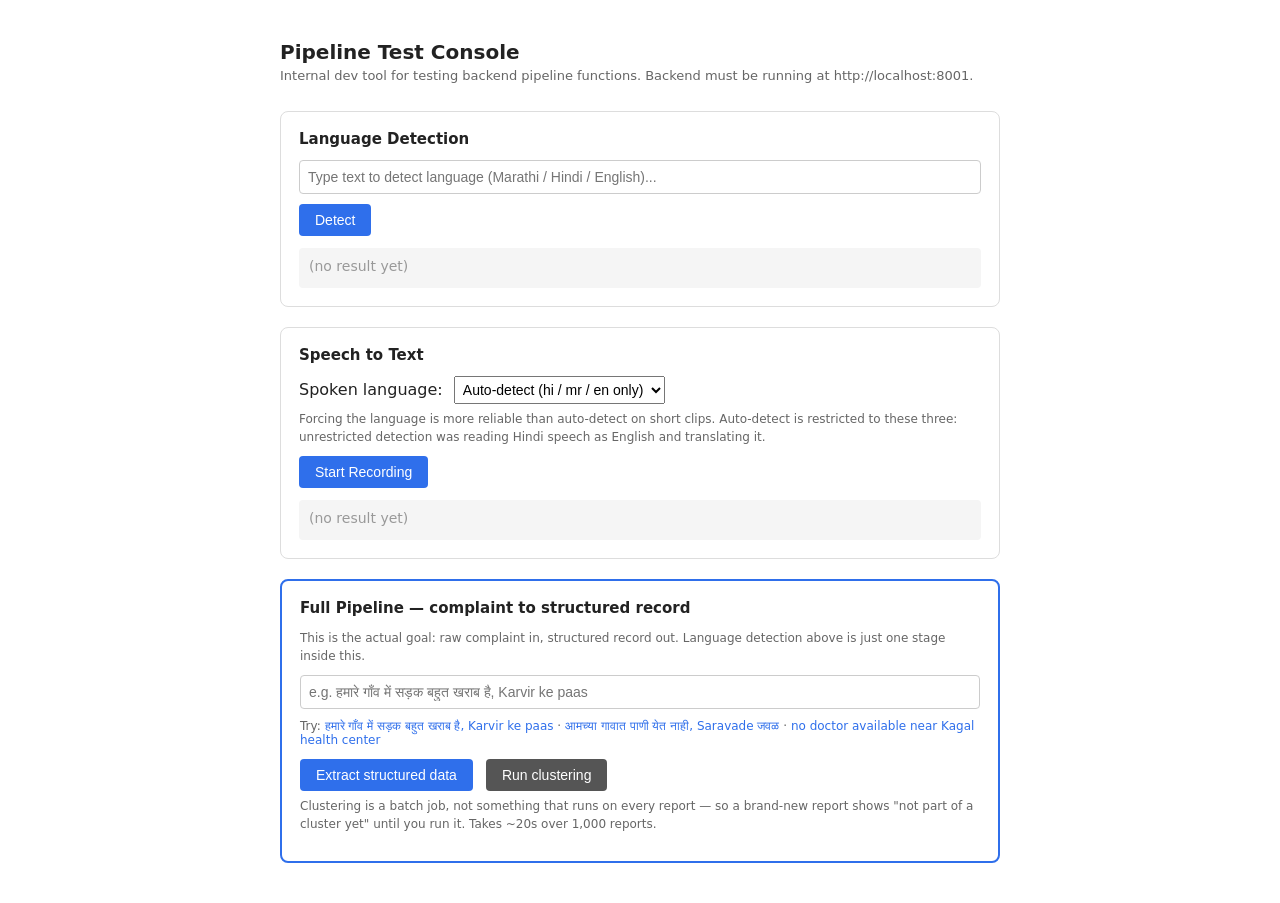
<file: frontend-test/index.html>
<!DOCTYPE html>
<html lang="en">
<head>
<meta charset="UTF-8">
<title>Pipeline Test Console</title>
<style>
  body { font-family: system-ui, sans-serif; max-width: 720px; margin: 40px auto; padding: 0 16px; color: #222; }
  h1 { font-size: 20px; margin-bottom: 4px; }
  .sub { color: #666; font-size: 13px; margin-bottom: 28px; }
  .panel { border: 1px solid #ddd; border-radius: 8px; padding: 18px; margin-bottom: 20px; }
  .panel h2 { font-size: 15px; margin: 0 0 12px; }
  .panel.disabled { opacity: 0.55; }
  input[type="text"] { width: 100%; box-sizing: border-box; padding: 8px; font-size: 14px; border: 1px solid #ccc; border-radius: 4px; margin-bottom: 10px; }
  input[type="file"] { margin-bottom: 10px; }
  button { padding: 8px 16px; font-size: 14px; border: none; border-radius: 4px; background: #2f6feb; color: white; cursor: pointer; }
  button:hover:not(:disabled) { background: #1f5fd9; }
  button:disabled { background: #aaa; cursor: not-allowed; }
  .hint { font-size: 12px; color: #666; margin: 6px 0 10px; line-height: 1.5; }
  #asr-lang { margin-left: 6px; padding: 4px; font-size: 14px; }
  .result { margin-top: 12px; padding: 10px; background: #f5f5f5; border-radius: 4px; font-size: 14px; min-height: 20px; white-space: pre-wrap; word-break: break-word; }
  .result:empty::before { content: "(no result yet)"; color: #999; }
  .spinner { display: none; margin-top: 10px; font-size: 13px; color: #666; }
  .spinner.active { display: block; }
  .error { color: #c0392b; }
  #record-btn.recording { background: #c0392b; }
  #record-status { margin-left: 10px; font-size: 13px; color: #666; }
  .panel.primary { border-color: #2f6feb; border-width: 2px; }
  .examples { font-size: 12px; color: #666; margin-bottom: 12px; }
  .examples a { color: #2f6feb; text-decoration: none; }
  .examples a:hover { text-decoration: underline; }
  table.rec { width: 100%; border-collapse: collapse; margin-top: 12px; font-size: 13px; }
  table.rec td { padding: 6px 8px; border-bottom: 1px solid #eee; vertical-align: top; }
  table.rec td.k { color: #666; width: 42%; }
  table.rec td.v { font-weight: 600; }
  .missing { color: #c0392b; font-weight: 400; }
  .sect { margin-top: 16px; font-size: 12px; text-transform: uppercase;
          letter-spacing: 0.04em; color: #888; border-bottom: 1px solid #ddd;
          padding-bottom: 4px; }
  .bar { height: 14px; background: #2f6feb; border-radius: 2px; display: inline-block;
         vertical-align: middle; }
  .bar.neg { background: #c0392b; }
</style>
</head>
<body>
  <h1>Pipeline Test Console</h1>
  <div class="sub">Internal dev tool for testing backend pipeline functions. Backend must be running at http://localhost:8001.</div>

  <div class="panel">
    <h2>Language Detection</h2>
    <input type="text" id="lang-input" placeholder="Type text to detect language (Marathi / Hindi / English)...">
    <button id="lang-btn">Detect</button>
    <div class="result" id="lang-result"></div>
  </div>

  <div class="panel">
    <h2>Speech to Text</h2>
    <label for="asr-lang">Spoken language:</label>
    <select id="asr-lang">
      <option value="">Auto-detect (hi / mr / en only)</option>
      <option value="hi">Hindi — force</option>
      <option value="mr">Marathi — force</option>
      <option value="en">English — force</option>
    </select>
    <p class="hint">
      Forcing the language is more reliable than auto-detect on short clips.
      Auto-detect is restricted to these three: unrestricted detection was
      reading Hindi speech as English and translating it.
    </p>
    <button id="record-btn">Start Recording</button>
    <span id="record-status"></span>
    <div class="spinner" id="audio-spinner">Transcribing... this can take a few seconds.</div>
    <div class="result" id="audio-result"></div>
  </div>

  <div class="panel primary">
    <h2>Full Pipeline — complaint to structured record</h2>
    <p class="hint">
      This is the actual goal: raw complaint in, structured record out.
      Language detection above is just one stage inside this.
    </p>
    <input type="text" id="pipe-input"
           placeholder="e.g. हमारे गाँव में सड़क बहुत खराब है, Karvir ke paas">
    <div class="examples">
      Try:
      <a href="#" class="ex">हमारे गाँव में सड़क बहुत खराब है, Karvir ke paas</a> ·
      <a href="#" class="ex">आमच्या गावात पाणी येत नाही, Saravade जवळ</a> ·
      <a href="#" class="ex">no doctor available near Kagal health center</a>
    </div>
    <button id="pipe-btn">Extract structured data</button>
    <button id="cluster-btn" style="background:#555; margin-left:8px;">
      Run clustering
    </button>
    <p class="hint">
      Clustering is a batch job, not something that runs on every report — so a
      brand-new report shows "not part of a cluster yet" until you run it.
      Takes ~20s over 1,000 reports.
    </p>
    <div class="spinner" id="pipe-spinner">Running pipeline...</div>
    <div id="pipe-result"></div>
  </div>

<script>
const API_BASE = "http://localhost:8001";

document.getElementById("lang-btn").addEventListener("click", async () => {
  const text = document.getElementById("lang-input").value;
  const resultEl = document.getElementById("lang-result");
  resultEl.textContent = "...";
  try {
    const res = await fetch(`${API_BASE}/test/detect-language`, {
      method: "POST",
      headers: { "Content-Type": "application/json" },
      body: JSON.stringify({ text }),
    });
    if (!res.ok) throw new Error(`HTTP ${res.status}`);
    const data = await res.json();
    resultEl.textContent = data.supported
      ? `${data.language}  (supported)`
      : `${data.language}  — detected, but NOT supported by the pipeline (no keyword dictionaries); the report would be flagged for human review`;
    resultEl.classList.remove("error");
  } catch (err) {
    resultEl.textContent = `Error: ${err.message}`;
    resultEl.classList.add("error");
  }
});

const recordBtn = document.getElementById("record-btn");
const recordStatus = document.getElementById("record-status");
const audioResult = document.getElementById("audio-result");
const audioSpinner = document.getElementById("audio-spinner");

let mediaRecorder = null;
let audioChunks = [];
let isRecording = false;

recordBtn.addEventListener("click", async () => {
  if (isRecording) {
    mediaRecorder.stop();
    return;
  }

  audioResult.textContent = "";
  audioResult.classList.remove("error");

  let stream;
  try {
    stream = await navigator.mediaDevices.getUserMedia({ audio: true });
  } catch (err) {
    audioResult.textContent = `Microphone access denied or unavailable: ${err.message}`;
    audioResult.classList.add("error");
    return;
  }

  audioChunks = [];
  mediaRecorder = new MediaRecorder(stream);

  mediaRecorder.addEventListener("dataavailable", (e) => {
    if (e.data.size > 0) audioChunks.push(e.data);
  });

  mediaRecorder.addEventListener("stop", async () => {
    stream.getTracks().forEach((track) => track.stop());
    isRecording = false;
    recordBtn.textContent = "Start Recording";
    recordBtn.classList.remove("recording");
    recordStatus.textContent = "";

    const blob = new Blob(audioChunks, { type: mediaRecorder.mimeType });
    await sendForTranscription(blob);
  });

  mediaRecorder.start();
  isRecording = true;
  recordBtn.textContent = "Stop Recording";
  recordBtn.classList.add("recording");
  recordStatus.textContent = "Recording... speak now";
});

async function sendForTranscription(blob) {
  const ext = blob.type.includes("webm") ? "webm" : "wav";
  const formData = new FormData();
  formData.append("file", blob, `recording.${ext}`);

  const forced = document.getElementById("asr-lang").value;
  if (forced) formData.append("language", forced);

  audioSpinner.classList.add("active");
  try {
    const res = await fetch(`${API_BASE}/test/transcribe`, {
      method: "POST",
      body: formData,
    });
    if (!res.ok) throw new Error(`HTTP ${res.status}`);
    const data = await res.json();
    const how = data.language_was_detected
      ? `detected ${data.language} (p=${data.language_probability})`
      : `forced ${data.language}`;
    audioResult.textContent =
      `[${how}]  ${data.transcription || "(empty transcription — nothing audible detected)"}`;
  } catch (err) {
    audioResult.textContent = `Error: ${err.message}`;
    audioResult.classList.add("error");
  } finally {
    audioSpinner.classList.remove("active");
  }
}

/* ---------------------------------------------------------------------------
   Full pipeline: complaint text -> structured record -> cluster + score.
   This is what the project is actually for; language detection is one stage
   inside it, which is why seeing "hi-Deva" on its own looks like nothing.
--------------------------------------------------------------------------- */

const pipeInput = document.getElementById("pipe-input");
const pipeBtn = document.getElementById("pipe-btn");
const pipeSpinner = document.getElementById("pipe-spinner");
const pipeResult = document.getElementById("pipe-result");

document.querySelectorAll(".examples a.ex").forEach((a) => {
  a.addEventListener("click", (e) => {
    e.preventDefault();
    pipeInput.value = a.textContent.trim();
    pipeInput.focus();
  });
});

const esc = (s) =>
  String(s).replace(/[&<>"]/g, (c) =>
    ({ "&": "&amp;", "<": "&lt;", ">": "&gt;", '"': "&quot;" }[c]));

function row(label, value, { missing = "not found" } = {}) {
  const empty = value === null || value === undefined || value === "";
  const shown = empty
    ? `<span class="missing">${esc(missing)}</span>`
    : esc(value);
  return `<tr><td class="k">${esc(label)}</td><td class="v">${shown}</td></tr>`;
}

pipeBtn.addEventListener("click", async () => {
  const text = pipeInput.value.trim();
  pipeResult.innerHTML = "";
  if (!text) {
    pipeResult.innerHTML = `<div class="result error">Type a complaint first.</div>`;
    return;
  }

  pipeSpinner.classList.add("active");
  pipeBtn.disabled = true;
  try {
    const res = await fetch(`${API_BASE}/citizen-report`, {
      method: "POST",
      headers: { "Content-Type": "application/json; charset=utf-8" },
      body: JSON.stringify({ text }),
    });
    if (!res.ok) throw new Error(`HTTP ${res.status} — ${await res.text()}`);
    const r = await res.json();

    const place = [r.village, r.block, r.district].filter(Boolean).join(", ");
    const coords =
      r.latitude != null && r.longitude != null
        ? `${r.latitude.toFixed(5)}, ${r.longitude.toFixed(5)}`
        : "";

    let html = `
      <div class="sect">What the citizen said</div>
      <table class="rec">
        ${row("Stored text (PII removed)", r.raw_text)}
        ${row("Language detected", r.language_detected)}
      </table>

      <div class="sect">What the AI extracted</div>
      <table class="rec">
        ${row("Issue category", r.issue_category, { missing: "could not classify" })}
        ${row("Severity", r.severity)}
        ${row("Location mentioned", r.location_raw, { missing: "no place name found" })}
        ${row("Resolved to", place, { missing: "could not geocode" })}
        ${row("Coordinates", coords, { missing: "none" })}
        ${row("Extraction confidence", r.confidence)}
        ${row("Record id", r.id)}
      </table>`;

    // If P3 has already clustered this location, show what it feeds into.
    let cluster = null;
    if (r.cluster_id) {
      const cres = await fetch(`${API_BASE}/clusters/${r.cluster_id}`);
      if (cres.ok) cluster = await cres.json();
    }

    if (cluster) {
      const bd = cluster.priority_breakdown || {};
      const max = Math.max(...Object.values(bd).map((v) => Math.abs(v)), 1);
      const bars = Object.entries(bd)
        .map(([k, v]) => {
          const w = Math.round((Math.abs(v) / max) * 160);
          return `<tr><td class="k">${esc(k)}</td><td class="v">
            <span class="bar ${v < 0 ? "neg" : ""}" style="width:${w}px"></span>
            &nbsp;${v}</td></tr>`;
        })
        .join("");

      html += `
        <div class="sect">What it contributes to</div>
        <table class="rec">
          ${row("Demand cluster", `#${cluster.id} — ${cluster.issue_category}`)}
          ${row("Reports in this cluster", cluster.report_count)}
          ${row("People affected", (cluster.population_affected || 0).toLocaleString())}
          ${row("Priority score", `${cluster.priority_score} / 100`)}
        </table>
        <div class="sect">Why that score (every term, summing to the total)</div>
        <table class="rec">${bars}</table>`;
    } else {
      html += `
        <div class="sect">What it contributes to</div>
        <div class="result">Not part of a demand cluster yet. A single report is
        not a demand signal — it needs corroborating reports nearby before the
        engine will rank it. Run <code>POST /recompute-scores</code> after
        seeding more reports in this area.</div>`;
    }

    pipeResult.innerHTML = html;
  } catch (err) {
    pipeResult.innerHTML = `<div class="result error">Error: ${esc(err.message)}</div>`;
  } finally {
    pipeSpinner.classList.remove("active");
    pipeBtn.disabled = false;
  }
});

pipeInput.addEventListener("keydown", (e) => {
  if (e.key === "Enter") pipeBtn.click();
});

/* Clustering is a batch job (P3 Step 10), so a freshly submitted report has
   no cluster until it runs. This button triggers it, then re-renders the
   last report so the cluster + score section appears. */
const clusterBtn = document.getElementById("cluster-btn");
clusterBtn.addEventListener("click", async () => {
  clusterBtn.disabled = true;
  pipeBtn.disabled = true;
  const original = clusterBtn.textContent;
  clusterBtn.textContent = "Clustering... (~20s)";
  try {
    const res = await fetch(`${API_BASE}/recompute-scores`, { method: "POST" });
    if (!res.ok) throw new Error(`HTTP ${res.status}`);
    const s = await res.json();
    clusterBtn.textContent = `Done — ${s.clusters_created} clusters`;
    // Re-run the last complaint so its cluster and score now show.
    if (pipeInput.value.trim()) pipeBtn.click();
  } catch (err) {
    pipeResult.innerHTML =
      `<div class="result error">Clustering failed: ${esc(err.message)}</div>`;
    clusterBtn.textContent = original;
  } finally {
    clusterBtn.disabled = false;
    pipeBtn.disabled = false;
    setTimeout(() => (clusterBtn.textContent = original), 4000);
  }
});
</script>
</body>
</html>
</file>
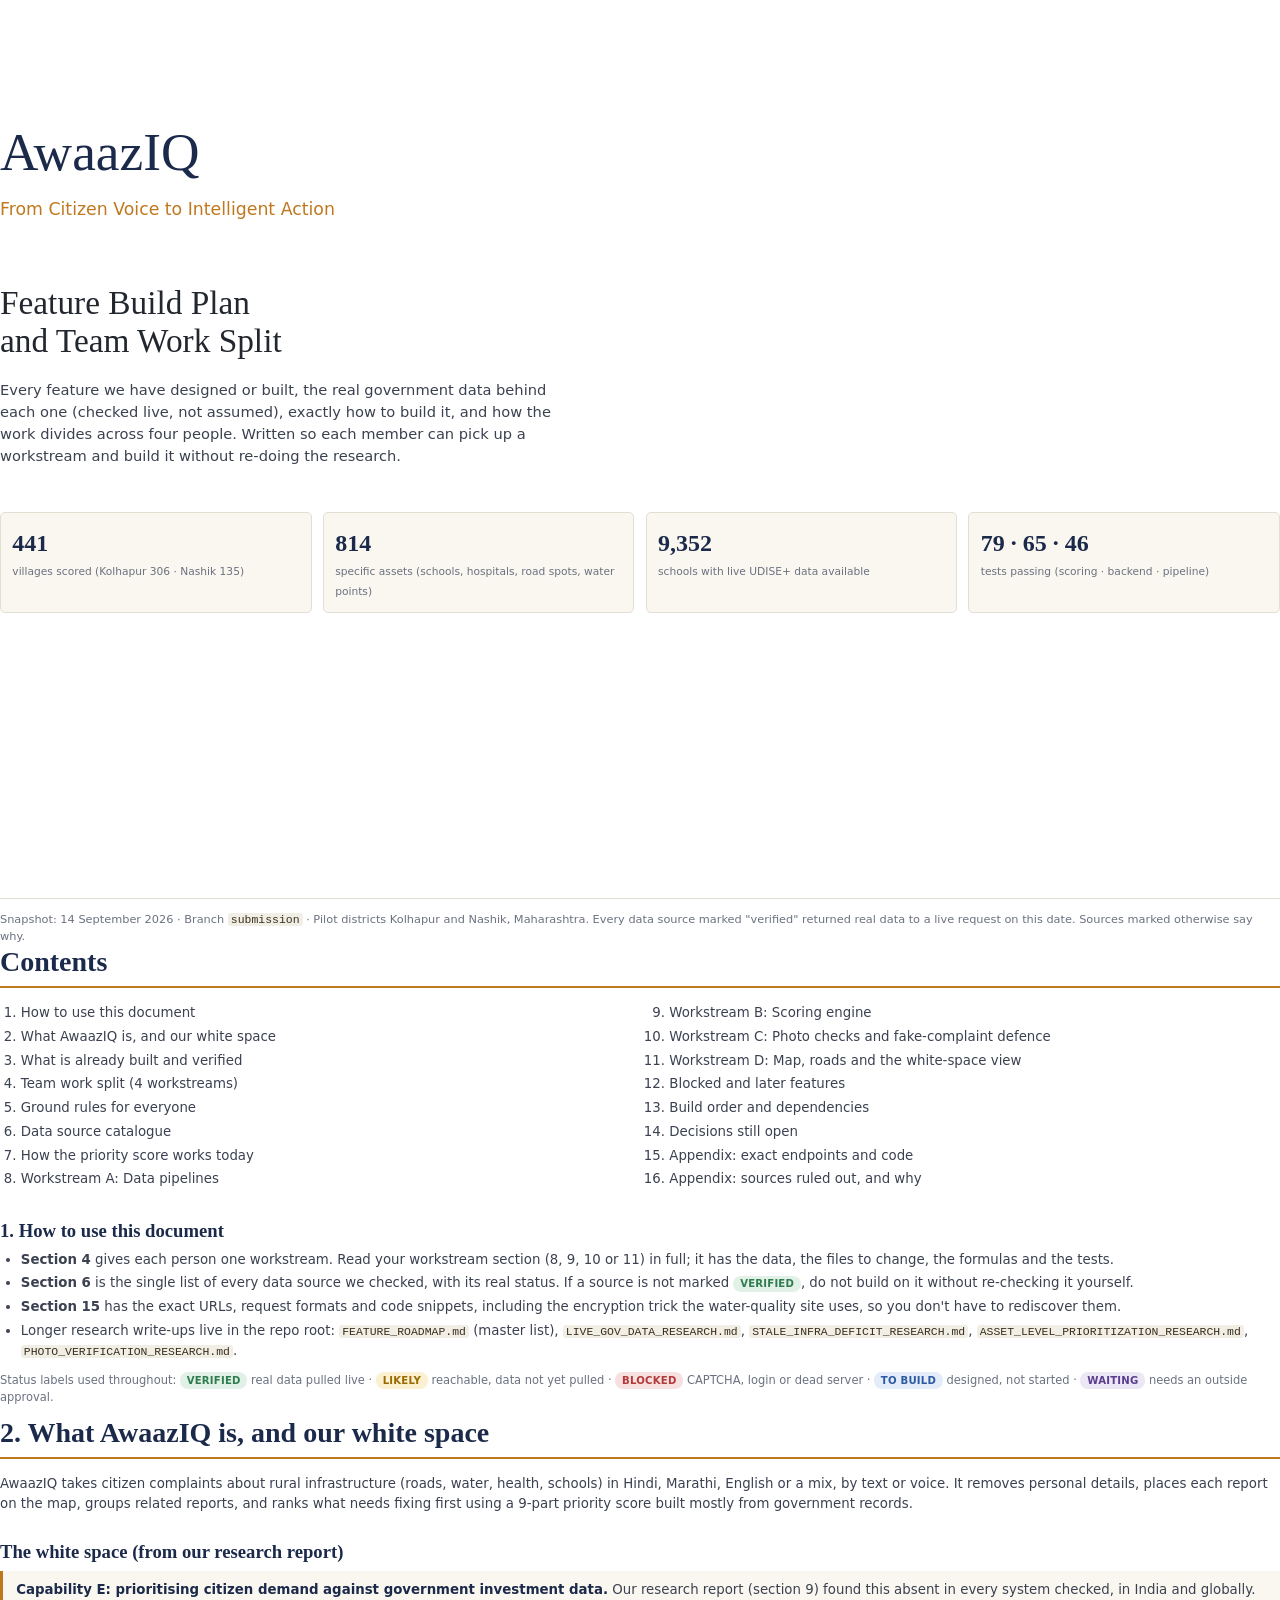
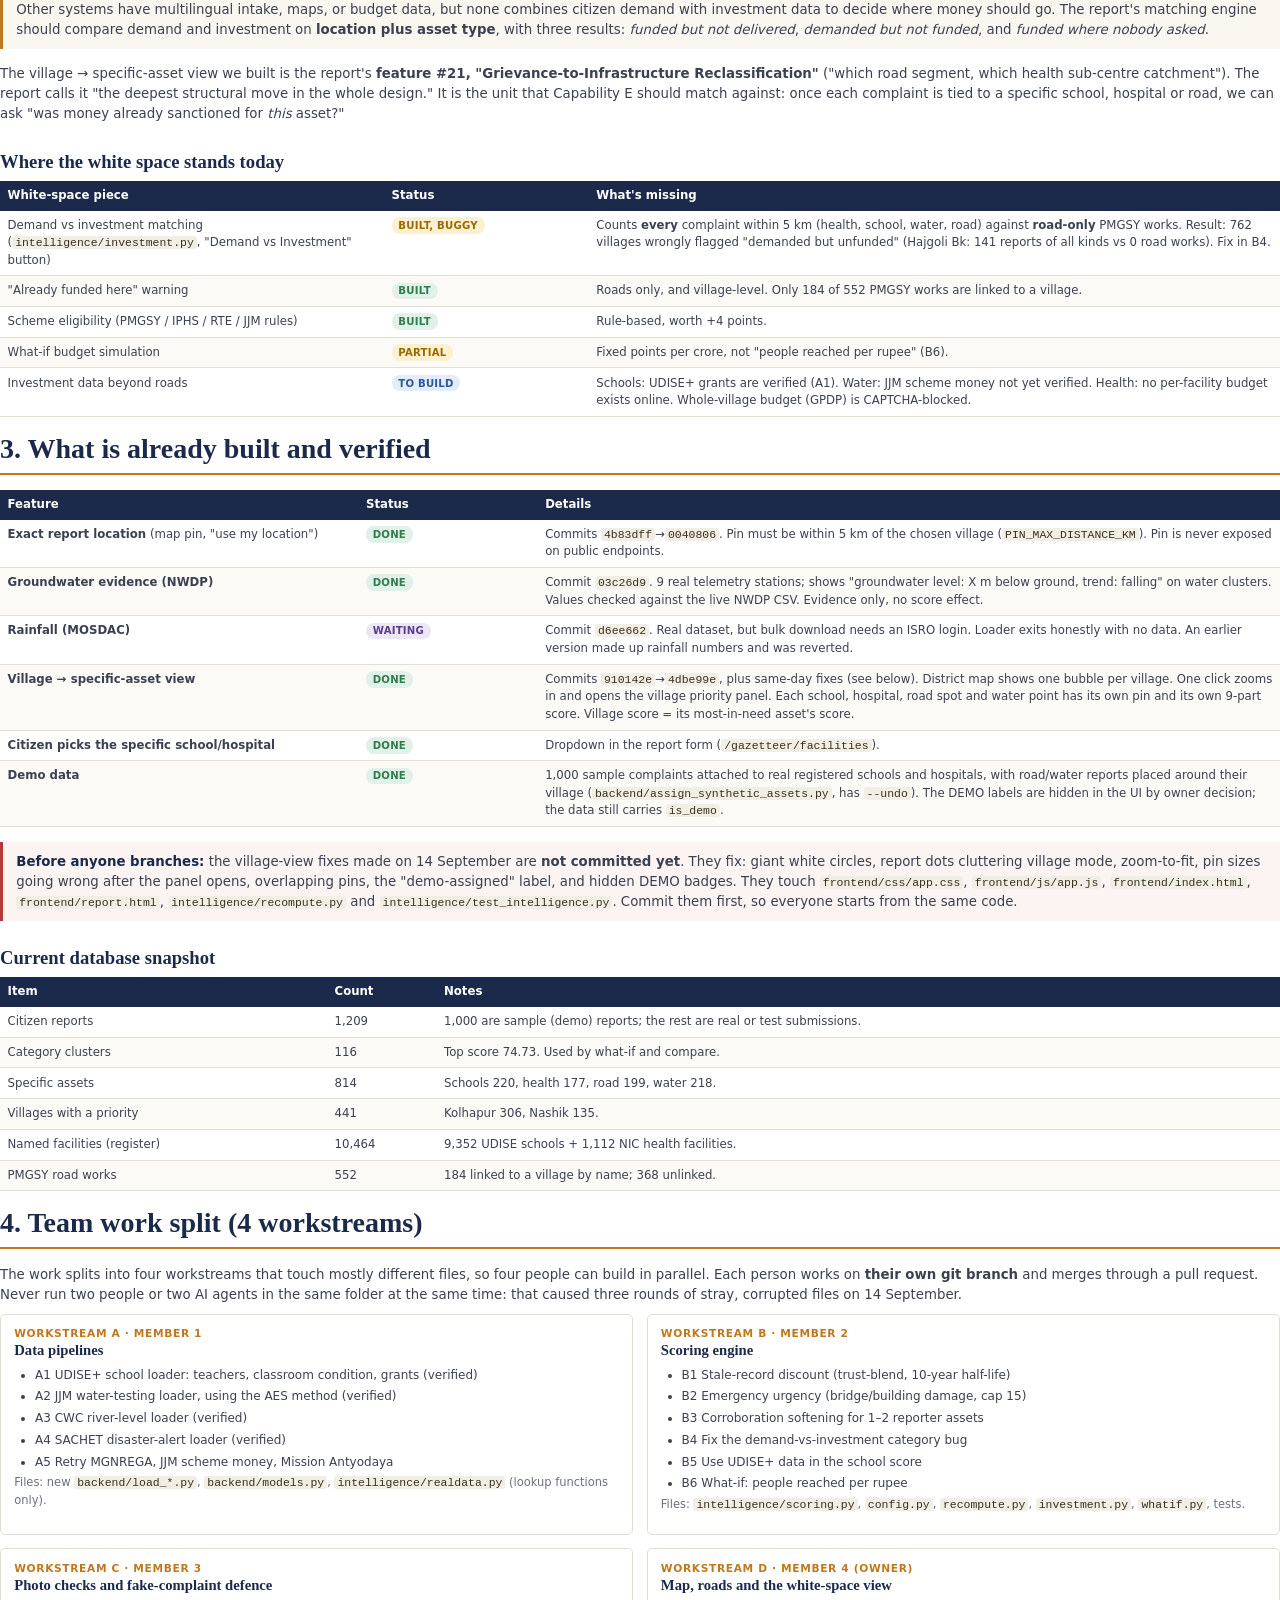
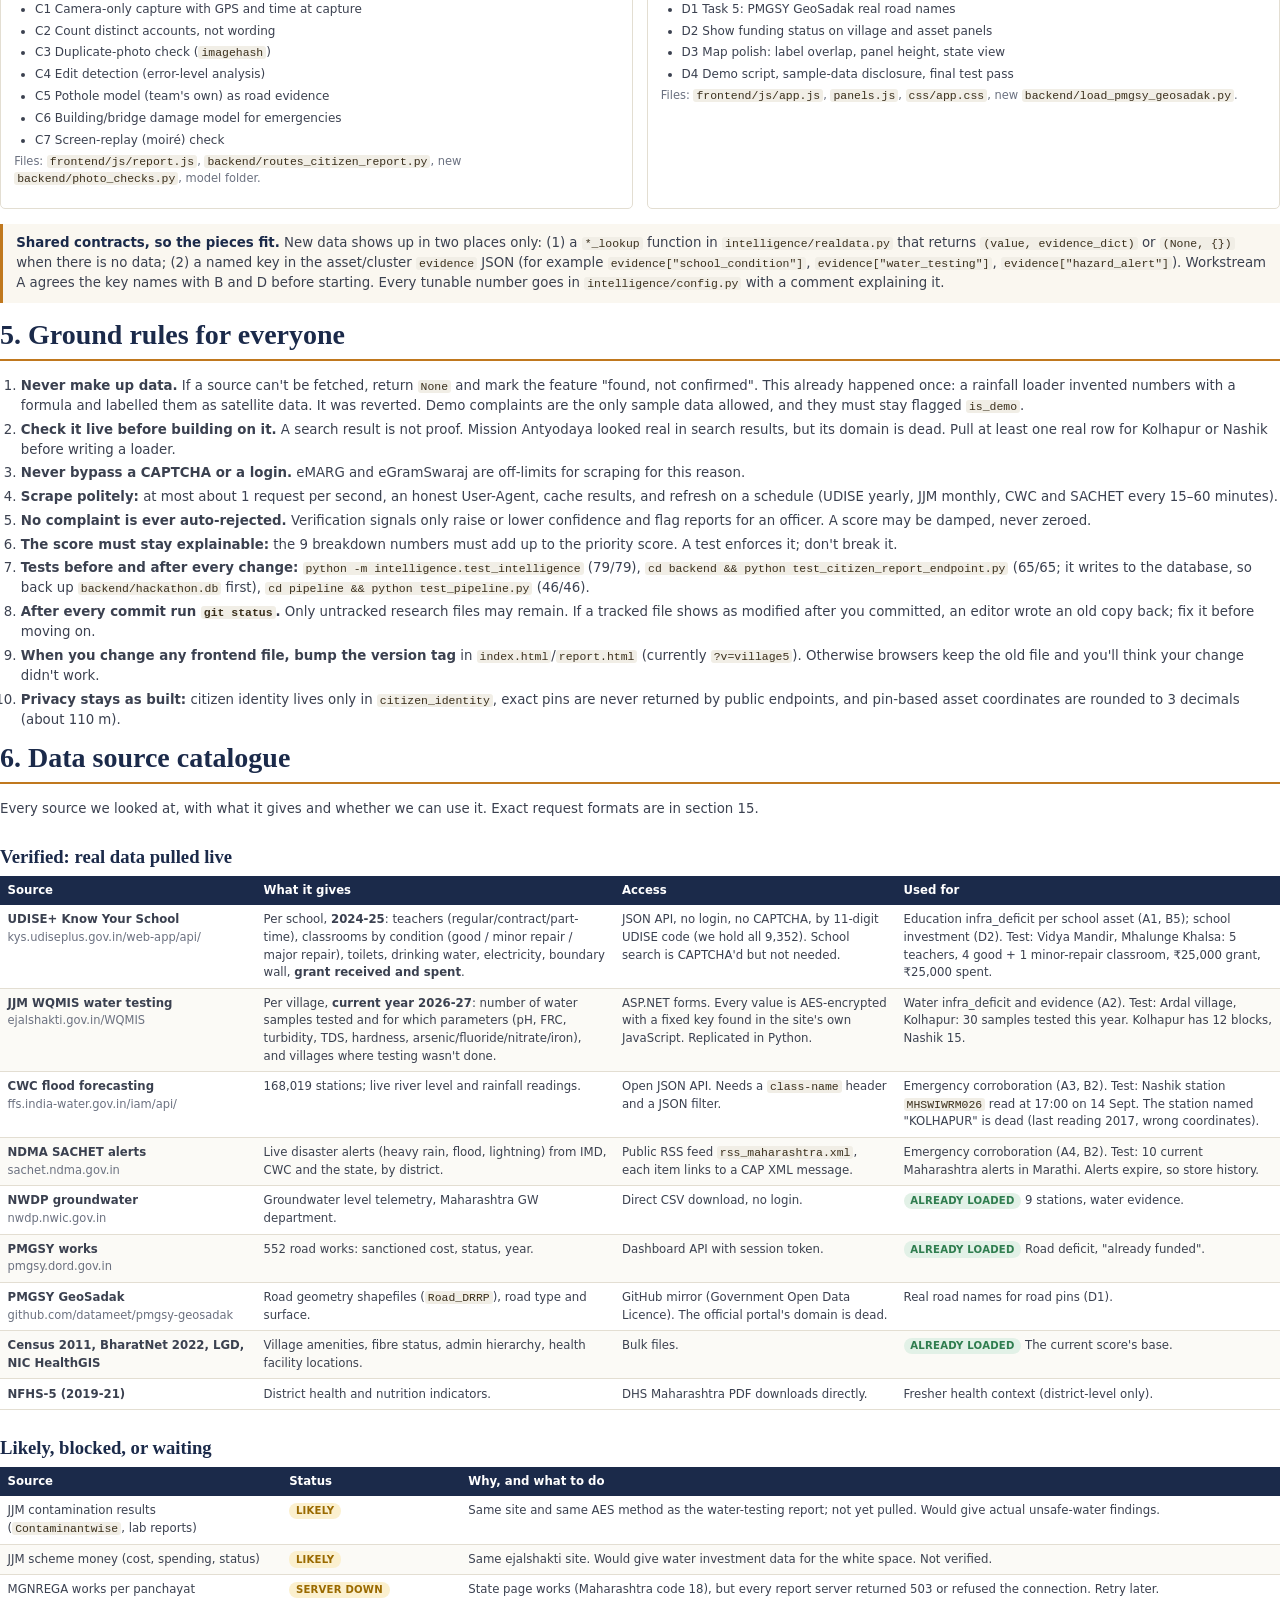
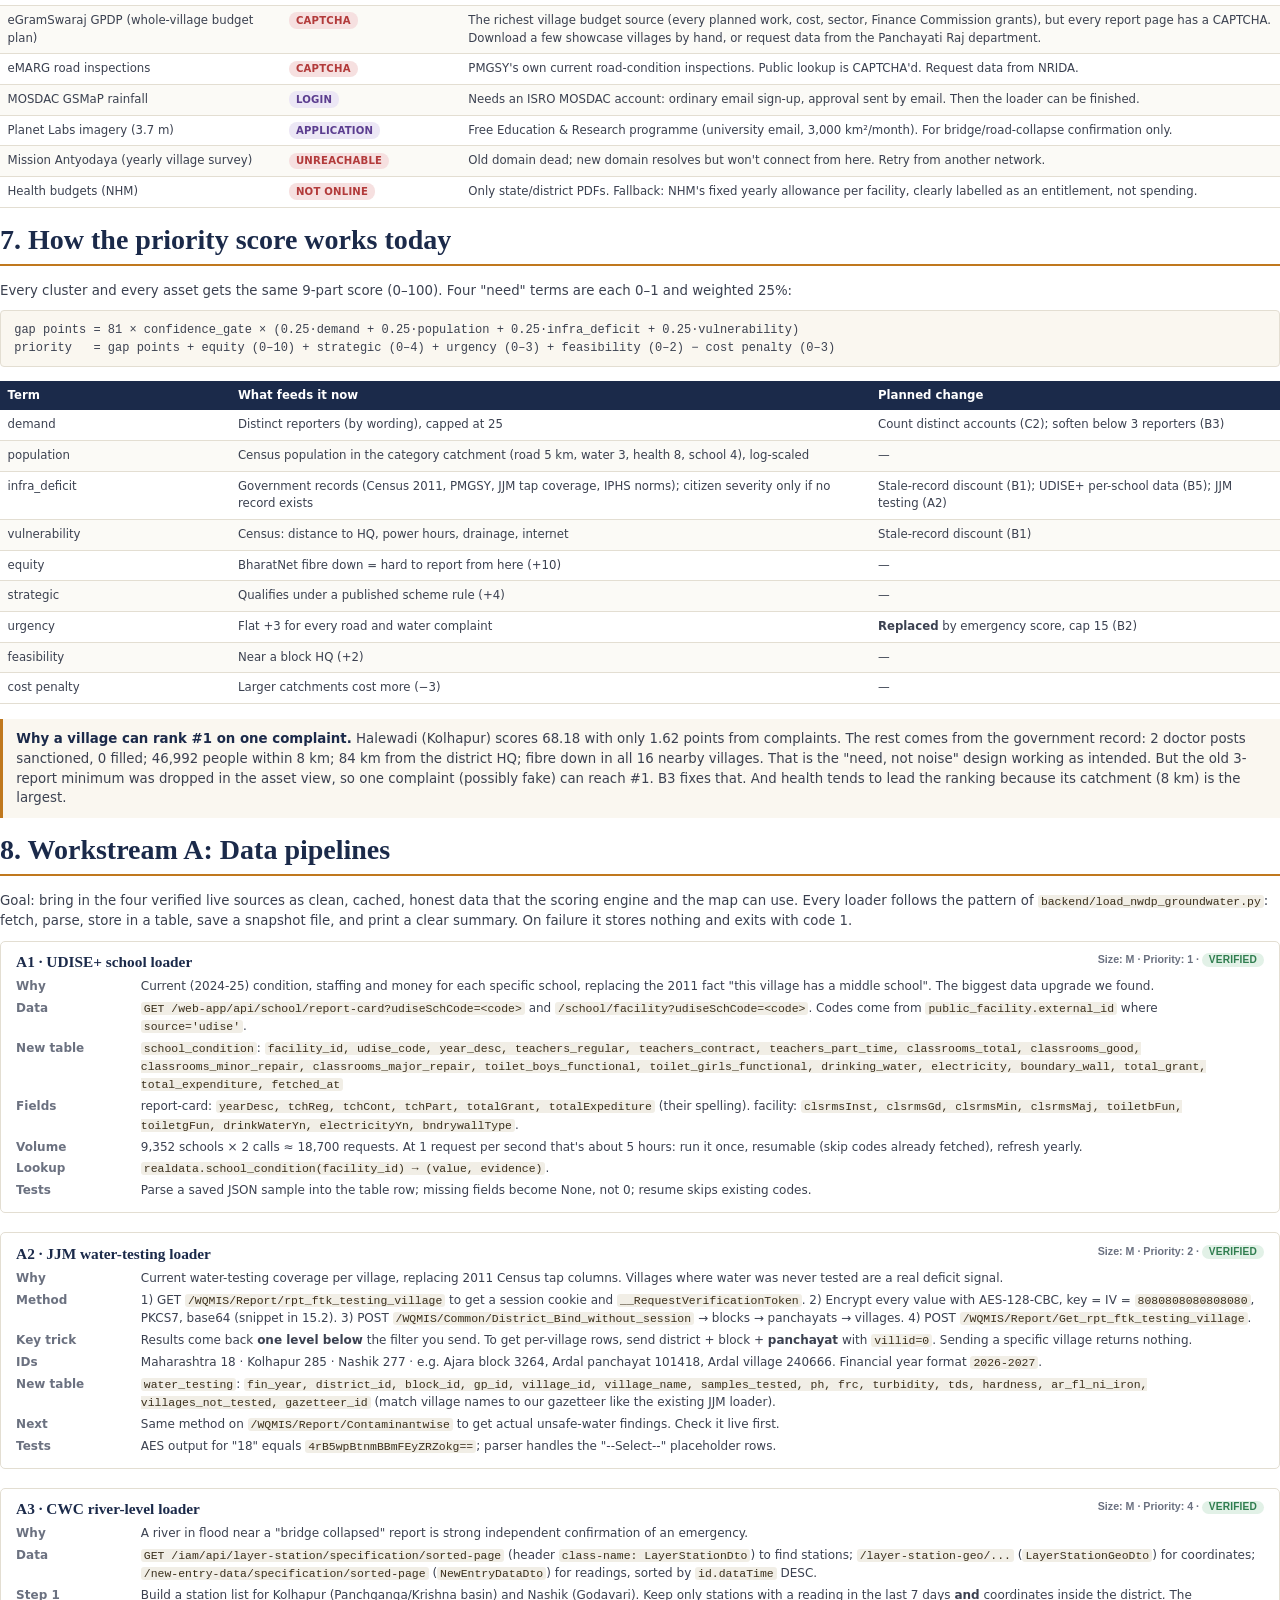
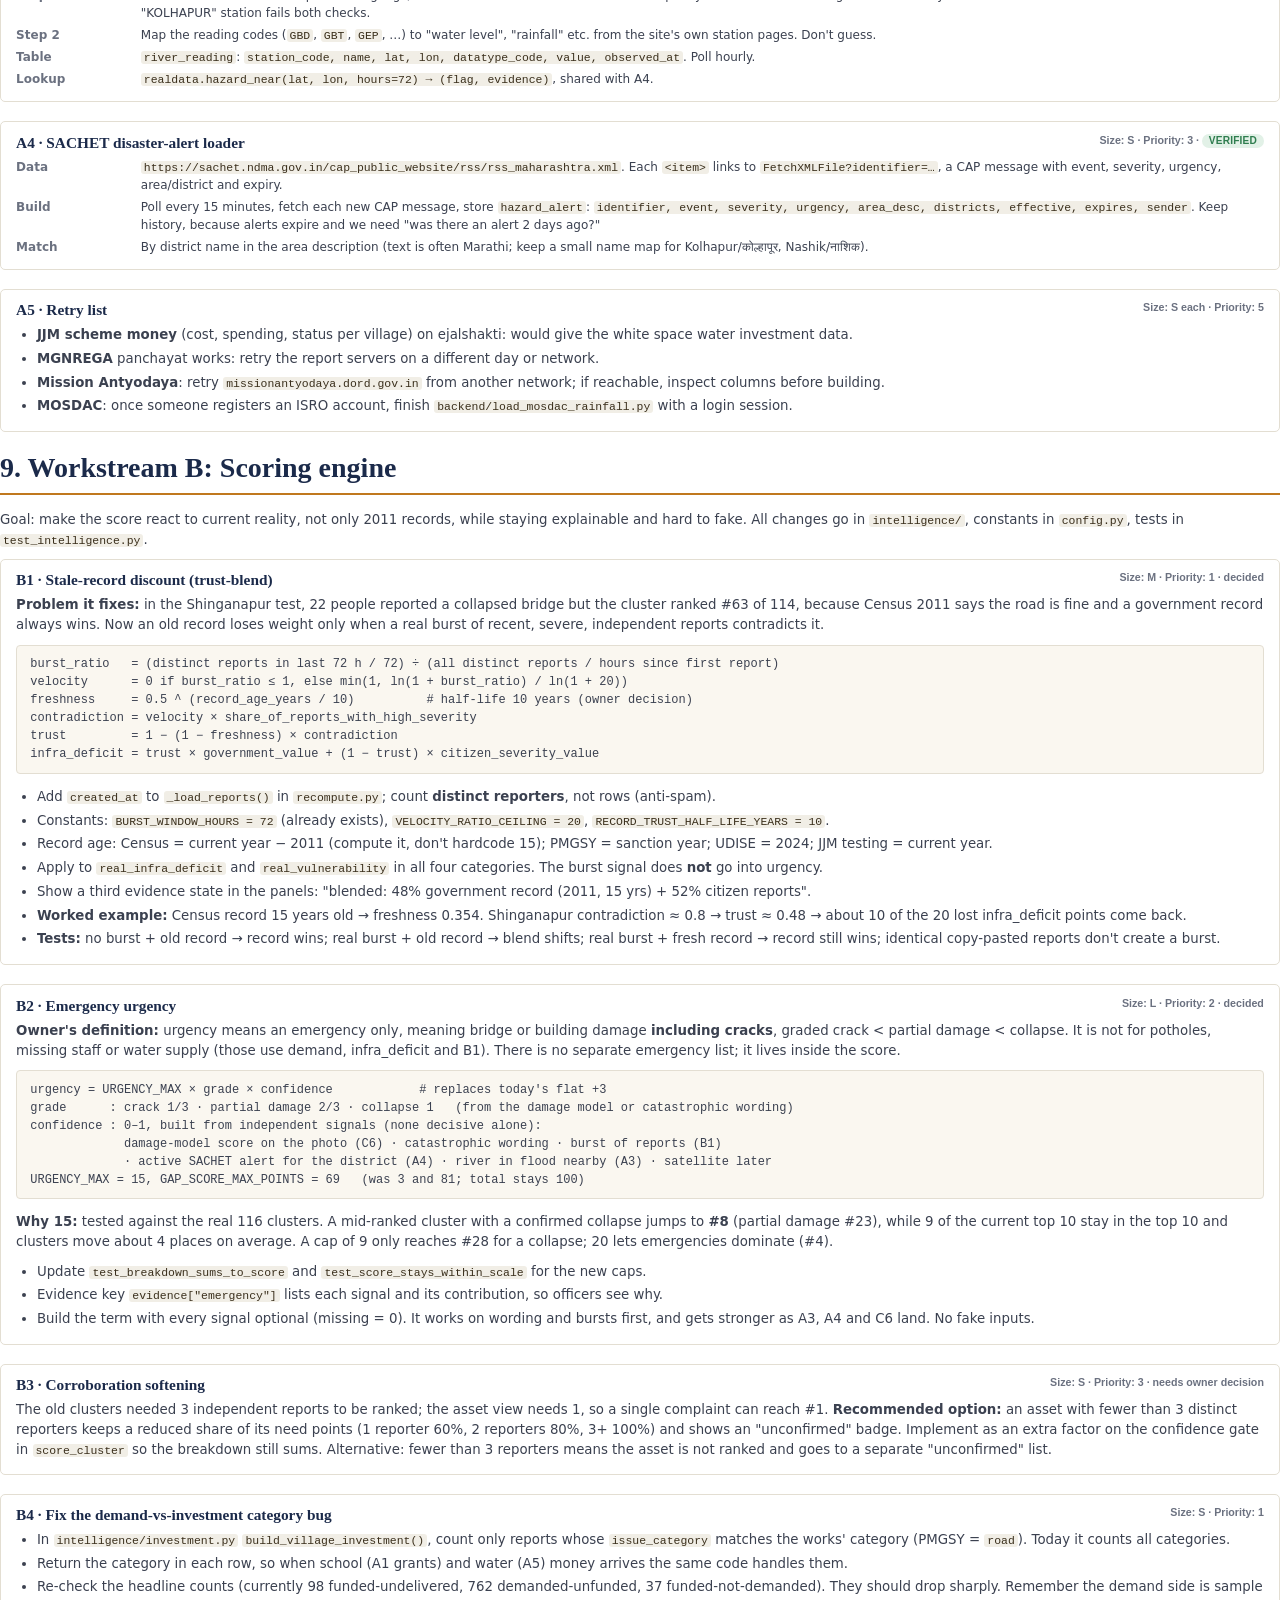
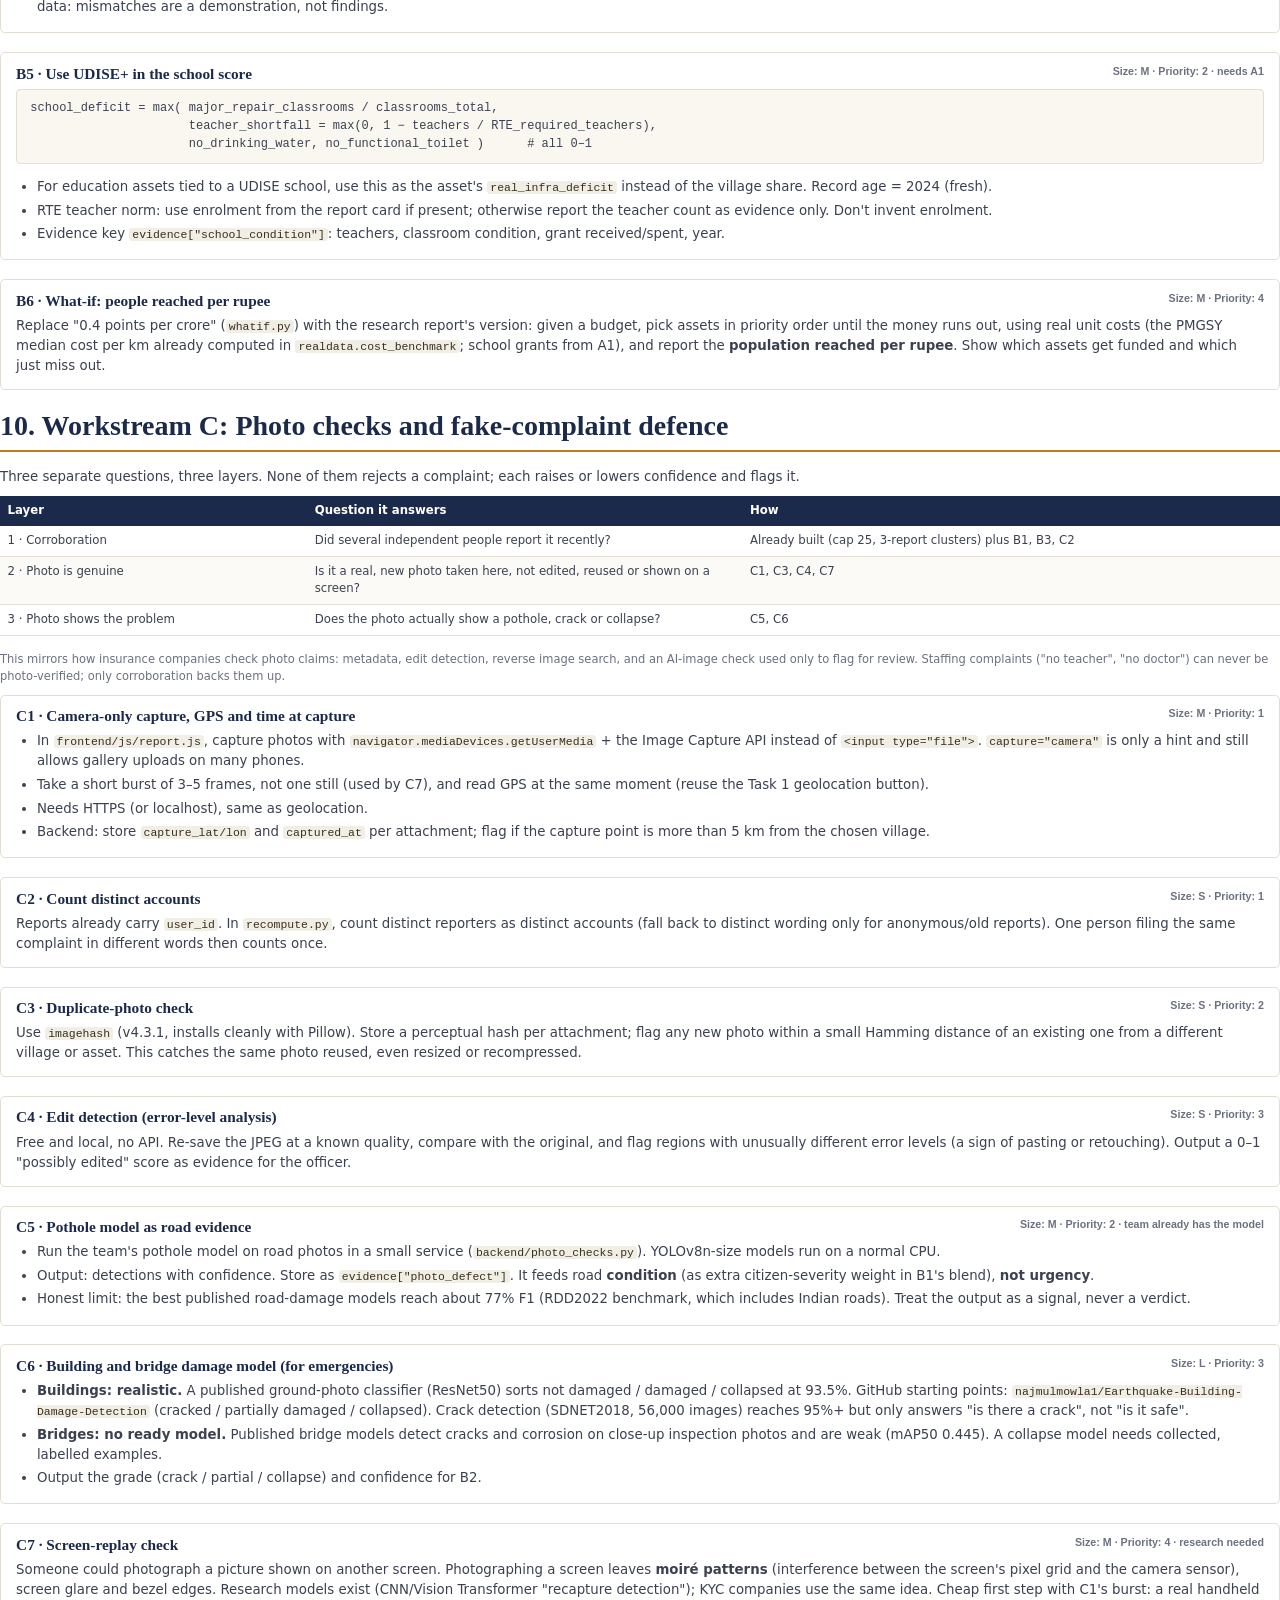
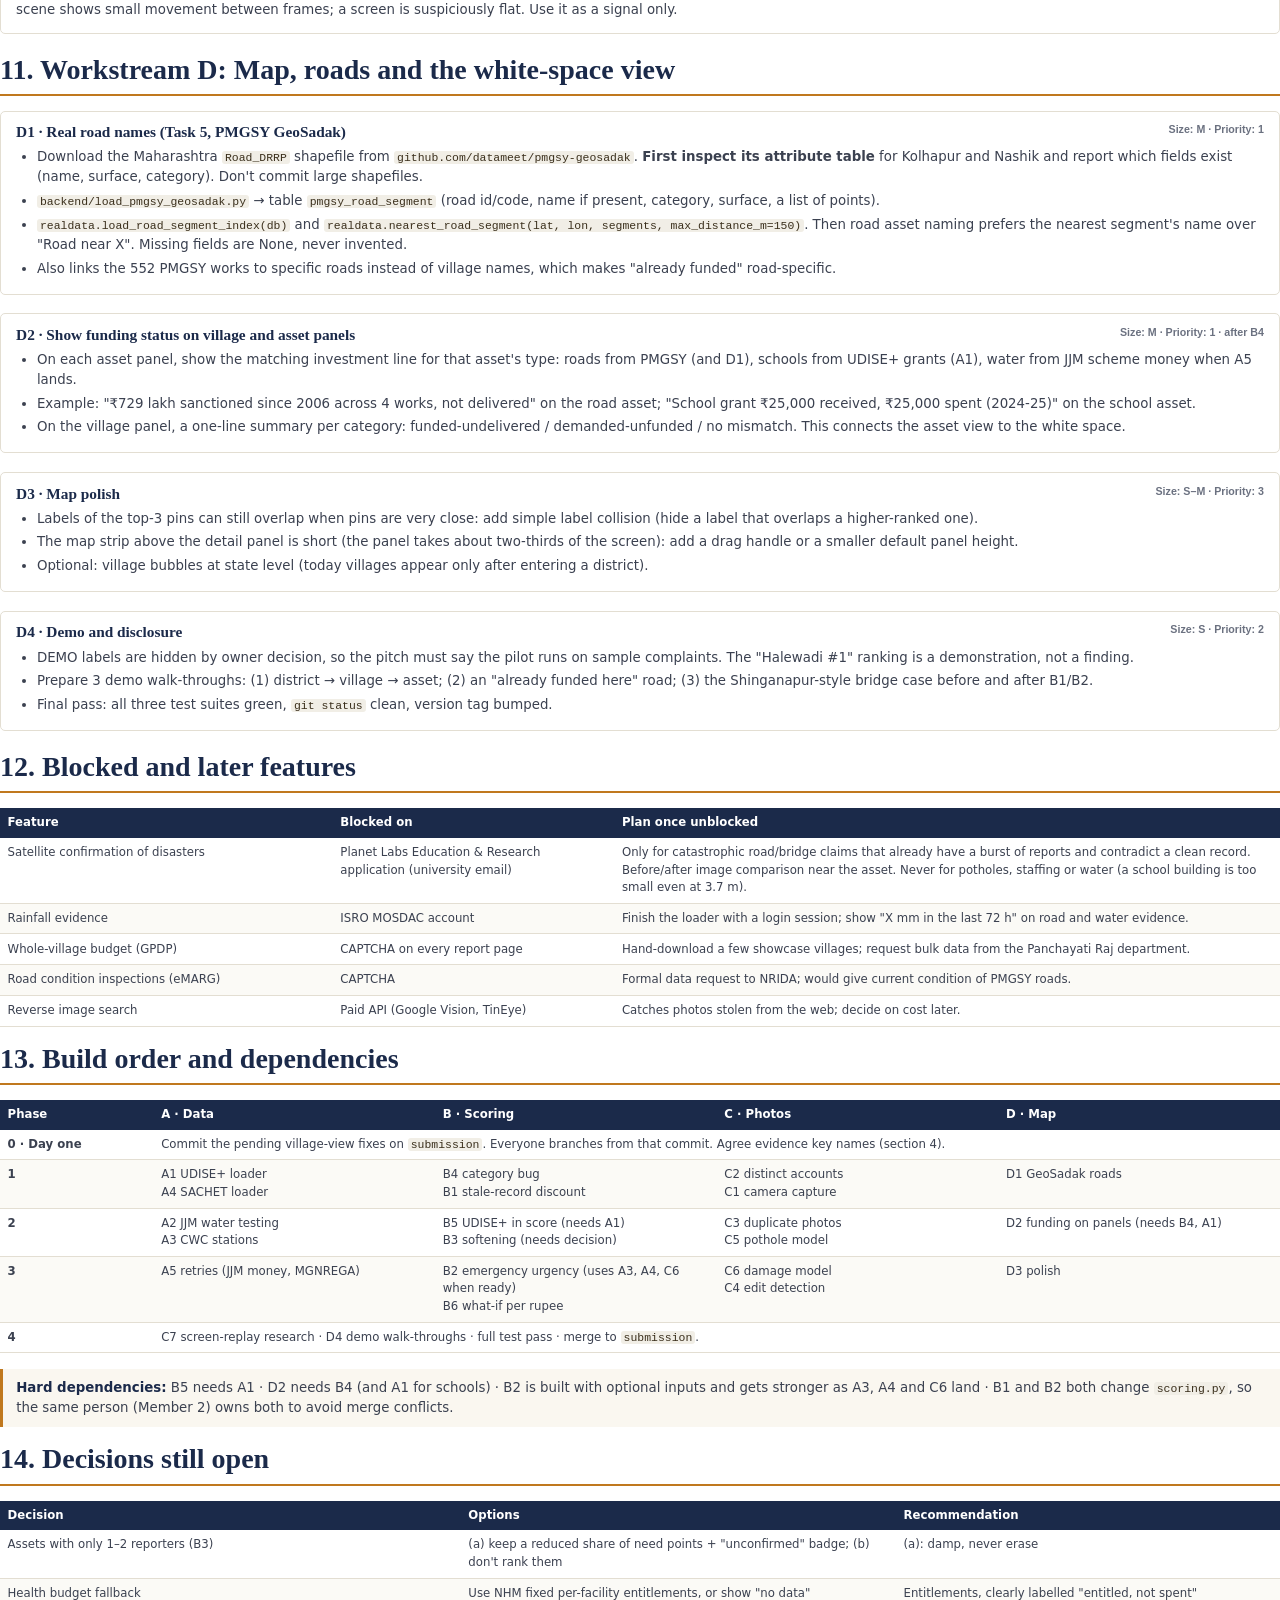
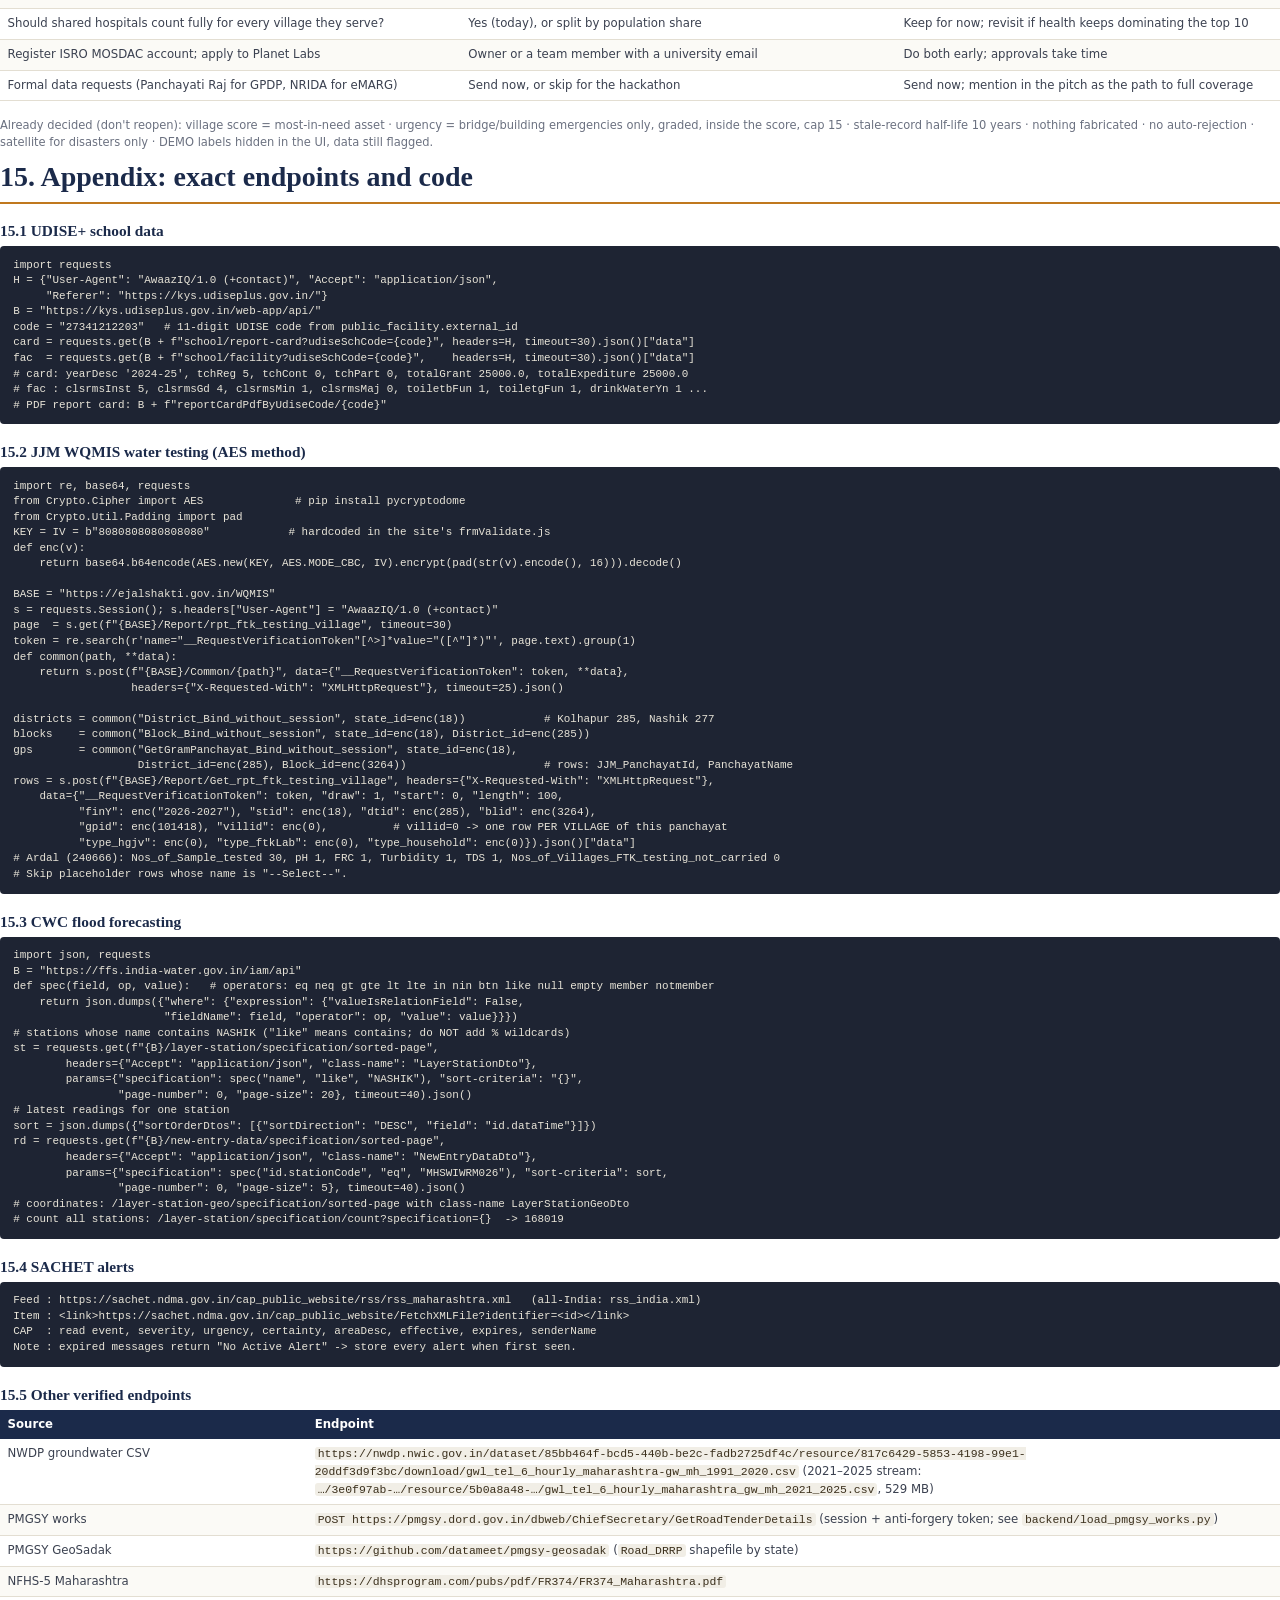
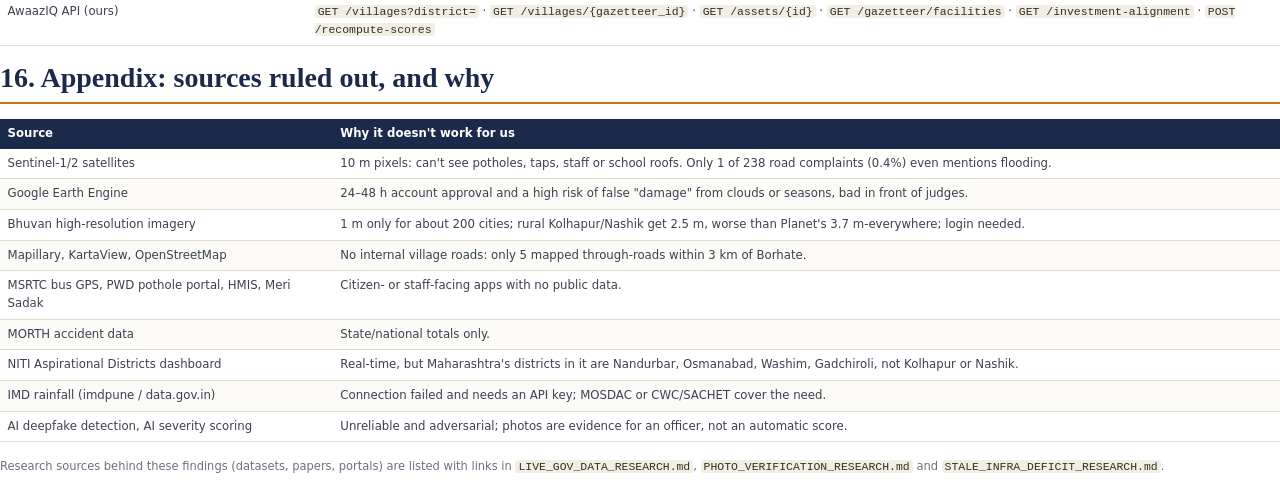
<file: docs/AwaazIQ_Build_Plan.html>
<!DOCTYPE html>
<html lang="en">
<head>
<meta charset="utf-8" />
<title>AwaazIQ — Feature Build Plan</title>
<style>
  @page { size: A4; margin: 18mm 16mm 20mm 16mm; }
  :root {
    --navy: #1b2a4a; --ink: #22262e; --body: #3b4150; --muted: #6b7180;
    --amber: #c0781e; --amber-soft: #f6e7cf; --cream: #faf7f0; --line: #e3ded2;
    --green: #2f7d4f; --green-soft: #e2f1e7; --red: #b23a3a; --red-soft: #f6e0e0;
    --yellow: #9a6a00; --yellow-soft: #fbf0cf; --blue: #2c5aa0; --blue-soft: #e3ecf8;
  }
  * { box-sizing: border-box; }
  html { -webkit-print-color-adjust: exact; print-color-adjust: exact; }
  body { font-family: "Segoe UI", system-ui, -apple-system, Arial, sans-serif; color: var(--body);
         font-size: 10pt; line-height: 1.5; margin: 0; }
  h1, h2, h3 { font-family: Georgia, "Times New Roman", serif; color: var(--navy); line-height: 1.2; }
  h1 { font-size: 21pt; margin: 0 0 4mm; padding-bottom: 2mm; border-bottom: 2px solid var(--amber); page-break-before: always; }
  h1.first { page-break-before: auto; }
  h2 { font-size: 14pt; margin: 7mm 0 2mm; }
  h3 { font-size: 11.5pt; margin: 5mm 0 1.5mm; }
  p { margin: 0 0 2.5mm; }
  ul, ol { margin: 0 0 3mm; padding-left: 5.5mm; }
  li { margin-bottom: 1mm; }
  code, .mono { font-family: Consolas, "Cascadia Mono", monospace; font-size: 8.6pt; background: #f1eee6;
                padding: 0 3px; border-radius: 3px; color: #3a2f1c; word-break: break-word; }
  pre { font-family: Consolas, "Cascadia Mono", monospace; font-size: 8.2pt; background: #1e2433; color: #e8e4d8;
        padding: 3mm 3.5mm; border-radius: 4px; white-space: pre-wrap; word-break: break-word; margin: 1mm 0 3.5mm;
        page-break-inside: avoid; line-height: 1.42; }
  table { width: 100%; border-collapse: collapse; margin: 1.5mm 0 4mm; font-size: 8.8pt; page-break-inside: auto; }
  thead { display: table-header-group; }
  tr { page-break-inside: avoid; }
  th { background: var(--navy); color: #fff; text-align: left; font-weight: 600; padding: 1.6mm 2mm; }
  td { border-bottom: 1px solid var(--line); padding: 1.6mm 2mm; vertical-align: top; }
  tr:nth-child(even) td { background: #fbfaf6; }
  .pill { display: inline-block; font-size: 7.6pt; font-weight: 700; padding: 0.2mm 1.8mm; border-radius: 8px;
          letter-spacing: .02em; white-space: nowrap; }
  .ok { background: var(--green-soft); color: var(--green); }
  .no { background: var(--red-soft); color: var(--red); }
  .maybe { background: var(--yellow-soft); color: var(--yellow); }
  .todo { background: var(--blue-soft); color: var(--blue); }
  .block { background: #ece7f5; color: #5b3d8f; }
  .callout { background: var(--cream); border-left: 3px solid var(--amber); padding: 2.5mm 3.5mm; margin: 2mm 0 4mm;
             page-break-inside: avoid; }
  .callout.warn { border-left-color: var(--red); background: #fcf4f2; }
  .callout.good { border-left-color: var(--green); background: #f3f9f5; }
  .callout b:first-child { color: var(--navy); }
  .spec { border: 1px solid var(--line); border-radius: 5px; padding: 3mm 4mm 1mm; margin: 0 0 5mm;
          page-break-inside: avoid; break-inside: avoid; }
  .kv { break-inside: avoid; }
  .spec h3 { margin-top: 0; display: flex; justify-content: space-between; gap: 4mm; }
  .spec h3 .meta { font-family: "Segoe UI", sans-serif; font-size: 8pt; color: var(--muted); font-weight: 600; white-space: nowrap; }
  .kv { display: grid; grid-template-columns: 30mm 1fr; gap: 1mm 3mm; font-size: 9pt; margin-bottom: 2.5mm; }
  .kv div:nth-child(odd) { color: var(--muted); font-weight: 600; }
  .cover { height: 250mm; display: flex; flex-direction: column; justify-content: space-between; }
  .cover .brand { font-family: Georgia, serif; font-size: 40pt; color: var(--navy); margin-top: 30mm; }
  .cover .tag { color: var(--amber); font-size: 13pt; margin-top: 1mm; }
  .cover .title { font-family: Georgia, serif; font-size: 25pt; color: var(--ink); margin-top: 16mm; line-height: 1.15; }
  .cover .sub { font-size: 11pt; color: var(--body); margin-top: 5mm; max-width: 150mm; }
  .cover .facts { display: grid; grid-template-columns: repeat(4, 1fr); gap: 3mm; margin-top: 12mm; }
  .cover .fact { background: var(--cream); border: 1px solid var(--line); border-radius: 5px; padding: 3mm; }
  .cover .fact b { display: block; font-family: Georgia, serif; font-size: 18pt; color: var(--navy); }
  .cover .fact span { font-size: 8pt; color: var(--muted); }
  .cover .foot { font-size: 8.5pt; color: var(--muted); border-top: 1px solid var(--line); padding-top: 3mm; }
  .toc ol { columns: 2; column-gap: 10mm; font-size: 10pt; }
  .team { display: grid; grid-template-columns: 1fr 1fr; gap: 3.5mm; margin: 2mm 0 4mm; }
  .card { border: 1px solid var(--line); border-radius: 5px; padding: 3mm 3.5mm; page-break-inside: avoid; background: #fff; }
  .card h3 { margin: 0 0 1.5mm; font-size: 11pt; }
  .card .who { font-size: 8pt; font-weight: 700; color: var(--amber); letter-spacing: .06em; text-transform: uppercase; }
  .card ul { margin: 0; font-size: 9pt; }
  .small { font-size: 8.6pt; color: var(--muted); }
  .formula { font-family: Consolas, monospace; font-size: 9pt; background: var(--cream); border: 1px solid var(--line);
             border-radius: 4px; padding: 2.5mm 3.5mm; margin: 1mm 0 3.5mm; page-break-inside: avoid; white-space: pre-wrap; }
  .nobreak { page-break-inside: avoid; }
</style>
</head>
<body>

<!-- ============================================================ COVER -->
<section class="cover">
  <div>
    <div class="brand">AwaazIQ</div>
    <div class="tag">From Citizen Voice to Intelligent Action</div>
    <div class="title">Feature Build Plan<br/>and Team Work Split</div>
    <div class="sub">
      Every feature we have designed or built, the real government data behind each one
      (checked live, not assumed), exactly how to build it, and how the work divides across
      four people. Written so each member can pick up a workstream and build it without
      re-doing the research.
    </div>
    <div class="facts">
      <div class="fact"><b>441</b><span>villages scored (Kolhapur 306 · Nashik 135)</span></div>
      <div class="fact"><b>814</b><span>specific assets (schools, hospitals, road spots, water points)</span></div>
      <div class="fact"><b>9,352</b><span>schools with live UDISE+ data available</span></div>
      <div class="fact"><b>79 · 65 · 46</b><span>tests passing (scoring · backend · pipeline)</span></div>
    </div>
  </div>
  <div class="foot">
    Snapshot: 14 September 2026 · Branch <code>submission</code> · Pilot districts Kolhapur and Nashik, Maharashtra.
    Every data source marked "verified" returned real data to a live request on this date. Sources marked otherwise say why.
  </div>
</section>

<!-- ============================================================ CONTENTS -->
<h1>Contents</h1>
<div class="toc">
<ol>
  <li>How to use this document</li>
  <li>What AwaazIQ is, and our white space</li>
  <li>What is already built and verified</li>
  <li>Team work split (4 workstreams)</li>
  <li>Ground rules for everyone</li>
  <li>Data source catalogue</li>
  <li>How the priority score works today</li>
  <li>Workstream A: Data pipelines</li>
  <li>Workstream B: Scoring engine</li>
  <li>Workstream C: Photo checks and fake-complaint defence</li>
  <li>Workstream D: Map, roads and the white-space view</li>
  <li>Blocked and later features</li>
  <li>Build order and dependencies</li>
  <li>Decisions still open</li>
  <li>Appendix: exact endpoints and code</li>
  <li>Appendix: sources ruled out, and why</li>
</ol>
</div>

<h2>1. How to use this document</h2>
<ul>
  <li><b>Section 4</b> gives each person one workstream. Read your workstream section (8, 9, 10 or 11) in full; it has
      the data, the files to change, the formulas and the tests.</li>
  <li><b>Section 6</b> is the single list of every data source we checked, with its real status. If a source is not
      marked <span class="pill ok">VERIFIED</span>, do not build on it without re-checking it yourself.</li>
  <li><b>Section 15</b> has the exact URLs, request formats and code snippets, including the encryption trick the
      water-quality site uses, so you don't have to rediscover them.</li>
  <li>Longer research write-ups live in the repo root: <code>FEATURE_ROADMAP.md</code> (master list),
      <code>LIVE_GOV_DATA_RESEARCH.md</code>, <code>STALE_INFRA_DEFICIT_RESEARCH.md</code>,
      <code>ASSET_LEVEL_PRIORITIZATION_RESEARCH.md</code>, <code>PHOTO_VERIFICATION_RESEARCH.md</code>.</li>
</ul>

<p class="small">Status labels used throughout:
<span class="pill ok">VERIFIED</span> real data pulled live ·
<span class="pill maybe">LIKELY</span> reachable, data not yet pulled ·
<span class="pill no">BLOCKED</span> CAPTCHA, login or dead server ·
<span class="pill todo">TO BUILD</span> designed, not started ·
<span class="pill block">WAITING</span> needs an outside approval.</p>

<!-- ============================================================ 2 -->
<h1>2. What AwaazIQ is, and our white space</h1>
<p>AwaazIQ takes citizen complaints about rural infrastructure (roads, water, health, schools) in Hindi, Marathi,
English or a mix, by text or voice. It removes personal details, places each report on the map, groups related reports,
and ranks what needs fixing first using a 9-part priority score built mostly from government records.</p>

<h2>The white space (from our research report)</h2>
<div class="callout">
  <b>Capability E: prioritising citizen demand against government investment data.</b>
  Our research report (section 9) found this absent in every system checked, in India and globally. Other systems have
  multilingual intake, maps, or budget data, but none combines citizen demand with investment data to decide where money
  should go. The report's matching engine should compare demand and investment on <b>location plus asset type</b>, with
  three results: <i>funded but not delivered</i>, <i>demanded but not funded</i>, and <i>funded where nobody asked</i>.
</div>
<p>The village → specific-asset view we built is the report's <b>feature #21, "Grievance-to-Infrastructure
Reclassification"</b> ("which road segment, which health sub-centre catchment"). The report calls it "the deepest
structural move in the whole design." It is the unit that Capability E should match against: once each complaint is
tied to a specific school, hospital or road, we can ask "was money already sanctioned for <i>this</i> asset?"</p>

<h2>Where the white space stands today</h2>
<table>
<thead><tr><th style="width:30%">White-space piece</th><th style="width:16%">Status</th><th>What's missing</th></tr></thead>
<tbody>
<tr><td>Demand vs investment matching (<code>intelligence/investment.py</code>, "Demand vs Investment" button)</td>
    <td><span class="pill maybe">BUILT, BUGGY</span></td>
    <td>Counts <b>every</b> complaint within 5 km (health, school, water, road) against <b>road-only</b> PMGSY works.
    Result: 762 villages wrongly flagged "demanded but unfunded" (Hajgoli Bk: 141 reports of all kinds vs 0 road works).
    Fix in B4.</td></tr>
<tr><td>"Already funded here" warning</td><td><span class="pill ok">BUILT</span></td>
    <td>Roads only, and village-level. Only 184 of 552 PMGSY works are linked to a village.</td></tr>
<tr><td>Scheme eligibility (PMGSY / IPHS / RTE / JJM rules)</td><td><span class="pill ok">BUILT</span></td>
    <td>Rule-based, worth +4 points.</td></tr>
<tr><td>What-if budget simulation</td><td><span class="pill maybe">PARTIAL</span></td>
    <td>Fixed points per crore, not "people reached per rupee" (B6).</td></tr>
<tr><td>Investment data beyond roads</td><td><span class="pill todo">TO BUILD</span></td>
    <td>Schools: UDISE+ grants are verified (A1). Water: JJM scheme money not yet verified. Health: no per-facility
    budget exists online. Whole-village budget (GPDP) is CAPTCHA-blocked.</td></tr>
</tbody>
</table>

<!-- ============================================================ 3 -->
<h1>3. What is already built and verified</h1>
<table>
<thead><tr><th style="width:28%">Feature</th><th style="width:14%">Status</th><th>Details</th></tr></thead>
<tbody>
<tr><td><b>Exact report location</b> (map pin, "use my location")</td><td><span class="pill ok">DONE</span></td>
  <td>Commits <code>4b83dff</code>→<code>0040806</code>. Pin must be within 5 km of the chosen village
  (<code>PIN_MAX_DISTANCE_KM</code>). Pin is never exposed on public endpoints.</td></tr>
<tr><td><b>Groundwater evidence (NWDP)</b></td><td><span class="pill ok">DONE</span></td>
  <td>Commit <code>03c26d9</code>. 9 real telemetry stations; shows "groundwater level: X m below ground, trend: falling" on
  water clusters. Values checked against the live NWDP CSV. Evidence only, no score effect.</td></tr>
<tr><td><b>Rainfall (MOSDAC)</b></td><td><span class="pill block">WAITING</span></td>
  <td>Commit <code>d6ee662</code>. Real dataset, but bulk download needs an ISRO login. Loader exits honestly with no
  data. An earlier version made up rainfall numbers and was reverted.</td></tr>
<tr><td><b>Village → specific-asset view</b></td><td><span class="pill ok">DONE</span></td>
  <td>Commits <code>910142e</code>→<code>4dbe99e</code>, plus same-day fixes (see below). District map shows one bubble
  per village. One click zooms in and opens the village priority panel. Each school, hospital, road spot and water point has
  its own pin and its own 9-part score. Village score = its most-in-need asset's score.</td></tr>
<tr><td><b>Citizen picks the specific school/hospital</b></td><td><span class="pill ok">DONE</span></td>
  <td>Dropdown in the report form (<code>/gazetteer/facilities</code>).</td></tr>
<tr><td><b>Demo data</b></td><td><span class="pill ok">DONE</span></td>
  <td>1,000 sample complaints attached to real registered schools and hospitals, with road/water reports placed around
  their village (<code>backend/assign_synthetic_assets.py</code>, has <code>--undo</code>). The DEMO labels are hidden
  in the UI by owner decision; the data still carries <code>is_demo</code>.</td></tr>
</tbody>
</table>

<div class="callout warn"><b>Before anyone branches:</b> the village-view fixes made on 14 September are <b>not committed
yet</b>. They fix: giant white circles, report dots cluttering village mode, zoom-to-fit, pin sizes going wrong after the
panel opens, overlapping pins, the "demo-assigned" label, and hidden DEMO badges. They touch <code>frontend/css/app.css</code>,
<code>frontend/js/app.js</code>, <code>frontend/index.html</code>, <code>frontend/report.html</code>,
<code>intelligence/recompute.py</code> and <code>intelligence/test_intelligence.py</code>. Commit them first, so everyone
starts from the same code.</div>

<h2>Current database snapshot</h2>
<table>
<thead><tr><th>Item</th><th>Count</th><th>Notes</th></tr></thead>
<tbody>
<tr><td>Citizen reports</td><td>1,209</td><td>1,000 are sample (demo) reports; the rest are real or test submissions.</td></tr>
<tr><td>Category clusters</td><td>116</td><td>Top score 74.73. Used by what-if and compare.</td></tr>
<tr><td>Specific assets</td><td>814</td><td>Schools 220, health 177, road 199, water 218.</td></tr>
<tr><td>Villages with a priority</td><td>441</td><td>Kolhapur 306, Nashik 135.</td></tr>
<tr><td>Named facilities (register)</td><td>10,464</td><td>9,352 UDISE schools + 1,112 NIC health facilities.</td></tr>
<tr><td>PMGSY road works</td><td>552</td><td>184 linked to a village by name; 368 unlinked.</td></tr>
</tbody>
</table>

<!-- ============================================================ 4 -->
<h1>4. Team work split (4 workstreams)</h1>
<p>The work splits into four workstreams that touch mostly different files, so four people can build in parallel.
Each person works on <b>their own git branch</b> and merges through a pull request. Never run two people or two AI agents
in the same folder at the same time: that caused three rounds of stray, corrupted files on 14 September.</p>

<div class="team">
  <div class="card">
    <div class="who">Workstream A · Member 1</div>
    <h3>Data pipelines</h3>
    <ul>
      <li>A1 UDISE+ school loader: teachers, classroom condition, grants (verified)</li>
      <li>A2 JJM water-testing loader, using the AES method (verified)</li>
      <li>A3 CWC river-level loader (verified)</li>
      <li>A4 SACHET disaster-alert loader (verified)</li>
      <li>A5 Retry MGNREGA, JJM scheme money, Mission Antyodaya</li>
    </ul>
    <p class="small">Files: new <code>backend/load_*.py</code>, <code>backend/models.py</code>, <code>intelligence/realdata.py</code> (lookup functions only).</p>
  </div>
  <div class="card">
    <div class="who">Workstream B · Member 2</div>
    <h3>Scoring engine</h3>
    <ul>
      <li>B1 Stale-record discount (trust-blend, 10-year half-life)</li>
      <li>B2 Emergency urgency (bridge/building damage, cap 15)</li>
      <li>B3 Corroboration softening for 1–2 reporter assets</li>
      <li>B4 Fix the demand-vs-investment category bug</li>
      <li>B5 Use UDISE+ data in the school score</li>
      <li>B6 What-if: people reached per rupee</li>
    </ul>
    <p class="small">Files: <code>intelligence/scoring.py</code>, <code>config.py</code>, <code>recompute.py</code>, <code>investment.py</code>, <code>whatif.py</code>, tests.</p>
  </div>
  <div class="card">
    <div class="who">Workstream C · Member 3</div>
    <h3>Photo checks and fake-complaint defence</h3>
    <ul>
      <li>C1 Camera-only capture with GPS and time at capture</li>
      <li>C2 Count distinct accounts, not wording</li>
      <li>C3 Duplicate-photo check (<code>imagehash</code>)</li>
      <li>C4 Edit detection (error-level analysis)</li>
      <li>C5 Pothole model (team's own) as road evidence</li>
      <li>C6 Building/bridge damage model for emergencies</li>
      <li>C7 Screen-replay (moiré) check</li>
    </ul>
    <p class="small">Files: <code>frontend/js/report.js</code>, <code>backend/routes_citizen_report.py</code>, new <code>backend/photo_checks.py</code>, model folder.</p>
  </div>
  <div class="card">
    <div class="who">Workstream D · Member 4 (owner)</div>
    <h3>Map, roads and the white-space view</h3>
    <ul>
      <li>D1 Task 5: PMGSY GeoSadak real road names</li>
      <li>D2 Show funding status on village and asset panels</li>
      <li>D3 Map polish: label overlap, panel height, state view</li>
      <li>D4 Demo script, sample-data disclosure, final test pass</li>
    </ul>
    <p class="small">Files: <code>frontend/js/app.js</code>, <code>panels.js</code>, <code>css/app.css</code>, new <code>backend/load_pmgsy_geosadak.py</code>.</p>
  </div>
</div>

<div class="callout"><b>Shared contracts, so the pieces fit.</b>
New data shows up in two places only: (1) a <code>*_lookup</code> function in <code>intelligence/realdata.py</code> that returns
<code>(value, evidence_dict)</code> or <code>(None, {})</code> when there is no data; (2) a named key in the asset/cluster
<code>evidence</code> JSON (for example <code>evidence["school_condition"]</code>, <code>evidence["water_testing"]</code>,
<code>evidence["hazard_alert"]</code>). Workstream A agrees the key names with B and D before starting. Every tunable number
goes in <code>intelligence/config.py</code> with a comment explaining it.</div>

<!-- ============================================================ 5 -->
<h1>5. Ground rules for everyone</h1>
<ol>
  <li><b>Never make up data.</b> If a source can't be fetched, return <code>None</code> and mark the feature "found, not
      confirmed". This already happened once: a rainfall loader invented numbers with a formula and labelled them as satellite data.
      It was reverted. Demo complaints are the only sample data allowed, and they must stay flagged <code>is_demo</code>.</li>
  <li><b>Check it live before building on it.</b> A search result is not proof. Mission Antyodaya looked real in search
      results, but its domain is dead. Pull at least one real row for Kolhapur or Nashik before writing a loader.</li>
  <li><b>Never bypass a CAPTCHA or a login.</b> eMARG and eGramSwaraj are off-limits for scraping for this reason.</li>
  <li><b>Scrape politely:</b> at most about 1 request per second, an honest User-Agent, cache results, and refresh on a
      schedule (UDISE yearly, JJM monthly, CWC and SACHET every 15–60 minutes).</li>
  <li><b>No complaint is ever auto-rejected.</b> Verification signals only raise or lower confidence and flag reports for an
      officer. A score may be damped, never zeroed.</li>
  <li><b>The score must stay explainable:</b> the 9 breakdown numbers must add up to the priority score. A test enforces it;
      don't break it.</li>
  <li><b>Tests before and after every change:</b> <code>python -m intelligence.test_intelligence</code> (79/79),
      <code>cd backend &amp;&amp; python test_citizen_report_endpoint.py</code> (65/65; it writes to the database, so back
      up <code>backend/hackathon.db</code> first), <code>cd pipeline &amp;&amp; python test_pipeline.py</code> (46/46).</li>
  <li><b>After every commit run <code>git status</code>.</b> Only untracked research files may remain. If a tracked file
      shows as modified after you committed, an editor wrote an old copy back; fix it before moving on.</li>
  <li><b>When you change any frontend file, bump the version tag</b> in <code>index.html</code>/<code>report.html</code>
      (currently <code>?v=village5</code>). Otherwise browsers keep the old file and you'll think your change didn't work.</li>
  <li><b>Privacy stays as built:</b> citizen identity lives only in <code>citizen_identity</code>, exact pins are never
      returned by public endpoints, and pin-based asset coordinates are rounded to 3 decimals (about 110 m).</li>
</ol>

<!-- ============================================================ 6 -->
<h1>6. Data source catalogue</h1>
<p>Every source we looked at, with what it gives and whether we can use it. Exact request formats are in section 15.</p>

<h2>Verified: real data pulled live</h2>
<table>
<thead><tr><th style="width:20%">Source</th><th style="width:28%">What it gives</th><th style="width:22%">Access</th><th>Used for</th></tr></thead>
<tbody>
<tr><td><b>UDISE+ Know Your School</b><br/><span class="small">kys.udiseplus.gov.in/web-app/api/</span></td>
  <td>Per school, <b>2024-25</b>: teachers (regular/contract/part-time), classrooms by condition (good / minor repair /
  major repair), toilets, drinking water, electricity, boundary wall, <b>grant received and spent</b>.</td>
  <td>JSON API, no login, no CAPTCHA, by 11-digit UDISE code (we hold all 9,352). School search is CAPTCHA'd but not needed.</td>
  <td>Education infra_deficit per school asset (A1, B5); school investment (D2). Test: Vidya Mandir, Mhalunge Khalsa:
  5 teachers, 4 good + 1 minor-repair classroom, ₹25,000 grant, ₹25,000 spent.</td></tr>
<tr><td><b>JJM WQMIS water testing</b><br/><span class="small">ejalshakti.gov.in/WQMIS</span></td>
  <td>Per village, <b>current year 2026-27</b>: number of water samples tested and for which parameters (pH, FRC,
  turbidity, TDS, hardness, arsenic/fluoride/nitrate/iron), and villages where testing wasn't done.</td>
  <td>ASP.NET forms. Every value is AES-encrypted with a fixed key found in the site's own JavaScript. Replicated in Python.</td>
  <td>Water infra_deficit and evidence (A2). Test: Ardal village, Kolhapur: 30 samples tested this year.
  Kolhapur has 12 blocks, Nashik 15.</td></tr>
<tr><td><b>CWC flood forecasting</b><br/><span class="small">ffs.india-water.gov.in/iam/api/</span></td>
  <td>168,019 stations; live river level and rainfall readings.</td>
  <td>Open JSON API. Needs a <code>class-name</code> header and a JSON filter.</td>
  <td>Emergency corroboration (A3, B2). Test: Nashik station <code>MHSWIWRM026</code> read at 17:00 on 14 Sept.
  The station named "KOLHAPUR" is dead (last reading 2017, wrong coordinates).</td></tr>
<tr><td><b>NDMA SACHET alerts</b><br/><span class="small">sachet.ndma.gov.in</span></td>
  <td>Live disaster alerts (heavy rain, flood, lightning) from IMD, CWC and the state, by district.</td>
  <td>Public RSS feed <code>rss_maharashtra.xml</code>, each item links to a CAP XML message.</td>
  <td>Emergency corroboration (A4, B2). Test: 10 current Maharashtra alerts in Marathi. Alerts expire, so store history.</td></tr>
<tr><td><b>NWDP groundwater</b><br/><span class="small">nwdp.nwic.gov.in</span></td>
  <td>Groundwater level telemetry, Maharashtra GW department.</td><td>Direct CSV download, no login.</td>
  <td><span class="pill ok">ALREADY LOADED</span> 9 stations, water evidence.</td></tr>
<tr><td><b>PMGSY works</b><br/><span class="small">pmgsy.dord.gov.in</span></td>
  <td>552 road works: sanctioned cost, status, year.</td><td>Dashboard API with session token.</td>
  <td><span class="pill ok">ALREADY LOADED</span> Road deficit, "already funded".</td></tr>
<tr><td><b>PMGSY GeoSadak</b><br/><span class="small">github.com/datameet/pmgsy-geosadak</span></td>
  <td>Road geometry shapefiles (<code>Road_DRRP</code>), road type and surface.</td>
  <td>GitHub mirror (Government Open Data Licence). The official portal's domain is dead.</td>
  <td>Real road names for road pins (D1).</td></tr>
<tr><td><b>Census 2011, BharatNet 2022, LGD, NIC HealthGIS</b></td>
  <td>Village amenities, fibre status, admin hierarchy, health facility locations.</td><td>Bulk files.</td>
  <td><span class="pill ok">ALREADY LOADED</span> The current score's base.</td></tr>
<tr><td><b>NFHS-5 (2019-21)</b></td><td>District health and nutrition indicators.</td>
  <td>DHS Maharashtra PDF downloads directly.</td><td>Fresher health context (district-level only).</td></tr>
</tbody>
</table>

<h2>Likely, blocked, or waiting</h2>
<table>
<thead><tr><th style="width:22%">Source</th><th style="width:14%">Status</th><th>Why, and what to do</th></tr></thead>
<tbody>
<tr><td>JJM contamination results (<code>Contaminantwise</code>, lab reports)</td><td><span class="pill maybe">LIKELY</span></td>
  <td>Same site and same AES method as the water-testing report; not yet pulled. Would give actual unsafe-water findings.</td></tr>
<tr><td>JJM scheme money (cost, spending, status)</td><td><span class="pill maybe">LIKELY</span></td>
  <td>Same ejalshakti site. Would give water investment data for the white space. Not verified.</td></tr>
<tr><td>MGNREGA works per panchayat</td><td><span class="pill maybe">SERVER DOWN</span></td>
  <td>State page works (Maharashtra code 18), but every report server returned 503 or refused the connection. Retry later.</td></tr>
<tr><td>eGramSwaraj GPDP (whole-village budget plan)</td><td><span class="pill no">CAPTCHA</span></td>
  <td>The richest village budget source (every planned work, cost, sector, Finance Commission grants), but every report
  page has a CAPTCHA. Download a few showcase villages by hand, or request data from the Panchayati Raj department.</td></tr>
<tr><td>eMARG road inspections</td><td><span class="pill no">CAPTCHA</span></td>
  <td>PMGSY's own current road-condition inspections. Public lookup is CAPTCHA'd. Request data from NRIDA.</td></tr>
<tr><td>MOSDAC GSMaP rainfall</td><td><span class="pill block">LOGIN</span></td>
  <td>Needs an ISRO MOSDAC account: ordinary email sign-up, approval sent by email. Then the loader can be finished.</td></tr>
<tr><td>Planet Labs imagery (3.7 m)</td><td><span class="pill block">APPLICATION</span></td>
  <td>Free Education &amp; Research programme (university email, 3,000 km²/month). For bridge/road-collapse confirmation only.</td></tr>
<tr><td>Mission Antyodaya (yearly village survey)</td><td><span class="pill no">UNREACHABLE</span></td>
  <td>Old domain dead; new domain resolves but won't connect from here. Retry from another network.</td></tr>
<tr><td>Health budgets (NHM)</td><td><span class="pill no">NOT ONLINE</span></td>
  <td>Only state/district PDFs. Fallback: NHM's fixed yearly allowance per facility, clearly labelled as an entitlement, not spending.</td></tr>
</tbody>
</table>

<!-- ============================================================ 7 -->
<h1>7. How the priority score works today</h1>
<p>Every cluster and every asset gets the same 9-part score (0–100). Four "need" terms are each 0–1 and weighted 25%:</p>
<div class="formula">gap points = 81 × confidence_gate × (0.25·demand + 0.25·population + 0.25·infra_deficit + 0.25·vulnerability)
priority   = gap points + equity (0–10) + strategic (0–4) + urgency (0–3) + feasibility (0–2) − cost penalty (0–3)</div>
<table>
<thead><tr><th style="width:18%">Term</th><th>What feeds it now</th><th style="width:32%">Planned change</th></tr></thead>
<tbody>
<tr><td>demand</td><td>Distinct reporters (by wording), capped at 25</td><td>Count distinct accounts (C2); soften below 3 reporters (B3)</td></tr>
<tr><td>population</td><td>Census population in the category catchment (road 5 km, water 3, health 8, school 4), log-scaled</td><td>—</td></tr>
<tr><td>infra_deficit</td><td>Government records (Census 2011, PMGSY, JJM tap coverage, IPHS norms); citizen severity only if no record exists</td><td>Stale-record discount (B1); UDISE+ per-school data (B5); JJM testing (A2)</td></tr>
<tr><td>vulnerability</td><td>Census: distance to HQ, power hours, drainage, internet</td><td>Stale-record discount (B1)</td></tr>
<tr><td>equity</td><td>BharatNet fibre down = hard to report from here (+10)</td><td>—</td></tr>
<tr><td>strategic</td><td>Qualifies under a published scheme rule (+4)</td><td>—</td></tr>
<tr><td>urgency</td><td>Flat +3 for every road and water complaint</td><td><b>Replaced</b> by emergency score, cap 15 (B2)</td></tr>
<tr><td>feasibility</td><td>Near a block HQ (+2)</td><td>—</td></tr>
<tr><td>cost penalty</td><td>Larger catchments cost more (−3)</td><td>—</td></tr>
</tbody>
</table>
<div class="callout"><b>Why a village can rank #1 on one complaint.</b> Halewadi (Kolhapur) scores 68.18 with only 1.62
points from complaints. The rest comes from the government record: 2 doctor posts sanctioned, 0 filled; 46,992 people
within 8 km; 84 km from the district HQ; fibre down in all 16 nearby villages. That is the "need, not noise" design
working as intended. But the old 3-report minimum was dropped in the asset view, so one complaint (possibly fake) can
reach #1. B3 fixes that. And health tends to lead the ranking because its catchment (8 km) is the largest.</div>

<!-- ============================================================ 8 A -->
<h1>8. Workstream A: Data pipelines</h1>
<p>Goal: bring in the four verified live sources as clean, cached, honest data that the scoring engine and the map can use.
Every loader follows the pattern of <code>backend/load_nwdp_groundwater.py</code>: fetch, parse, store in a table,
save a snapshot file, and print a clear summary. On failure it stores nothing and exits with code 1.</p>

<div class="spec">
<h3>A1 · UDISE+ school loader <span class="meta">Size: M · Priority: 1 · <span class="pill ok">VERIFIED</span></span></h3>
<div class="kv">
  <div>Why</div><div>Current (2024-25) condition, staffing and money for each specific school, replacing the 2011 fact "this village has a middle school". The biggest data upgrade we found.</div>
  <div>Data</div><div><code>GET /web-app/api/school/report-card?udiseSchCode=&lt;code&gt;</code> and <code>/school/facility?udiseSchCode=&lt;code&gt;</code>. Codes come from <code>public_facility.external_id</code> where <code>source='udise'</code>.</div>
  <div>New table</div><div><code>school_condition</code>: <code>facility_id, udise_code, year_desc, teachers_regular, teachers_contract, teachers_part_time, classrooms_total, classrooms_good, classrooms_minor_repair, classrooms_major_repair, toilet_boys_functional, toilet_girls_functional, drinking_water, electricity, boundary_wall, total_grant, total_expenditure, fetched_at</code></div>
  <div>Fields</div><div>report-card: <code>yearDesc, tchReg, tchCont, tchPart, totalGrant, totalExpediture</code> (their spelling). facility: <code>clsrmsInst, clsrmsGd, clsrmsMin, clsrmsMaj, toiletbFun, toiletgFun, drinkWaterYn, electricityYn, bndrywallType</code>.</div>
  <div>Volume</div><div>9,352 schools × 2 calls ≈ 18,700 requests. At 1 request per second that's about 5 hours: run it once, resumable (skip codes already fetched), refresh yearly.</div>
  <div>Lookup</div><div><code>realdata.school_condition(facility_id) → (value, evidence)</code>.</div>
  <div>Tests</div><div>Parse a saved JSON sample into the table row; missing fields become None, not 0; resume skips existing codes.</div>
</div>
</div>

<div class="spec">
<h3>A2 · JJM water-testing loader <span class="meta">Size: M · Priority: 2 · <span class="pill ok">VERIFIED</span></span></h3>
<div class="kv">
  <div>Why</div><div>Current water-testing coverage per village, replacing 2011 Census tap columns. Villages where water was never tested are a real deficit signal.</div>
  <div>Method</div><div>1) GET <code>/WQMIS/Report/rpt_ftk_testing_village</code> to get a session cookie and <code>__RequestVerificationToken</code>. 2) Encrypt every value with AES-128-CBC, key = IV = <code>8080808080808080</code>, PKCS7, base64 (snippet in 15.2). 3) POST <code>/WQMIS/Common/District_Bind_without_session</code> → blocks → panchayats → villages. 4) POST <code>/WQMIS/Report/Get_rpt_ftk_testing_village</code>.</div>
  <div>Key trick</div><div>Results come back <b>one level below</b> the filter you send. To get per-village rows, send district + block + <b>panchayat</b> with <code>villid=0</code>. Sending a specific village returns nothing.</div>
  <div>IDs</div><div>Maharashtra 18 · Kolhapur 285 · Nashik 277 · e.g. Ajara block 3264, Ardal panchayat 101418, Ardal village 240666. Financial year format <code>2026-2027</code>.</div>
  <div>New table</div><div><code>water_testing</code>: <code>fin_year, district_id, block_id, gp_id, village_id, village_name, samples_tested, ph, frc, turbidity, tds, hardness, ar_fl_ni_iron, villages_not_tested, gazetteer_id</code> (match village names to our gazetteer like the existing JJM loader).</div>
  <div>Next</div><div>Same method on <code>/WQMIS/Report/Contaminantwise</code> to get actual unsafe-water findings. Check it live first.</div>
  <div>Tests</div><div>AES output for "18" equals <code>4rB5wpBtnmBBmFEyZRZokg==</code>; parser handles the "--Select--" placeholder rows.</div>
</div>
</div>

<div class="spec">
<h3>A3 · CWC river-level loader <span class="meta">Size: M · Priority: 4 · <span class="pill ok">VERIFIED</span></span></h3>
<div class="kv">
  <div>Why</div><div>A river in flood near a "bridge collapsed" report is strong independent confirmation of an emergency.</div>
  <div>Data</div><div><code>GET /iam/api/layer-station/specification/sorted-page</code> (header <code>class-name: LayerStationDto</code>) to find stations; <code>/layer-station-geo/...</code> (<code>LayerStationGeoDto</code>) for coordinates; <code>/new-entry-data/specification/sorted-page</code> (<code>NewEntryDataDto</code>) for readings, sorted by <code>id.dataTime</code> DESC.</div>
  <div>Step 1</div><div>Build a station list for Kolhapur (Panchganga/Krishna basin) and Nashik (Godavari). Keep only stations with a reading in the last 7 days <b>and</b> coordinates inside the district. The "KOLHAPUR" station fails both checks.</div>
  <div>Step 2</div><div>Map the reading codes (<code>GBD</code>, <code>GBT</code>, <code>GEP</code>, …) to "water level", "rainfall" etc. from the site's own station pages. Don't guess.</div>
  <div>Table</div><div><code>river_reading</code>: <code>station_code, name, lat, lon, datatype_code, value, observed_at</code>. Poll hourly.</div>
  <div>Lookup</div><div><code>realdata.hazard_near(lat, lon, hours=72) → (flag, evidence)</code>, shared with A4.</div>
</div>
</div>

<div class="spec">
<h3>A4 · SACHET disaster-alert loader <span class="meta">Size: S · Priority: 3 · <span class="pill ok">VERIFIED</span></span></h3>
<div class="kv">
  <div>Data</div><div><code>https://sachet.ndma.gov.in/cap_public_website/rss/rss_maharashtra.xml</code>. Each <code>&lt;item&gt;</code> links to <code>FetchXMLFile?identifier=…</code>, a CAP message with event, severity, urgency, area/district and expiry.</div>
  <div>Build</div><div>Poll every 15 minutes, fetch each new CAP message, store <code>hazard_alert</code>: <code>identifier, event, severity, urgency, area_desc, districts, effective, expires, sender</code>. Keep history, because alerts expire and we need "was there an alert 2 days ago?"</div>
  <div>Match</div><div>By district name in the area description (text is often Marathi; keep a small name map for Kolhapur/कोल्हापूर, Nashik/नाशिक).</div>
</div>
</div>

<div class="spec">
<h3>A5 · Retry list <span class="meta">Size: S each · Priority: 5</span></h3>
<ul>
  <li><b>JJM scheme money</b> (cost, spending, status per village) on ejalshakti: would give the white space water investment data.</li>
  <li><b>MGNREGA</b> panchayat works: retry the report servers on a different day or network.</li>
  <li><b>Mission Antyodaya</b>: retry <code>missionantyodaya.dord.gov.in</code> from another network; if reachable, inspect columns before building.</li>
  <li><b>MOSDAC</b>: once someone registers an ISRO account, finish <code>backend/load_mosdac_rainfall.py</code> with a login session.</li>
</ul>
</div>

<!-- ============================================================ 9 B -->
<h1>9. Workstream B: Scoring engine</h1>
<p>Goal: make the score react to current reality, not only 2011 records, while staying explainable and hard to fake.
All changes go in <code>intelligence/</code>, constants in <code>config.py</code>, tests in <code>test_intelligence.py</code>.</p>

<div class="spec">
<h3>B1 · Stale-record discount (trust-blend) <span class="meta">Size: M · Priority: 1 · decided</span></h3>
<p><b>Problem it fixes:</b> in the Shinganapur test, 22 people reported a collapsed bridge but the cluster ranked #63 of 114,
because Census 2011 says the road is fine and a government record always wins. Now an old record loses weight only when
a real burst of recent, severe, independent reports contradicts it.</p>
<div class="formula">burst_ratio   = (distinct reports in last 72 h / 72) ÷ (all distinct reports / hours since first report)
velocity      = 0 if burst_ratio ≤ 1, else min(1, ln(1 + burst_ratio) / ln(1 + 20))
freshness     = 0.5 ^ (record_age_years / 10)          # half-life 10 years (owner decision)
contradiction = velocity × share_of_reports_with_high_severity
trust         = 1 − (1 − freshness) × contradiction
infra_deficit = trust × government_value + (1 − trust) × citizen_severity_value</div>
<ul>
  <li>Add <code>created_at</code> to <code>_load_reports()</code> in <code>recompute.py</code>; count <b>distinct reporters</b>, not rows (anti-spam).</li>
  <li>Constants: <code>BURST_WINDOW_HOURS = 72</code> (already exists), <code>VELOCITY_RATIO_CEILING = 20</code>, <code>RECORD_TRUST_HALF_LIFE_YEARS = 10</code>.</li>
  <li>Record age: Census = current year − 2011 (compute it, don't hardcode 15); PMGSY = sanction year; UDISE = 2024; JJM testing = current year.</li>
  <li>Apply to <code>real_infra_deficit</code> and <code>real_vulnerability</code> in all four categories. The burst signal does <b>not</b> go into urgency.</li>
  <li>Show a third evidence state in the panels: "blended: 48% government record (2011, 15 yrs) + 52% citizen reports".</li>
  <li><b>Worked example:</b> Census record 15 years old → freshness 0.354. Shinganapur contradiction ≈ 0.8 → trust ≈ 0.48 → about 10 of the 20 lost infra_deficit points come back.</li>
  <li><b>Tests:</b> no burst + old record → record wins; real burst + old record → blend shifts; real burst + fresh record → record still wins; identical copy-pasted reports don't create a burst.</li>
</ul>
</div>

<div class="spec">
<h3>B2 · Emergency urgency <span class="meta">Size: L · Priority: 2 · decided</span></h3>
<p><b>Owner's definition:</b> urgency means an emergency only, meaning bridge or building damage <b>including cracks</b>, graded
crack &lt; partial damage &lt; collapse. It is not for potholes, missing staff or water supply (those use demand,
infra_deficit and B1). There is no separate emergency list; it lives inside the score.</p>
<div class="formula">urgency = URGENCY_MAX × grade × confidence            # replaces today's flat +3
grade      : crack 1/3 · partial damage 2/3 · collapse 1   (from the damage model or catastrophic wording)
confidence : 0–1, built from independent signals (none decisive alone):
             damage-model score on the photo (C6) · catastrophic wording · burst of reports (B1)
             · active SACHET alert for the district (A4) · river in flood nearby (A3) · satellite later
URGENCY_MAX = 15, GAP_SCORE_MAX_POINTS = 69   (was 3 and 81; total stays 100)</div>
<p><b>Why 15:</b> tested against the real 116 clusters. A mid-ranked cluster with a confirmed collapse jumps to <b>#8</b>
(partial damage #23), while 9 of the current top 10 stay in the top 10 and clusters move about 4 places on average. A cap
of 9 only reaches #28 for a collapse; 20 lets emergencies dominate (#4).</p>
<ul>
  <li>Update <code>test_breakdown_sums_to_score</code> and <code>test_score_stays_within_scale</code> for the new caps.</li>
  <li>Evidence key <code>evidence["emergency"]</code> lists each signal and its contribution, so officers see why.</li>
  <li>Build the term with every signal optional (missing = 0). It works on wording and bursts first, and gets stronger as A3, A4 and C6 land. No fake inputs.</li>
</ul>
</div>

<div class="spec">
<h3>B3 · Corroboration softening <span class="meta">Size: S · Priority: 3 · needs owner decision</span></h3>
<p>The old clusters needed 3 independent reports to be ranked; the asset view needs 1, so a single complaint can reach #1.
<b>Recommended option:</b> an asset with fewer than 3 distinct reporters keeps a reduced share of its need points
(1 reporter 60%, 2 reporters 80%, 3+ 100%) and shows an "unconfirmed" badge. Implement as an extra factor on the
confidence gate in <code>score_cluster</code> so the breakdown still sums. Alternative: fewer than 3 reporters means
the asset is not ranked and goes to a separate "unconfirmed" list.</p>
</div>

<div class="spec">
<h3>B4 · Fix the demand-vs-investment category bug <span class="meta">Size: S · Priority: 1</span></h3>
<ul>
  <li>In <code>intelligence/investment.py</code> <code>build_village_investment()</code>, count only reports whose
      <code>issue_category</code> matches the works' category (PMGSY = <code>road</code>). Today it counts all categories.</li>
  <li>Return the category in each row, so when school (A1 grants) and water (A5) money arrives the same code handles them.</li>
  <li>Re-check the headline counts (currently 98 funded-undelivered, 762 demanded-unfunded, 37 funded-not-demanded). They
      should drop sharply. Remember the demand side is sample data: mismatches are a demonstration, not findings.</li>
</ul>
</div>

<div class="spec">
<h3>B5 · Use UDISE+ in the school score <span class="meta">Size: M · Priority: 2 · needs A1</span></h3>
<div class="formula">school_deficit = max( major_repair_classrooms / classrooms_total,
                      teacher_shortfall = max(0, 1 − teachers / RTE_required_teachers),
                      no_drinking_water, no_functional_toilet )      # all 0–1</div>
<ul>
  <li>For education assets tied to a UDISE school, use this as the asset's <code>real_infra_deficit</code> instead of the village share. Record age = 2024 (fresh).</li>
  <li>RTE teacher norm: use enrolment from the report card if present; otherwise report the teacher count as evidence only. Don't invent enrolment.</li>
  <li>Evidence key <code>evidence["school_condition"]</code>: teachers, classroom condition, grant received/spent, year.</li>
</ul>
</div>

<div class="spec">
<h3>B6 · What-if: people reached per rupee <span class="meta">Size: M · Priority: 4</span></h3>
<p>Replace "0.4 points per crore" (<code>whatif.py</code>) with the research report's version: given a budget, pick
assets in priority order until the money runs out, using real unit costs (the PMGSY median cost per km already computed in
<code>realdata.cost_benchmark</code>; school grants from A1), and report the <b>population reached per rupee</b>. Show which
assets get funded and which just miss out.</p>
</div>

<!-- ============================================================ 10 C -->
<h1>10. Workstream C: Photo checks and fake-complaint defence</h1>
<p>Three separate questions, three layers. None of them rejects a complaint; each raises or lowers confidence and flags it.</p>
<table>
<thead><tr><th style="width:24%">Layer</th><th style="width:34%">Question it answers</th><th>How</th></tr></thead>
<tbody>
<tr><td>1 · Corroboration</td><td>Did several independent people report it recently?</td><td>Already built (cap 25, 3-report clusters) plus B1, B3, C2</td></tr>
<tr><td>2 · Photo is genuine</td><td>Is it a real, new photo taken here, not edited, reused or shown on a screen?</td><td>C1, C3, C4, C7</td></tr>
<tr><td>3 · Photo shows the problem</td><td>Does the photo actually show a pothole, crack or collapse?</td><td>C5, C6</td></tr>
</tbody>
</table>
<p class="small">This mirrors how insurance companies check photo claims: metadata, edit detection, reverse image search, and an
AI-image check used only to flag for review. Staffing complaints ("no teacher", "no doctor") can never be photo-verified;
only corroboration backs them up.</p>

<div class="spec">
<h3>C1 · Camera-only capture, GPS and time at capture <span class="meta">Size: M · Priority: 1</span></h3>
<ul>
  <li>In <code>frontend/js/report.js</code>, capture photos with <code>navigator.mediaDevices.getUserMedia</code> + the Image Capture API instead of <code>&lt;input type="file"&gt;</code>. <code>capture="camera"</code> is only a hint and still allows gallery uploads on many phones.</li>
  <li>Take a short burst of 3–5 frames, not one still (used by C7), and read GPS at the same moment (reuse the Task 1 geolocation button).</li>
  <li>Needs HTTPS (or localhost), same as geolocation.</li>
  <li>Backend: store <code>capture_lat/lon</code> and <code>captured_at</code> per attachment; flag if the capture point is more than 5 km from the chosen village.</li>
</ul>
</div>

<div class="spec">
<h3>C2 · Count distinct accounts <span class="meta">Size: S · Priority: 1</span></h3>
<p>Reports already carry <code>user_id</code>. In <code>recompute.py</code>, count distinct reporters as distinct accounts (fall back to
distinct wording only for anonymous/old reports). One person filing the same complaint in different words then counts once.</p>
</div>

<div class="spec">
<h3>C3 · Duplicate-photo check <span class="meta">Size: S · Priority: 2</span></h3>
<p>Use <code>imagehash</code> (v4.3.1, installs cleanly with Pillow). Store a perceptual hash per attachment; flag any new photo within
a small Hamming distance of an existing one from a different village or asset. This catches the same photo reused, even
resized or recompressed.</p>
</div>

<div class="spec">
<h3>C4 · Edit detection (error-level analysis) <span class="meta">Size: S · Priority: 3</span></h3>
<p>Free and local, no API. Re-save the JPEG at a known quality, compare with the original, and flag regions with unusually
different error levels (a sign of pasting or retouching). Output a 0–1 "possibly edited" score as evidence for the officer.</p>
</div>

<div class="spec">
<h3>C5 · Pothole model as road evidence <span class="meta">Size: M · Priority: 2 · team already has the model</span></h3>
<ul>
  <li>Run the team's pothole model on road photos in a small service (<code>backend/photo_checks.py</code>). YOLOv8n-size models run on a normal CPU.</li>
  <li>Output: detections with confidence. Store as <code>evidence["photo_defect"]</code>. It feeds road <b>condition</b> (as extra citizen-severity weight in B1's blend), <b>not urgency</b>.</li>
  <li>Honest limit: the best published road-damage models reach about 77% F1 (RDD2022 benchmark, which includes Indian roads). Treat the output as a signal, never a verdict.</li>
</ul>
</div>

<div class="spec">
<h3>C6 · Building and bridge damage model (for emergencies) <span class="meta">Size: L · Priority: 3</span></h3>
<ul>
  <li><b>Buildings: realistic.</b> A published ground-photo classifier (ResNet50) sorts not damaged / damaged / collapsed at 93.5%. GitHub starting points: <code>najmulmowla1/Earthquake-Building-Damage-Detection</code> (cracked / partially damaged / collapsed). Crack detection (SDNET2018, 56,000 images) reaches 95%+ but only answers "is there a crack", not "is it safe".</li>
  <li><b>Bridges: no ready model.</b> Published bridge models detect cracks and corrosion on close-up inspection photos and are weak (mAP50 0.445). A collapse model needs collected, labelled examples.</li>
  <li>Output the grade (crack / partial / collapse) and confidence for B2.</li>
</ul>
</div>

<div class="spec">
<h3>C7 · Screen-replay check <span class="meta">Size: M · Priority: 4 · research needed</span></h3>
<p>Someone could photograph a picture shown on another screen. Photographing a screen leaves <b>moiré patterns</b> (interference
between the screen's pixel grid and the camera sensor), screen glare and bezel edges. Research models exist (CNN/Vision
Transformer "recapture detection"); KYC companies use the same idea. Cheap first step with C1's burst: a real handheld scene
shows small movement between frames; a screen is suspiciously flat. Use it as a signal only.</p>
</div>

<!-- ============================================================ 11 D -->
<h1>11. Workstream D: Map, roads and the white-space view</h1>

<div class="spec">
<h3>D1 · Real road names (Task 5, PMGSY GeoSadak) <span class="meta">Size: M · Priority: 1</span></h3>
<ul>
  <li>Download the Maharashtra <code>Road_DRRP</code> shapefile from <code>github.com/datameet/pmgsy-geosadak</code>. <b>First inspect its attribute table</b> for Kolhapur and Nashik and report which fields exist (name, surface, category). Don't commit large shapefiles.</li>
  <li><code>backend/load_pmgsy_geosadak.py</code> → table <code>pmgsy_road_segment</code> (road id/code, name if present, category, surface, a list of points).</li>
  <li><code>realdata.load_road_segment_index(db)</code> and <code>realdata.nearest_road_segment(lat, lon, segments, max_distance_m=150)</code>. Then road asset naming prefers the nearest segment's name over "Road near X". Missing fields are None, never invented.</li>
  <li>Also links the 552 PMGSY works to specific roads instead of village names, which makes "already funded" road-specific.</li>
</ul>
</div>

<div class="spec">
<h3>D2 · Show funding status on village and asset panels <span class="meta">Size: M · Priority: 1 · after B4</span></h3>
<ul>
  <li>On each asset panel, show the matching investment line for that asset's type: roads from PMGSY (and D1), schools from UDISE+ grants (A1), water from JJM scheme money when A5 lands.</li>
  <li>Example: "₹729 lakh sanctioned since 2006 across 4 works, not delivered" on the road asset; "School grant ₹25,000 received, ₹25,000 spent (2024-25)" on the school asset.</li>
  <li>On the village panel, a one-line summary per category: funded-undelivered / demanded-unfunded / no mismatch. This connects the asset view to the white space.</li>
</ul>
</div>

<div class="spec">
<h3>D3 · Map polish <span class="meta">Size: S–M · Priority: 3</span></h3>
<ul>
  <li>Labels of the top-3 pins can still overlap when pins are very close: add simple label collision (hide a label that overlaps a higher-ranked one).</li>
  <li>The map strip above the detail panel is short (the panel takes about two-thirds of the screen): add a drag handle or a smaller default panel height.</li>
  <li>Optional: village bubbles at state level (today villages appear only after entering a district).</li>
</ul>
</div>

<div class="spec">
<h3>D4 · Demo and disclosure <span class="meta">Size: S · Priority: 2</span></h3>
<ul>
  <li>DEMO labels are hidden by owner decision, so the pitch must say the pilot runs on sample complaints. The "Halewadi #1" ranking is a demonstration, not a finding.</li>
  <li>Prepare 3 demo walk-throughs: (1) district → village → asset; (2) an "already funded here" road; (3) the Shinganapur-style bridge case before and after B1/B2.</li>
  <li>Final pass: all three test suites green, <code>git status</code> clean, version tag bumped.</li>
</ul>
</div>

<!-- ============================================================ 12 -->
<h1>12. Blocked and later features</h1>
<table>
<thead><tr><th style="width:26%">Feature</th><th style="width:22%">Blocked on</th><th>Plan once unblocked</th></tr></thead>
<tbody>
<tr><td>Satellite confirmation of disasters</td><td>Planet Labs Education &amp; Research application (university email)</td>
  <td>Only for catastrophic road/bridge claims that already have a burst of reports and contradict a clean record. Before/after
  image comparison near the asset. Never for potholes, staffing or water (a school building is too small even at 3.7 m).</td></tr>
<tr><td>Rainfall evidence</td><td>ISRO MOSDAC account</td><td>Finish the loader with a login session; show "X mm in the last 72 h" on road and water evidence.</td></tr>
<tr><td>Whole-village budget (GPDP)</td><td>CAPTCHA on every report page</td><td>Hand-download a few showcase villages; request bulk data from the Panchayati Raj department.</td></tr>
<tr><td>Road condition inspections (eMARG)</td><td>CAPTCHA</td><td>Formal data request to NRIDA; would give current condition of PMGSY roads.</td></tr>
<tr><td>Reverse image search</td><td>Paid API (Google Vision, TinEye)</td><td>Catches photos stolen from the web; decide on cost later.</td></tr>
</tbody>
</table>

<!-- ============================================================ 13 -->
<h1>13. Build order and dependencies</h1>
<table>
<thead><tr><th style="width:12%">Phase</th><th style="width:22%">A · Data</th><th style="width:22%">B · Scoring</th><th style="width:22%">C · Photos</th><th>D · Map</th></tr></thead>
<tbody>
<tr><td><b>0 · Day one</b></td><td colspan="4">Commit the pending village-view fixes on <code>submission</code>. Everyone branches from that commit. Agree evidence key names (section 4).</td></tr>
<tr><td><b>1</b></td><td>A1 UDISE+ loader<br/>A4 SACHET loader</td><td>B4 category bug<br/>B1 stale-record discount</td><td>C2 distinct accounts<br/>C1 camera capture</td><td>D1 GeoSadak roads</td></tr>
<tr><td><b>2</b></td><td>A2 JJM water testing<br/>A3 CWC stations</td><td>B5 UDISE+ in score (needs A1)<br/>B3 softening (needs decision)</td><td>C3 duplicate photos<br/>C5 pothole model</td><td>D2 funding on panels (needs B4, A1)</td></tr>
<tr><td><b>3</b></td><td>A5 retries (JJM money, MGNREGA)</td><td>B2 emergency urgency (uses A3, A4, C6 when ready)<br/>B6 what-if per rupee</td><td>C6 damage model<br/>C4 edit detection</td><td>D3 polish</td></tr>
<tr><td><b>4</b></td><td colspan="4">C7 screen-replay research · D4 demo walk-throughs · full test pass · merge to <code>submission</code>.</td></tr>
</tbody>
</table>
<div class="callout"><b>Hard dependencies:</b> B5 needs A1 · D2 needs B4 (and A1 for schools) · B2 is built with optional
inputs and gets stronger as A3, A4 and C6 land · B1 and B2 both change <code>scoring.py</code>, so the same person (Member 2)
owns both to avoid merge conflicts.</div>

<!-- ============================================================ 14 -->
<h1>14. Decisions still open</h1>
<table>
<thead><tr><th style="width:36%">Decision</th><th style="width:34%">Options</th><th>Recommendation</th></tr></thead>
<tbody>
<tr><td>Assets with only 1–2 reporters (B3)</td><td>(a) keep a reduced share of need points + "unconfirmed" badge; (b) don't rank them</td><td>(a): damp, never erase</td></tr>
<tr><td>Health budget fallback</td><td>Use NHM fixed per-facility entitlements, or show "no data"</td><td>Entitlements, clearly labelled "entitled, not spent"</td></tr>
<tr><td>Should shared hospitals count fully for every village they serve?</td><td>Yes (today), or split by population share</td><td>Keep for now; revisit if health keeps dominating the top 10</td></tr>
<tr><td>Register ISRO MOSDAC account; apply to Planet Labs</td><td>Owner or a team member with a university email</td><td>Do both early; approvals take time</td></tr>
<tr><td>Formal data requests (Panchayati Raj for GPDP, NRIDA for eMARG)</td><td>Send now, or skip for the hackathon</td><td>Send now; mention in the pitch as the path to full coverage</td></tr>
</tbody>
</table>
<p class="small">Already decided (don't reopen): village score = most-in-need asset · urgency = bridge/building emergencies only,
graded, inside the score, cap 15 · stale-record half-life 10 years · nothing fabricated · no auto-rejection · satellite for
disasters only · DEMO labels hidden in the UI, data still flagged.</p>

<!-- ============================================================ 15 -->
<h1>15. Appendix: exact endpoints and code</h1>

<h3>15.1 UDISE+ school data</h3>
<pre>import requests
H = {"User-Agent": "AwaazIQ/1.0 (+contact)", "Accept": "application/json",
     "Referer": "https://kys.udiseplus.gov.in/"}
B = "https://kys.udiseplus.gov.in/web-app/api/"
code = "27341212203"   # 11-digit UDISE code from public_facility.external_id
card = requests.get(B + f"school/report-card?udiseSchCode={code}", headers=H, timeout=30).json()["data"]
fac  = requests.get(B + f"school/facility?udiseSchCode={code}",    headers=H, timeout=30).json()["data"]
# card: yearDesc '2024-25', tchReg 5, tchCont 0, tchPart 0, totalGrant 25000.0, totalExpediture 25000.0
# fac : clsrmsInst 5, clsrmsGd 4, clsrmsMin 1, clsrmsMaj 0, toiletbFun 1, toiletgFun 1, drinkWaterYn 1 ...
# PDF report card: B + f"reportCardPdfByUdiseCode/{code}"</pre>

<h3>15.2 JJM WQMIS water testing (AES method)</h3>
<pre>import re, base64, requests
from Crypto.Cipher import AES              # pip install pycryptodome
from Crypto.Util.Padding import pad
KEY = IV = b"8080808080808080"            # hardcoded in the site's frmValidate.js
def enc(v):
    return base64.b64encode(AES.new(KEY, AES.MODE_CBC, IV).encrypt(pad(str(v).encode(), 16))).decode()

BASE = "https://ejalshakti.gov.in/WQMIS"
s = requests.Session(); s.headers["User-Agent"] = "AwaazIQ/1.0 (+contact)"
page  = s.get(f"{BASE}/Report/rpt_ftk_testing_village", timeout=30)
token = re.search(r'name="__RequestVerificationToken"[^>]*value="([^"]*)"', page.text).group(1)
def common(path, **data):
    return s.post(f"{BASE}/Common/{path}", data={"__RequestVerificationToken": token, **data},
                  headers={"X-Requested-With": "XMLHttpRequest"}, timeout=25).json()

districts = common("District_Bind_without_session", state_id=enc(18))            # Kolhapur 285, Nashik 277
blocks    = common("Block_Bind_without_session", state_id=enc(18), District_id=enc(285))
gps       = common("GetGramPanchayat_Bind_without_session", state_id=enc(18),
                   District_id=enc(285), Block_id=enc(3264))                     # rows: JJM_PanchayatId, PanchayatName
rows = s.post(f"{BASE}/Report/Get_rpt_ftk_testing_village", headers={"X-Requested-With": "XMLHttpRequest"},
    data={"__RequestVerificationToken": token, "draw": 1, "start": 0, "length": 100,
          "finY": enc("2026-2027"), "stid": enc(18), "dtid": enc(285), "blid": enc(3264),
          "gpid": enc(101418), "villid": enc(0),          # villid=0 -&gt; one row PER VILLAGE of this panchayat
          "type_hgjv": enc(0), "type_ftkLab": enc(0), "type_household": enc(0)}).json()["data"]
# Ardal (240666): Nos_of_Sample_tested 30, pH 1, FRC 1, Turbidity 1, TDS 1, Nos_of_Villages_FTK_testing_not_carried 0
# Skip placeholder rows whose name is "--Select--".</pre>

<h3>15.3 CWC flood forecasting</h3>
<pre>import json, requests
B = "https://ffs.india-water.gov.in/iam/api"
def spec(field, op, value):   # operators: eq neq gt gte lt lte in nin btn like null empty member notmember
    return json.dumps({"where": {"expression": {"valueIsRelationField": False,
                       "fieldName": field, "operator": op, "value": value}}})
# stations whose name contains NASHIK ("like" means contains; do NOT add % wildcards)
st = requests.get(f"{B}/layer-station/specification/sorted-page",
        headers={"Accept": "application/json", "class-name": "LayerStationDto"},
        params={"specification": spec("name", "like", "NASHIK"), "sort-criteria": "{}",
                "page-number": 0, "page-size": 20}, timeout=40).json()
# latest readings for one station
sort = json.dumps({"sortOrderDtos": [{"sortDirection": "DESC", "field": "id.dataTime"}]})
rd = requests.get(f"{B}/new-entry-data/specification/sorted-page",
        headers={"Accept": "application/json", "class-name": "NewEntryDataDto"},
        params={"specification": spec("id.stationCode", "eq", "MHSWIWRM026"), "sort-criteria": sort,
                "page-number": 0, "page-size": 5}, timeout=40).json()
# coordinates: /layer-station-geo/specification/sorted-page with class-name LayerStationGeoDto
# count all stations: /layer-station/specification/count?specification={}  -&gt; 168019</pre>

<h3>15.4 SACHET alerts</h3>
<pre>Feed : https://sachet.ndma.gov.in/cap_public_website/rss/rss_maharashtra.xml   (all-India: rss_india.xml)
Item : &lt;link&gt;https://sachet.ndma.gov.in/cap_public_website/FetchXMLFile?identifier=&lt;id&gt;&lt;/link&gt;
CAP  : read event, severity, urgency, certainty, areaDesc, effective, expires, senderName
Note : expired messages return "No Active Alert" -&gt; store every alert when first seen.</pre>

<h3>15.5 Other verified endpoints</h3>
<table>
<thead><tr><th style="width:24%">Source</th><th>Endpoint</th></tr></thead>
<tbody>
<tr><td>NWDP groundwater CSV</td><td><code>https://nwdp.nwic.gov.in/dataset/85bb464f-bcd5-440b-be2c-fadb2725df4c/resource/817c6429-5853-4198-99e1-20ddf3d9f3bc/download/gwl_tel_6_hourly_maharashtra-gw_mh_1991_2020.csv</code> (2021–2025 stream: <code>…/3e0f97ab-…/resource/5b0a8a48-…/gwl_tel_6_hourly_maharashtra_gw_mh_2021_2025.csv</code>, 529 MB)</td></tr>
<tr><td>PMGSY works</td><td><code>POST https://pmgsy.dord.gov.in/dbweb/ChiefSecretary/GetRoadTenderDetails</code> (session + anti-forgery token; see <code>backend/load_pmgsy_works.py</code>)</td></tr>
<tr><td>PMGSY GeoSadak</td><td><code>https://github.com/datameet/pmgsy-geosadak</code> (<code>Road_DRRP</code> shapefile by state)</td></tr>
<tr><td>NFHS-5 Maharashtra</td><td><code>https://dhsprogram.com/pubs/pdf/FR374/FR374_Maharashtra.pdf</code></td></tr>
<tr><td>AwaazIQ API (ours)</td><td><code>GET /villages?district=</code> · <code>GET /villages/{gazetteer_id}</code> · <code>GET /assets/{id}</code> · <code>GET /gazetteer/facilities</code> · <code>GET /investment-alignment</code> · <code>POST /recompute-scores</code></td></tr>
</tbody>
</table>

<!-- ============================================================ 16 -->
<h1>16. Appendix: sources ruled out, and why</h1>
<table>
<thead><tr><th style="width:26%">Source</th><th>Why it doesn't work for us</th></tr></thead>
<tbody>
<tr><td>Sentinel-1/2 satellites</td><td>10 m pixels: can't see potholes, taps, staff or school roofs. Only 1 of 238 road complaints (0.4%) even mentions flooding.</td></tr>
<tr><td>Google Earth Engine</td><td>24–48 h account approval and a high risk of false "damage" from clouds or seasons, bad in front of judges.</td></tr>
<tr><td>Bhuvan high-resolution imagery</td><td>1 m only for about 200 cities; rural Kolhapur/Nashik get 2.5 m, worse than Planet's 3.7 m-everywhere; login needed.</td></tr>
<tr><td>Mapillary, KartaView, OpenStreetMap</td><td>No internal village roads: only 5 mapped through-roads within 3 km of Borhate.</td></tr>
<tr><td>MSRTC bus GPS, PWD pothole portal, HMIS, Meri Sadak</td><td>Citizen- or staff-facing apps with no public data.</td></tr>
<tr><td>MORTH accident data</td><td>State/national totals only.</td></tr>
<tr><td>NITI Aspirational Districts dashboard</td><td>Real-time, but Maharashtra's districts in it are Nandurbar, Osmanabad, Washim, Gadchiroli, not Kolhapur or Nashik.</td></tr>
<tr><td>IMD rainfall (imdpune / data.gov.in)</td><td>Connection failed and needs an API key; MOSDAC or CWC/SACHET cover the need.</td></tr>
<tr><td>AI deepfake detection, AI severity scoring</td><td>Unreliable and adversarial; photos are evidence for an officer, not an automatic score.</td></tr>
</tbody>
</table>
<p class="small">Research sources behind these findings (datasets, papers, portals) are listed with links in
<code>LIVE_GOV_DATA_RESEARCH.md</code>, <code>PHOTO_VERIFICATION_RESEARCH.md</code> and <code>STALE_INFRA_DEFICIT_RESEARCH.md</code>.</p>

</body>
</html>
</file>
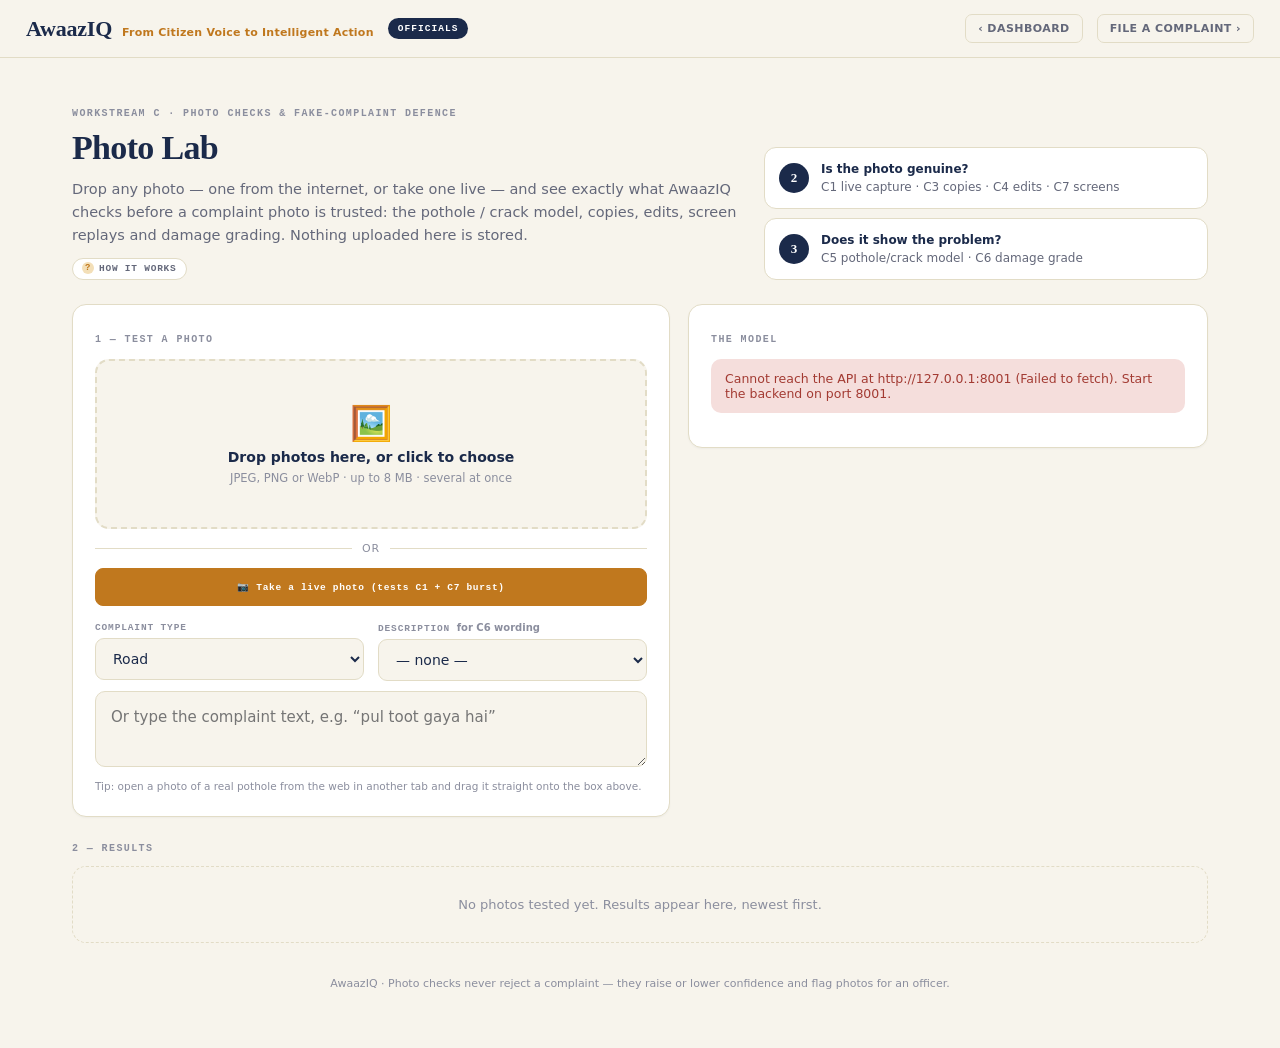
<file: frontend/photo-lab.html>
<!DOCTYPE html>
<html lang="en" class="citizen">
<head>
<meta charset="utf-8" />
<meta name="viewport" content="width=device-width, initial-scale=1" />
<title>AwaazIQ — Photo Lab</title>
<link rel="stylesheet" href="css/app.css?v=photo1" />
<link rel="stylesheet" href="css/report.css?v=photo1" />
<link rel="stylesheet" href="css/photo-checks.css?v=photo1" />
<link rel="stylesheet" href="css/photo-lab.css?v=photo1" />
<link rel="stylesheet" href="css/explainers.css?v=1" />
</head>
<body class="citizen">

<header class="cbar">
  <a class="brand" href="index.html" id="homeLink">
    <span class="brand__name">AwaazIQ</span>
    <span class="brand__tag">From Citizen Voice to Intelligent Action</span>
  </a>
  <span class="role role--admin">Officials</span>
  <div class="cbar__spacer"></div>
  <a class="rolelink" href="index.html" id="dashLink">&lsaquo;&nbsp;Dashboard</a>
  <a class="rolelink" href="report.html" id="citizenLink">File a complaint&nbsp;&rsaquo;</a>
</header>

<main class="lab">

  <section class="lab__hero">
    <div>
      <span class="eyebrow">Workstream C · photo checks &amp; fake-complaint defence</span>
      <h1 class="hero__title">Photo Lab</h1>
      <p class="hero__lead">
        Drop any photo — one from the internet, or take one live — and see
        exactly what AwaazIQ checks before a complaint photo is trusted: the
        pothole&nbsp;/ crack model, copies, edits, screen replays and damage
        grading. Nothing uploaded here is stored.
      </p>
      <button class="xpbtn" type="button" style="margin:10px 0 0"
              onclick="Explain.open('photo-verification')">How it works</button>
    </div>
    <div class="lab__layers">
      <div class="layer"><span class="layer__n">2</span><div><b>Is the photo genuine?</b><br>C1 live capture · C3 copies · C4 edits · C7 screens</div></div>
      <div class="layer"><span class="layer__n">3</span><div><b>Does it show the problem?</b><br>C5 pothole/crack model · C6 damage grade</div></div>
    </div>
  </section>

  <section class="lab__grid">

    <div class="card lab__input">
      <div class="card__head"><span class="eyebrow">1 — Test a photo</span></div>

      <label class="drop" id="drop">
        <input type="file" id="files" accept="image/jpeg,image/png,image/webp" multiple hidden />
        <span class="drop__icon">🖼️</span>
        <span class="drop__title">Drop photos here, or click to choose</span>
        <span class="drop__sub">JPEG, PNG or WebP · up to 8 MB · several at once</span>
      </label>

      <div class="lab__or"><span>or</span></div>
      <button type="button" class="btn btn--camera lab__cam" id="btnCam">📷 Take a live photo (tests C1 + C7 burst)</button>

      <div class="grid lab__opts">
        <label class="f">
          <span class="f__label">Complaint type</span>
          <select id="category">
            <option value="road">Road</option>
            <option value="water">Water</option>
            <option value="health">Health</option>
            <option value="education">Education</option>
          </select>
        </label>
        <label class="f">
          <span class="f__label">Description <span class="opt">for C6 wording</span></span>
          <select id="preset">
            <option value="">— none —</option>
            <option value="rasta khup kharab aahe, mothe khadde padle aahet">Road: big potholes (Marathi)</option>
            <option value="bridge par badi darar aa gayi hai">Bridge: large crack (Hinglish)</option>
            <option value="गावाजवळचा पूल अर्धवट खचला आहे">Bridge: partly sunk (Marathi)</option>
            <option value="the school building wall collapsed after the rain">Building: wall collapsed</option>
          </select>
        </label>
      </div>
      <textarea id="text" rows="2" placeholder="Or type the complaint text, e.g. “pul toot gaya hai”"></textarea>
      <p class="f__hint" style="margin-top:8px">
        Tip: open a photo of a real pothole from the web in another tab and
        drag it straight onto the box above.
      </p>
    </div>

    <div class="card lab__model" id="modelCard">
      <div class="card__head"><span class="eyebrow">The model</span></div>
      <div id="modelBody"><div class="skeleton">Loading model details…</div></div>
    </div>

  </section>

  <section class="lab__results">
    <div class="lab__resultsHead">
      <span class="eyebrow">2 — Results</span>
      <div class="lab__tally" id="tally"></div>
    </div>
    <div id="queue"></div>
    <div id="results">
      <div class="lab__empty">No photos tested yet. Results appear here, newest first.</div>
    </div>
  </section>

  <footer class="cfoot">
    <span>AwaazIQ · Photo checks never reject a complaint — they raise or lower confidence and flag photos for an officer.</span>
  </footer>
</main>

<script src="js/config.js?v=1"></script>
<script src="js/explainers.js?v=1"></script>
<script src="js/photo-checks.js?v=photo1"></script>
<script src="js/camera-capture.js?v=photo1"></script>
<script src="js/photo-lab.js?v=photo1"></script>
</body>
</html>
</file>
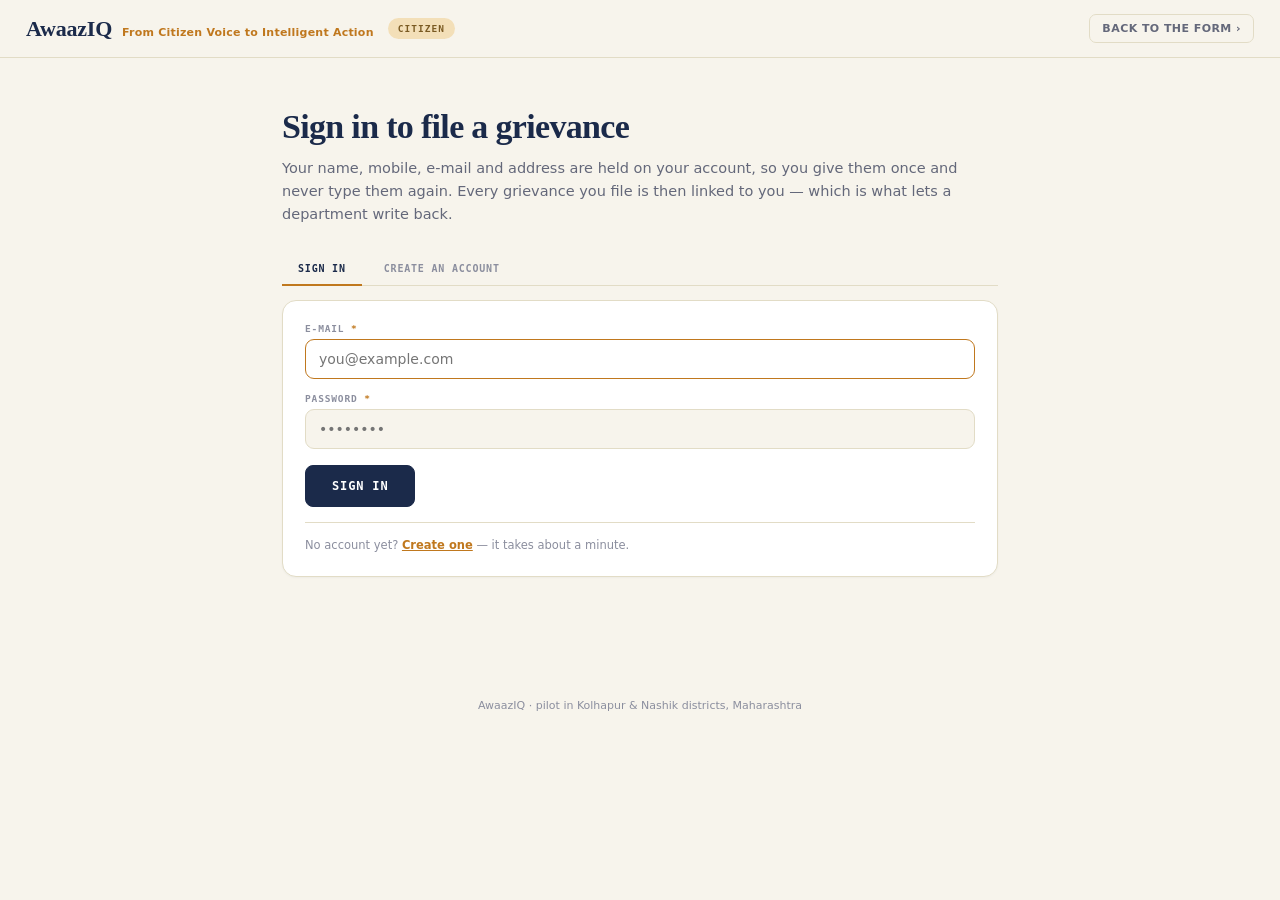
<file: frontend/signin.html>
<!DOCTYPE html>
<html lang="en" class="citizen">
<head>
<meta charset="utf-8" />
<meta name="viewport" content="width=device-width, initial-scale=1" />
<title>AwaazIQ — Sign in</title>
<link rel="stylesheet" href="css/app.css?v=auth4" />
<link rel="stylesheet" href="css/report.css?v=auth4" />
</head>
<body class="citizen">

<header class="cbar">
  <a class="brand" href="report.html">
    <span class="brand__name">AwaazIQ</span>
    <span class="brand__tag">From Citizen Voice to Intelligent Action</span>
  </a>
  <span class="role role--citizen">Citizen</span>
  <div class="cbar__spacer"></div>
  <a class="rolelink" href="report.html">Back to the form&nbsp;&rsaquo;</a>
</header>

<main class="wrap wrap--narrow">

  <section class="hero">
    <h1 class="hero__title" id="pageTitle">Sign in to file a grievance</h1>
    <p class="hero__lead" id="pageLead">
      Your name, mobile, e-mail and address are held on your account, so you
      give them once and never type them again. Every grievance you file is
      then linked to you — which is what lets a department write back.
    </p>
  </section>

  <div class="authtabs">
    <button type="button" class="authtab is-on" id="tabLoginBtn">Sign in</button>
    <button type="button" class="authtab" id="tabRegisterBtn">Create an account</button>
  </div>

  <!-- ----------------------------------------------------------- sign in -- -->
  <section class="card" id="loginCard">
    <form id="loginForm" novalidate>
      <div class="grid">
        <label class="f f--wide">
          <span class="f__label">E-mail <b class="req">*</b></span>
          <input type="email" id="loginEmail" placeholder="you@example.com"
                 autocomplete="email" required />
        </label>
        <label class="f f--wide">
          <span class="f__label">Password <b class="req">*</b></span>
          <input type="password" id="loginPassword" placeholder="••••••••"
                 autocomplete="current-password" required />
        </label>
      </div>
      <div class="errors" id="loginErrors" hidden></div>
      <div class="card__actions">
        <button type="submit" class="btn btn--primary btn--lg" id="loginSubmitBtn">
          SIGN IN
        </button>
      </div>
      <p class="fineprint">
        No account yet?
        <button type="button" class="linklike" id="switchToRegister">Create one</button>
        — it takes about a minute.
      </p>
    </form>
  </section>

  <!-- ---------------------------------------------------------- register -- -->
  <section class="card" id="registerCard" hidden>
    <p class="card__lead">
      These details are used to contact you about your grievance and to make
      sure the same problem reported by one person is not counted as several.
      They are kept apart from the planning dashboard, which can see what was
      reported and where, but never by whom.
    </p>
    <form id="registerForm" novalidate>
      <div class="grid">
        <label class="f f--wide">
          <span class="f__label">Full name <b class="req">*</b></span>
          <input type="text" id="regFullName" autocomplete="name" required />
        </label>

        <label class="f">
          <span class="f__label">Gender <b class="req">*</b></span>
          <select id="regGender" required>
            <option value="">Select…</option>
            <option value="female">Female</option>
            <option value="male">Male</option>
            <option value="transgender">Transgender</option>
          </select>
        </label>

        <label class="f">
          <span class="f__label">Mobile number <b class="req">*</b></span>
          <input type="tel" id="regMobile" maxlength="10" inputmode="numeric"
                 placeholder="10 digits, starting 6-9" autocomplete="tel" required />
        </label>

        <label class="f">
          <span class="f__label">E-mail <b class="req">*</b></span>
          <input type="email" id="regEmail" placeholder="you@example.com"
                 autocomplete="email" required />
        </label>

        <label class="f">
          <span class="f__label">Password <b class="req">*</b></span>
          <input type="password" id="regPassword" placeholder="At least 6 characters"
                 autocomplete="new-password" required />
        </label>

        <label class="f">
          <span class="f__label">Pincode <b class="req">*</b></span>
          <input type="text" id="regPincode" maxlength="6" inputmode="numeric"
                 placeholder="6 digits" autocomplete="postal-code" required />
        </label>

        <label class="f f--wide">
          <span class="f__label">Address <b class="req">*</b></span>
          <input type="text" id="regAddress" placeholder="House and street"
                 autocomplete="street-address" required />
        </label>
      </div>
      <div class="errors" id="regErrors" hidden></div>
      <div class="card__actions">
        <button type="submit" class="btn btn--primary btn--lg" id="regSubmitBtn">
          CREATE ACCOUNT
        </button>
      </div>
      <p class="fineprint">
        Already registered?
        <button type="button" class="linklike" id="switchToLogin">Sign in instead</button>.
      </p>
    </form>
  </section>

</main>

<footer class="cfoot">AwaazIQ · pilot in Kolhapur &amp; Nashik districts, Maharashtra</footer>

<script src="js/config.js?v=1"></script>
<script src="js/auth.js?v=phone-prototype1"></script>
</body>
</html>
</file>
<file: frontend/css/app.css>
/* ===========================================================================
   AwaazIQ — policymaker dashboard
   Design system carried over from the pitch deck so the product and the
   pitch read as one thing: cream ground, navy type, amber as the single
   accent that always means "this is the signal".
   =========================================================================== */

:root {
  --cream:      #f7f4ec;
  --cream-deep: #efeadd;
  --paper:      #ffffff;
  --navy:       #1b2a4a;
  --navy-soft:  #34425d;
  --amber:      #c0781e;
  --amber-soft: #f3dfb8;
  --body:       #64687a;
  --muted:      #8b8e9e;
  --border:     #e2dcc6;
  --green:      #2e6b45;
  --green-bg:   #dceee1;
  --red:        #a33b33;
  --red-bg:     #f5dedc;

  /* Map-specific ramp: inactive land is warm grey, priority runs to amber. */
  --land:        #e8e3d4;
  --land-hover:  #ded7c3;
  --land-active: #f0e4c9;
  --stroke:      #cfc7ae;

  --serif: Georgia, "Times New Roman", serif;
  --sans:  "Segoe UI", system-ui, -apple-system, sans-serif;
  --mono:  Consolas, "SF Mono", Menlo, monospace;

  --ease: cubic-bezier(0.65, 0.02, 0.28, 1);
}

* { margin: 0; padding: 0; box-sizing: border-box; }

/* Any `display` declaration outranks the hidden attribute's default
   `display: none`, so an element styled `display: flex` stays on screen with
   hidden set -- which is how an empty toast pill ended up floating over the
   map. Stated once, globally, rather than remembered per component. */
[hidden] { display: none !important; }

html, body {
  height: 100%;
  background: var(--cream);
  color: var(--navy);
  font-family: var(--sans);
  -webkit-font-smoothing: antialiased;
  overflow: hidden;
}

/* --------------------------------------------------------------- layout -- */

.app {
  display: grid;
  grid-template-rows: auto 1fr;
  grid-template-columns: 340px 1fr;
  grid-template-areas: "top top" "rail stage";
  height: 100vh;
}
.topbar { grid-area: top; }
.rail   { grid-area: rail; }
.stage  { grid-area: stage; }

/* ----------------------------------------------------------------- rail -- */

.rail {
  border-right: 1px solid var(--border);
  background: var(--cream);
  display: flex;
  flex-direction: column;
  min-height: 0;
}

.rail__head { padding: 16px 18px 12px; border-bottom: 1px solid var(--border); }
.rail__title { display: flex; align-items: baseline; justify-content: space-between; margin-bottom: 12px; }
.rail__count { font-family: var(--mono); font-size: 10px; color: var(--muted); font-weight: 700; }

.chips { display: flex; flex-wrap: wrap; gap: 5px; }
.chip {
  font-family: var(--mono); font-size: 9px; font-weight: 700; letter-spacing: 0.07em;
  text-transform: uppercase;
  padding: 5px 9px; border-radius: 999px; cursor: pointer;
  border: 1px solid var(--border); background: var(--paper); color: var(--body);
  transition: all 160ms var(--ease);
}
.chip:hover { border-color: var(--amber); color: var(--amber); }
.chip--on { background: var(--navy); border-color: var(--navy); color: #fff; }

.rail__list { flex: 1; overflow-y: auto; padding: 10px 12px 12px; min-height: 0; }
.rail__list::-webkit-scrollbar { width: 8px; }
.rail__list::-webkit-scrollbar-thumb { background: var(--border); border-radius: 99px; }

.row {
  display: grid;
  grid-template-columns: 26px 1fr auto 16px;
  gap: 9px; align-items: center;
  padding: 9px 10px; margin-bottom: 5px;
  background: var(--paper);
  border: 1px solid var(--border);
  border-radius: 9px;
  cursor: pointer;
  transition: border-color 160ms var(--ease), transform 160ms var(--ease);
}
.row:hover { border-color: var(--amber); transform: translateX(2px); }
.row--active { border-color: var(--navy); border-width: 1.5px; }
.row--picked { background: var(--amber-soft); border-color: var(--amber); }

.row__rank { font-family: var(--mono); font-size: 10px; font-weight: 700; color: var(--muted); }
.row__main { min-width: 0; }
.row__name {
  font-size: 12px; font-weight: 700; color: var(--navy);
  white-space: nowrap; overflow: hidden; text-overflow: ellipsis;
}
.row__meta { font-size: 10px; color: var(--body); margin-top: 1px; }
.row__score { font-family: var(--serif); font-size: 16px; font-weight: 700; color: var(--navy); }
.row__delta { font-family: var(--mono); font-size: 9px; font-weight: 700; text-align: right; }
.row__delta--up { color: var(--green); }
.row__delta--down { color: var(--red); }

.row__pick {
  width: 15px; height: 15px; border-radius: 4px;
  border: 1.5px solid var(--border); background: var(--paper);
  display: grid; place-items: center; cursor: pointer;
  font-size: 9px; color: transparent;
}
.row__pick:hover { border-color: var(--amber); }
.row__pick--on { background: var(--amber); border-color: var(--amber); color: #fff; }

.rail__foot { border-top: 1px solid var(--border); padding: 11px 14px; display: flex; gap: 7px; }
.btn {
  flex: 1; cursor: pointer; border-radius: 8px; padding: 9px 10px;
  font-family: var(--mono); font-size: 9.5px; font-weight: 700; letter-spacing: 0.07em;
  border: 1px solid var(--border); background: var(--paper); color: var(--navy);
  transition: all 160ms var(--ease);
}
.btn:hover:not(:disabled) { background: var(--cream-deep); border-color: var(--amber); }
.btn:disabled { opacity: 0.42; cursor: not-allowed; }
.btn--primary { background: var(--navy); border-color: var(--navy); color: #fff; }
.btn--primary:hover:not(:disabled) { background: #263a63; border-color: #263a63; }

/* --------------------------------------------------------------- whatif -- */

.sheet {
  position: absolute; left: 0; right: 0; bottom: 0;
  background: var(--paper);
  border-top: 1px solid var(--border);
  padding: 16px 22px 18px;
  transform: translateY(100%);
  transition: transform 420ms var(--ease);
  z-index: 22;
  box-shadow: 0 -14px 40px rgba(27, 42, 74, 0.08);
}
.sheet--open { transform: translateY(0); }
.sheet__head { display: flex; align-items: center; gap: 12px; margin-bottom: 12px; }
.sheet__title { font-family: var(--serif); font-size: 17px; font-weight: 700; }
.sheet__close {
  margin-left: auto; border: 1px solid var(--border); background: var(--cream);
  width: 26px; height: 26px; border-radius: 50%; cursor: pointer;
  color: var(--body); font-size: 14px; line-height: 1;
}
.sheet__close:hover { background: var(--navy); color: #fff; }

.sheet__controls { display: flex; align-items: center; gap: 18px; flex-wrap: wrap; }
.field { display: flex; flex-direction: column; gap: 5px; }
.field__label {
  font-family: var(--mono); font-size: 9px; letter-spacing: 0.1em;
  text-transform: uppercase; color: var(--muted); font-weight: 700;
}
.field select {
  font-family: var(--sans); font-size: 12px; color: var(--navy);
  border: 1px solid var(--border); border-radius: 7px;
  padding: 7px 10px; background: var(--paper); cursor: pointer;
}
.slider { display: flex; align-items: center; gap: 12px; flex: 1; min-width: 260px; }
.slider input[type="range"] { flex: 1; accent-color: var(--amber); cursor: pointer; }
.slider__val {
  font-family: var(--serif); font-size: 19px; font-weight: 700; color: var(--amber);
  min-width: 104px; text-align: right;
}
.sheet__result {
  margin-top: 13px; padding-top: 12px; border-top: 1px solid var(--border);
  font-size: 12px; color: var(--body); line-height: 1.5;
}
.sheet__result b { color: var(--navy); }

/* -------------------------------------------------------------- compare -- */

.compare {
  position: absolute; inset: 0;
  background: rgba(247, 244, 236, 0.97);
  z-index: 45; overflow-y: auto; padding: 26px 30px 34px;
  opacity: 0; pointer-events: none;
  transition: opacity 300ms var(--ease);
}
.compare--open { opacity: 1; pointer-events: auto; }
.compare__head { display: flex; align-items: flex-start; gap: 16px; margin-bottom: 20px; }
.compare__title { font-family: var(--serif); font-size: 26px; font-weight: 700; line-height: 1.15; }
.compare__sub { font-size: 12.5px; color: var(--body); margin-top: 4px; max-width: 620px; line-height: 1.5; }

.compare__grid { display: grid; grid-template-columns: 1fr 190px 1fr; gap: 0; align-items: start; }
.ccard {
  background: var(--paper); border: 1px solid var(--border);
  border-radius: 12px; padding: 18px 20px;
}
.ccard--win { border-color: var(--amber); border-width: 2px; }
.ccard__tag {
  font-family: var(--mono); font-size: 9px; font-weight: 700; letter-spacing: 0.11em;
  color: var(--muted); text-transform: uppercase;
}
.ccard__tag--win { color: var(--amber); }
.ccard__name { font-family: var(--serif); font-size: 21px; font-weight: 700; margin: 5px 0 2px; }
.ccard__where { font-size: 11.5px; color: var(--body); margin-bottom: 12px; }
.ccard__score { font-family: var(--serif); font-size: 38px; font-weight: 700; color: var(--navy); line-height: 1; }
.ccard__of { font-size: 12px; color: var(--muted); }

.crow { display: flex; justify-content: space-between; padding: 7px 0; border-top: 1px solid var(--border); font-size: 12px; }
.crow__k { color: var(--body); }
.crow__v { font-weight: 700; color: var(--navy); }
.crow__v--hi { color: var(--amber); }

.cmid { padding: 0 14px; }
.cmid__title {
  font-family: var(--mono); font-size: 9px; letter-spacing: 0.1em; text-transform: uppercase;
  color: var(--muted); font-weight: 700; text-align: center; margin-bottom: 12px;
}
.cbar { margin-bottom: 9px; }
.cbar__name { font-size: 10px; color: var(--body); text-align: center; margin-bottom: 3px; }
.cbar__track { display: flex; align-items: center; gap: 3px; height: 12px; }
.cbar__l, .cbar__r { flex: 1; height: 7px; background: var(--cream-deep); border-radius: 999px; position: relative; overflow: hidden; }
.cbar__l i, .cbar__r i { position: absolute; top: 0; bottom: 0; background: var(--amber); border-radius: 999px; }
.cbar__l i { right: 0; } .cbar__r i { left: 0; }
.cbar__l i.dim, .cbar__r i.dim { background: #c7cdd9; }

.verdict {
  margin-top: 22px; background: var(--navy); color: #fff;
  border-radius: 12px; padding: 18px 22px;
}
.verdict__line { font-size: 14.5px; line-height: 1.55; }
.verdict__line b { color: var(--amber-soft); }
.verdict__note { margin-top: 8px; font-size: 11.5px; color: #9fabc4; line-height: 1.5; }

.topbar {
  display: flex;
  align-items: center;
  gap: 22px;
  padding: 14px 26px;
  border-bottom: 1px solid var(--border);
  background: var(--cream);
  z-index: 20;
}

.brand { display: flex; align-items: baseline; gap: 10px; }
.brand__name { font-family: var(--serif); font-size: 22px; font-weight: 700; letter-spacing: -0.01em; }
.brand__tag  { font-size: 11px; color: var(--amber); font-weight: 600; letter-spacing: 0.02em; }

.topbar__spacer { flex: 1; }

/* Role chrome, shared by both pages. The dashboard and the complaint page are
   two roles of one product, so the badge that says which one you are looking
   at and the link that crosses between them must look identical on both. */
.rolelink {
  font-size: 11px;
  font-weight: 600;
  letter-spacing: 0.04em;
  text-transform: uppercase;
  color: var(--body);
  text-decoration: none;
  padding: 7px 12px;
  border: 1px solid var(--border);
  border-radius: 7px;
  white-space: nowrap;
  transition: 0.16s var(--ease);
}
.rolelink:hover { border-color: var(--amber); color: var(--navy); background: #fff; }

.role {
  font-family: var(--mono);
  font-size: 9.5px;
  font-weight: 700;
  letter-spacing: 0.11em;
  text-transform: uppercase;
  white-space: nowrap;
  padding: 5px 10px;
  border-radius: 20px;
}
.role--citizen { background: var(--amber-soft); color: #7a5a22; }
.role--admin   { background: var(--navy); color: #fff; }

.eyebrow {
  font-family: var(--mono);
  font-size: 10px;
  letter-spacing: 0.14em;
  text-transform: uppercase;
  color: var(--muted);
  font-weight: 700;
}

.coverage {
  display: flex;
  align-items: center;
  gap: 8px;
  padding: 6px 12px;
  background: var(--amber-soft);
  border-radius: 999px;
  font-size: 11px;
  color: #7a5a22;
  font-weight: 600;
}
.coverage__dot {
  width: 7px; height: 7px; border-radius: 50%;
  background: var(--amber);
  box-shadow: 0 0 0 3px rgba(192, 120, 30, 0.18);
}

/* ----------------------------------------------------------------- stage -- */

.stage { position: relative; overflow: hidden; }

#map { width: 100%; height: 100%; display: block; cursor: default; }

/* IMPORTANT: stroke-width and font-size are deliberately NOT set here.
   The whole map lives inside one scaled <g>, so those values are divided by
   the live zoom factor in JS to keep a constant on-screen size. A CSS
   declaration would win over the SVG presentation attribute and silently
   defeat that compensation -- borders vanish when zoomed out and labels
   become enormous when zoomed in. Colour belongs here; geometry does not. */

.geo {
  fill: var(--land);
  stroke: var(--stroke);
  stroke-linejoin: round;
  transition: fill 260ms var(--ease);
}
.geo--active   { fill: var(--land-active); cursor: pointer; }
.geo--active:hover { fill: #f6e3bd; }
.geo--dim      { fill: #ebe7da; }
.geo--selected { fill: var(--land-active); stroke: var(--amber); }
.geo--outline  { fill: none; stroke: var(--navy); pointer-events: none; }

/* Cluster bubbles. Radius encodes population, fill encodes priority. */
.cluster {
  cursor: pointer;
  stroke: #fffdf6;
  fill-opacity: 0.88;
  transition: fill-opacity 180ms var(--ease);
}
.cluster:hover { fill-opacity: 1; stroke: var(--navy); }
.cluster--faded { opacity: 0.18; }

.report {
  fill: #55607a;
  opacity: 0.75;
  pointer-events: none;
}

.label {
  font-family: var(--sans);
  font-weight: 700;
  fill: var(--navy);
  pointer-events: none;
  paint-order: stroke;
  stroke: rgba(247, 244, 236, 0.92);
  stroke-linejoin: round;
}
.label--muted { fill: var(--muted); font-weight: 500; }

/* ------------------------------------------------------------ breadcrumb -- */

.breadcrumb {
  position: absolute;
  top: 18px; left: 22px;
  display: flex; align-items: center; gap: 8px;
  background: rgba(255, 255, 255, 0.92);
  border: 1px solid var(--border);
  border-radius: 999px;
  padding: 7px 8px 7px 14px;
  backdrop-filter: blur(6px);
  z-index: 10;
}
.crumb {
  font-size: 12px; font-weight: 600; color: var(--body);
  background: none; border: 0; cursor: pointer; padding: 3px 6px;
  border-radius: 6px; font-family: var(--sans);
  transition: color 160ms var(--ease), background 160ms var(--ease);
}
.crumb:hover { color: var(--navy); background: var(--cream-deep); }
.crumb--current { color: var(--navy); font-weight: 700; cursor: default; }
.crumb--current:hover { background: none; }
.crumb__sep { color: var(--border); font-size: 12px; }

.back-btn {
  margin-left: 4px;
  border: 0; cursor: pointer;
  background: var(--navy); color: #fff;
  font-family: var(--mono); font-size: 10px; font-weight: 700;
  letter-spacing: 0.08em;
  padding: 6px 11px; border-radius: 999px;
  transition: background 160ms var(--ease), opacity 160ms var(--ease);
}
.back-btn:hover { background: #263a63; }
.back-btn[hidden] { display: none; }

/* --------------------------------------------------------------- legend -- */

.legend {
  position: absolute;
  left: 22px; bottom: 22px;
  background: rgba(255, 255, 255, 0.94);
  border: 1px solid var(--border);
  border-radius: 12px;
  padding: 14px 16px;
  z-index: 10;
  width: 264px;
}
.legend__title { margin-bottom: 9px; }
.legend__ramp {
  height: 8px; border-radius: 999px;
  background: linear-gradient(90deg, #dfe3ea 0%, #e8d9b4 45%, var(--amber) 100%);
  margin-bottom: 5px;
}
.legend__scale {
  display: flex; justify-content: space-between;
  font-family: var(--mono); font-size: 9px; color: var(--muted);
}
.legend__note {
  margin-top: 10px; padding-top: 9px;
  border-top: 1px solid var(--border);
  font-size: 10.5px; color: var(--body); line-height: 1.4;
}

/* ---------------------------------------------------------------- toast -- */

/* Progress for the officials' RUN CLUSTERING action. It gets its own element
   rather than borrowing #status, which app.js owns and rebuilds as the live
   stat cards -- writing into that would wipe the counts off the screen. */
.toast {
  position: absolute;
  left: 50%;
  bottom: 26px;
  transform: translateX(-50%);
  z-index: 60;
  max-width: 560px;
  display: flex;
  align-items: center;
  gap: 11px;
  padding: 13px 19px;
  background: var(--navy);
  color: #fff;
  border-radius: 11px;
  font-size: 12.5px;
  line-height: 1.45;
  box-shadow: 0 12px 34px rgba(27, 42, 74, 0.26);
}
.toast--warn { background: var(--red); }

/* ----------------------------------------------------------- status pill -- */

.status {
  position: absolute;
  top: 18px; right: 22px;
  display: flex; align-items: center; gap: 14px;
  background: rgba(255, 255, 255, 0.92);
  border: 1px solid var(--border);
  border-radius: 12px;
  padding: 10px 16px;
  z-index: 10;
}
.stat { text-align: right; }
.stat__value {
  font-family: var(--serif); font-size: 20px; font-weight: 700;
  color: var(--navy); line-height: 1;
}
.stat__label {
  font-family: var(--mono); font-size: 9px; letter-spacing: 0.1em;
  text-transform: uppercase; color: var(--muted); margin-top: 3px;
}
.stat__divider { width: 1px; height: 30px; background: var(--border); }

/* ---------------------------------------------------------------- panel -- */

.panel {
  position: absolute;
  top: 0; right: 0; bottom: 0;
  width: 392px;
  background: var(--paper);
  border-left: 1px solid var(--border);
  z-index: 25;
  display: flex;
  flex-direction: column;
  transform: translateX(100%);
  transition: transform 480ms var(--ease);
  box-shadow: -18px 0 44px rgba(27, 42, 74, 0.07);
}
.panel--open { transform: translateX(0); }

.panel__head {
  padding: 20px 22px 16px;
  border-bottom: 1px solid var(--border);
}
.panel__close {
  position: absolute; top: 16px; right: 16px;
  width: 28px; height: 28px; border-radius: 50%;
  border: 1px solid var(--border); background: var(--cream);
  color: var(--body); cursor: pointer; font-size: 15px; line-height: 1;
  transition: background 160ms var(--ease), color 160ms var(--ease);
}
.panel__close:hover { background: var(--navy); color: #fff; border-color: var(--navy); }

.panel__cat {
  display: inline-block;
  font-family: var(--mono); font-size: 9px; font-weight: 700;
  letter-spacing: 0.12em; text-transform: uppercase;
  background: var(--amber-soft); color: #7a5a22;
  padding: 4px 9px; border-radius: 999px; margin-bottom: 10px;
}
.panel__title {
  font-family: var(--serif); font-size: 24px; font-weight: 700;
  line-height: 1.15; margin-bottom: 3px;
}
.panel__sub { font-size: 12px; color: var(--body); }

.panel__scorerow {
  display: flex; align-items: flex-end; gap: 14px;
  margin-top: 16px;
}
.panel__score {
  font-family: var(--serif); font-size: 46px; font-weight: 700;
  color: var(--navy); line-height: 0.9;
}
.panel__scoreof { font-size: 13px; color: var(--muted); margin-bottom: 4px; }
.panel__rank {
  margin-left: auto; margin-bottom: 4px;
  font-family: var(--mono); font-size: 10px; font-weight: 700;
  letter-spacing: 0.1em; color: var(--amber);
  background: var(--amber-soft); padding: 5px 10px; border-radius: 999px;
}

.panel__body { flex: 1; overflow-y: auto; padding: 18px 22px 26px; }
.panel__body::-webkit-scrollbar { width: 8px; }
.panel__body::-webkit-scrollbar-thumb { background: var(--border); border-radius: 99px; }

.panel__section { margin-bottom: 24px; }
.panel__sectionhead { margin-bottom: 4px; }
.panel__hint { font-size: 11px; color: var(--body); line-height: 1.45; margin-bottom: 12px; }

.facts { display: grid; grid-template-columns: 1fr 1fr; gap: 1px; background: var(--border);
         border: 1px solid var(--border); border-radius: 10px; overflow: hidden; }
.fact { background: var(--paper); padding: 11px 13px; }
.fact__v { font-family: var(--serif); font-size: 17px; font-weight: 700; color: var(--navy); }
.fact__l { font-size: 10px; color: var(--muted); margin-top: 2px; }

/* Nine-term breakdown. The bars are the product's core claim made visible:
   they sum to the score, so "why this number" is answered by reading them. */
.term { margin-bottom: 9px; }
.term__row { display: flex; justify-content: space-between; align-items: baseline; margin-bottom: 3px; }
.term__name { font-size: 11.5px; color: var(--navy); font-weight: 600; }
.term__val  { font-family: var(--mono); font-size: 11px; font-weight: 700; color: var(--navy); }
.term__val--neg { color: var(--red); }
.term__track { height: 7px; background: var(--cream-deep); border-radius: 999px; overflow: hidden; }
.term__bar {
  height: 100%; border-radius: 999px; width: 0;
  background: var(--amber);
  transition: width 620ms var(--ease);
}
.term__bar--neg { background: var(--red); }
.term__bar--zero { background: var(--border); }
.term__src {
  font-family: var(--mono); font-size: 8.5px; letter-spacing: 0.04em;
  color: var(--muted); margin-top: 3px;
}

.sumline {
  display: flex; justify-content: space-between; align-items: baseline;
  margin-top: 14px; padding-top: 12px; border-top: 2px solid var(--navy);
}
.sumline__l { font-size: 12px; font-weight: 700; color: var(--navy); }
.sumline__v { font-family: var(--serif); font-size: 20px; font-weight: 700; color: var(--navy); }


/* -------------------------------------------- shared citizen components -- */

/* Used by report.html (the citizen page), not by this dashboard. They live
   here because both roles must render an identical pipeline read-out. */

.sample {
  font-size: 11px; cursor: pointer;
  border: 1px solid var(--border); background: var(--cream);
  color: var(--body); padding: 6px 10px; border-radius: 999px;
  transition: all 150ms var(--ease);
}
.sample:hover { border-color: var(--amber); color: var(--navy); background: #fff; }

/* Pipeline progress — each stage lights as the backend gets to it. */
.steps { display: flex; flex-direction: column; gap: 3px; }
.step {
  display: flex; align-items: center; gap: 11px;
  padding: 9px 12px; border-radius: 9px;
  font-size: 12.5px; color: var(--muted);
  transition: all 260ms var(--ease);
}
.step--on { background: var(--cream); color: var(--navy); font-weight: 600; }
.step--done { color: var(--body); }
.step__dot {
  width: 8px; height: 8px; border-radius: 50%;
  background: var(--border); flex: 0 0 8px;
  transition: all 260ms var(--ease);
}
.step--on .step__dot { background: var(--amber); box-shadow: 0 0 0 4px rgba(192,120,30,0.18); }
.step--done .step__dot { background: var(--green); }
.step__note { margin-left: auto; font-family: var(--mono); font-size: 9.5px; color: var(--muted); }

.result { }
.result__banner {
  background: var(--green-bg); border-radius: 10px;
  padding: 13px 15px; margin-bottom: 16px;
  font-size: 13px; color: var(--green); font-weight: 600; line-height: 1.45;
}
.result__banner--warn { background: var(--amber-soft); color: #7a5a22; }
.kv { display: grid; grid-template-columns: 140px 1fr; gap: 1px; background: var(--border);
      border: 1px solid var(--border); border-radius: 10px; overflow: hidden; margin-bottom: 16px; }
.kv__k, .kv__v { background: var(--paper); padding: 9px 13px; font-size: 12px; }
.kv__k { color: var(--muted); font-family: var(--mono); font-size: 10px; letter-spacing: 0.05em;
         text-transform: uppercase; display: flex; align-items: center; }
.kv__v { color: var(--navy); font-weight: 600; }

/* ------------------------------------------------- reports in the panel -- */

.rep {
  border: 1px solid var(--border);
  border-radius: 9px;
  padding: 10px 12px;
  margin-bottom: 7px;
  background: var(--cream);
}
.rep__top { display: flex; align-items: center; gap: 7px; margin-bottom: 6px; }
.rep__lang {
  font-family: var(--mono); font-size: 8.5px; font-weight: 700; letter-spacing: 0.06em;
  background: var(--navy); color: #fff; padding: 2px 6px; border-radius: 4px;
}
.rep__sev {
  font-family: var(--mono); font-size: 8.5px; font-weight: 700; letter-spacing: 0.06em;
  padding: 2px 6px; border-radius: 4px; text-transform: uppercase;
}
.rep__sev--high { background: var(--red-bg); color: var(--red); }
.rep__sev--medium { background: var(--amber-soft); color: #7a5a22; }
.rep__sev--low { background: var(--green-bg); color: var(--green); }
.rep__where { margin-left: auto; font-size: 10px; color: var(--muted); }
.rep__text { font-size: 12px; color: var(--navy); line-height: 1.45; }
/* Modifier, not element: the JS emits class="rep rep--new". Written as
   .rep__new this rule matched nothing and the citizen's own report came back
   from the intake flow looking like every other row. */
.rep--new { border-color: var(--amber); border-width: 2px; background: #fffaf0; }

.rep__photobtn {
  margin-top: 8px;
  font-family: var(--mono); font-size: 10px; font-weight: 700; letter-spacing: 0.04em;
  background: var(--navy-soft); color: #fff;
  border: 1px solid var(--navy-soft); border-radius: 6px;
  padding: 4px 9px; cursor: pointer;
}
.rep__photobtn:hover { background: var(--navy); border-color: var(--navy); }
.rep__images {
  display: flex; flex-wrap: wrap; gap: 6px; margin-top: 8px;
}
.rep__image {
  max-width: 140px; max-height: 140px; border-radius: 6px;
  border: 1px solid var(--border); cursor: zoom-in; object-fit: cover;
}

.privacy {
  display: flex; gap: 9px; align-items: flex-start;
  background: var(--cream); border: 1px dashed var(--border);
  border-radius: 9px; padding: 10px 12px; margin-bottom: 11px;
}
.privacy__icon { font-size: 13px; line-height: 1.2; }
.privacy__text { font-size: 10.5px; color: var(--body); line-height: 1.45; }
.privacy__text b { color: var(--navy); }

/* -------------------------------------------------------------- tooltip -- */

.tooltip {
  position: absolute;
  pointer-events: none;
  background: var(--navy);
  color: #fff;
  border-radius: 10px;
  padding: 11px 13px;
  font-size: 11.5px;
  line-height: 1.45;
  max-width: 250px;
  opacity: 0;
  transform: translateY(4px);
  transition: opacity 140ms var(--ease), transform 140ms var(--ease);
  z-index: 40;
  box-shadow: 0 8px 26px rgba(27, 42, 74, 0.22);
}
.tooltip--on { opacity: 1; transform: translateY(0); }
.tooltip__title { font-weight: 700; margin-bottom: 5px; font-size: 12.5px; }
.tooltip__row { display: flex; justify-content: space-between; gap: 16px; color: #b9c2d6; }
.tooltip__row b { color: #fff; font-weight: 600; }
.tooltip__score { color: var(--amber-soft); font-weight: 700; }
.tooltip__hint {
  margin-top: 7px; padding-top: 6px;
  border-top: 1px solid rgba(255, 255, 255, 0.14);
  font-family: var(--mono); font-size: 9px; letter-spacing: 0.06em;
  color: #8fa6c8; text-transform: uppercase;
}

/* --------------------------------------------------------------- loader -- */

.loader {
  position: absolute; inset: 0;
  display: grid; place-items: center;
  background: var(--cream);
  z-index: 50;
  transition: opacity 420ms var(--ease);
}
.loader[hidden] { display: none; }
.loader--out { opacity: 0; pointer-events: none; }
.loader__inner { text-align: center; }
.loader__bar {
  width: 190px; height: 3px; background: var(--border);
  border-radius: 999px; overflow: hidden; margin: 14px auto 0;
}
.loader__fill {
  height: 100%; width: 30%; background: var(--amber); border-radius: 999px;
  animation: slide 1.15s var(--ease) infinite;
}
@keyframes slide {
  0%   { transform: translateX(-110%); }
  100% { transform: translateX(430%); }
}

.error {
  position: absolute; inset: 0;
  display: grid; place-items: center;
  background: var(--cream); z-index: 60; padding: 40px;
}
.error[hidden] { display: none; }
.error__card {
  max-width: 460px; background: var(--paper);
  border: 1px solid var(--border); border-left: 3px solid var(--red);
  border-radius: 12px; padding: 22px 24px;
}
.error__card h2 { font-family: var(--serif); font-size: 19px; margin-bottom: 8px; }
.error__card p  { font-size: 13px; color: var(--body); line-height: 1.55; margin-bottom: 8px; }
.error__card code {
  font-family: var(--mono); font-size: 11.5px;
  background: var(--cream-deep); padding: 2px 6px; border-radius: 4px;
}

/* ===========================================================================
   Dock — the cluster detail, below the map rather than beside it

   This replaced a 380px right-hand sidebar. The detail is no longer a summary
   the sidebar could hold: each of the nine terms now carries its own evidence
   (which scheme, which rule, how many people in which villages, which
   sanctioned works are still undelivered and for how much), plus the work
   groups saying which specific thing is broken. Read in a narrow column that
   becomes a scroll tunnel; read in three columns under the map it is a
   briefing.

   The map is RESIZED rather than covered — sizeToStage() subtracts the dock's
   height — so the cluster stays visible above its own evidence.
   =========================================================================== */

.dock {
  position: absolute;
  left: 0; right: 0; bottom: 0;
  height: 58%;
  display: flex;
  flex-direction: column;
  background: var(--paper);
  border-top: 1px solid var(--border);
  box-shadow: 0 -16px 44px rgba(27, 42, 74, 0.10);
  transform: translateY(100%);
  transition: transform 420ms var(--ease);
  z-index: 30;
}
.dock--open { transform: translateY(0); }

.dock__head {
  display: flex;
  align-items: center;
  gap: 16px;
  padding: 13px 22px;
  border-bottom: 1px solid var(--border);
  background: var(--cream);
  flex: 0 0 auto;
}
.dock__cat {
  font-family: var(--mono); font-size: 9px; font-weight: 700;
  letter-spacing: 0.11em; text-transform: uppercase;
  background: var(--amber-soft); color: #7a5a22;
  padding: 4px 9px; border-radius: 5px;
}
.dock__title { font-family: var(--serif); font-size: 20px; font-weight: 700; }
.dock__sub { font-size: 11px; color: var(--body); }
.dock__spacer { flex: 1; }
.dock__score { font-family: var(--serif); font-size: 30px; font-weight: 700; line-height: 1; }
.dock__scoreof { font-size: 11px; color: var(--muted); align-self: flex-end; }
.dock__rank {
  font-family: var(--mono); font-size: 9.5px; font-weight: 700;
  background: var(--amber-soft); color: #7a5a22;
  padding: 6px 11px; border-radius: 20px;
}
.dock__close {
  border: 1px solid var(--border); background: var(--paper);
  width: 28px; height: 28px; border-radius: 50%; cursor: pointer;
  color: var(--body); font-size: 15px; line-height: 1;
}
.dock__close:hover { background: var(--navy); color: #fff; }

.dock__cols {
  flex: 1;
  display: grid;
  grid-template-columns: 1.25fr 1fr 1fr;
  min-height: 0;
}
.dock__col {
  overflow-y: auto;
  overflow-x: hidden;
  padding: 16px 20px 22px;
  border-right: 1px solid var(--border);
  min-width: 0;
}
.dock__col:last-child { border-right: none; }
.dock__col::-webkit-scrollbar { width: 8px; }
.dock__col::-webkit-scrollbar-thumb { background: var(--border); border-radius: 99px; }

.dock__colhead {
  display: flex; align-items: baseline; gap: 8px;
  margin-bottom: 4px;
}
.dock__hint {
  font-size: 11px; color: var(--body); line-height: 1.5; margin-bottom: 13px;
}

/* --- a term, now expandable to show its working --- */

.term--open .term__ev { display: block; }
.term__row { cursor: pointer; }
.term__caret {
  font-family: var(--mono); font-size: 9px; color: var(--muted);
  margin-left: 6px;
}
.term__ev {
  display: none;
  margin: 7px 0 4px;
  padding: 10px 12px;
  background: var(--cream);
  border: 1px solid var(--border);
  border-radius: 8px;
}
.ev { display: flex; gap: 10px; font-size: 11px; line-height: 1.55; padding: 2px 0; }
.ev__k { color: var(--muted); flex: 0 0 52%; }
.ev__v { color: var(--navy); font-weight: 600; text-align: right; flex: 1; }
.ev__none { font-size: 11px; color: var(--muted); font-style: italic; }
.ev__list { font-size: 11px; color: var(--navy); line-height: 1.5; }

/* --- work groups: which specific thing is broken --- */

.wg {
  border: 1px solid var(--border);
  border-radius: 9px;
  padding: 10px 12px;
  margin-bottom: 7px;
  background: var(--paper);
  cursor: pointer;
  transition: border-color 160ms var(--ease);
}
.wg:hover { border-color: var(--amber); }
.wg__top { display: flex; align-items: baseline; gap: 8px; margin-bottom: 4px; }
.wg__name { font-size: 12.5px; font-weight: 700; color: var(--navy); }
.wg__count {
  margin-left: auto; font-family: var(--mono); font-size: 10px;
  color: var(--amber); font-weight: 700;
}
.wg__spread { font-family: var(--mono); font-size: 9.5px; color: var(--muted); }
.wg__text { font-size: 11.5px; color: var(--body); line-height: 1.45; }

@media (max-width: 1250px) {
  .dock__cols { grid-template-columns: 1fr 1fr; }
  .dock__col:nth-child(2) { border-right: none; }
}

/* ---------------------------------------------------- collapsible rail -- */

.railtoggle {
  flex: 0 0 auto;
  width: 30px; height: 30px;
  border: 1px solid var(--border); background: var(--paper);
  border-radius: 8px; cursor: pointer;
  color: var(--navy); font-size: 14px; line-height: 1;
  transition: all 160ms var(--ease);
}
.railtoggle:hover { background: var(--navy); color: #fff; border-color: var(--navy); }

/* Collapsing the grid column rather than sliding the rail out from under
   the map: the map's column genuinely widens, so sizeToStage picks up the
   new width and the projection refits into it. */
.app { transition: grid-template-columns 320ms var(--ease); }
.app--railclosed { grid-template-columns: 0 1fr; }
.app--railclosed .rail { overflow: hidden; border-right: none; }

/* The dock takes most of the page, since the evidence below is what is being
   read -- but not so much that the map above it becomes a strip (74% left
   ~245px of map on a 1000px screen). */
.dock { height: 62%; }

/* -------------------------------------------- named assets in work groups -- */

.wg__asset {
  margin-top: 7px; padding-top: 6px; border-top: 1px dashed var(--border);
  font-family: var(--mono); font-size: 9.5px; color: var(--green);
  letter-spacing: 0.02em;
}
.wg__cands { margin-top: 8px; padding-top: 7px; border-top: 1px dashed var(--border); }
.wg__candhead {
  font-family: var(--mono); font-size: 9px; letter-spacing: 0.07em;
  text-transform: uppercase; color: var(--muted); margin-bottom: 5px;
}
.cand { display: flex; gap: 8px; align-items: baseline; padding: 2px 0; font-size: 11px; }
.cand__n { color: var(--navy); flex: 1; min-width: 0; }
.cand__d { font-family: var(--mono); font-size: 9.5px; color: var(--muted); white-space: nowrap; }

/* ---------------------------------------------------- village & asset view -- */

.mode-toggle {
  position: absolute;
  top: 58px;
  left: 22px;
  display: flex;
  background: rgba(255, 255, 255, 0.94);
  border: 1px solid var(--border);
  border-radius: 999px;
  padding: 3px;
  backdrop-filter: blur(6px);
  z-index: 10;
  box-shadow: 0 2px 8px rgba(27, 42, 74, 0.06);
}
.mode-toggle__btn {
  border: 0;
  background: transparent;
  padding: 5px 12px;
  border-radius: 999px;
  font-family: var(--mono);
  font-size: 9.5px;
  font-weight: 700;
  letter-spacing: 0.05em;
  color: var(--body);
  cursor: pointer;
  transition: all 160ms var(--ease);
}
.mode-toggle__btn:hover {
  color: var(--navy);
}
.mode-toggle__btn--on,
.mode-toggle__btn--on:hover {
  background: var(--navy);
  color: #fff;
}

/* `vector-effect: non-scaling-stroke` keeps the outline a constant on-screen
   width. Without it, a CSS stroke-width beats the zoom-compensated attribute
   set in applyZoomCompensation, so a 1px outline was multiplied by the map
   zoom (up to ~80x at village level) into giant white discs that covered
   the map and swallowed clicks. */
.village-bubble {
  cursor: pointer;
  stroke: #fff;
  stroke-width: 1px;
  vector-effect: non-scaling-stroke;
  fill-opacity: 0.88;
  transition: fill-opacity 140ms var(--ease), stroke 140ms var(--ease);
}
.village-bubble:hover {
  fill-opacity: 1;
  stroke: var(--navy);
}
/* Neighbours stay visible for context inside a village, but must not
   intercept clicks meant for that village's asset pins. */
.village-bubble--faded {
  opacity: 0.15;
  pointer-events: none;
}
/* The open village's own bubble would sit underneath its asset pins. */
.village-bubble--open {
  display: none;
}

/* The real PMGSY road under a road pin. Same non-scaling-stroke trick as the
   bubbles: a constant 4px on screen at every zoom, with no per-zoom code. */
.road-line {
  fill: none;
  stroke: var(--amber);
  stroke-width: 4px;
  stroke-linecap: round;
  stroke-linejoin: round;
  vector-effect: non-scaling-stroke;
  opacity: 0.85;
  pointer-events: none;
  transition: opacity 200ms var(--ease), stroke 200ms var(--ease);
}
.road-line--faded { opacity: 0.2; }
.road-line--selected { stroke: var(--navy); opacity: 1; }

.asset-pin {
  cursor: pointer;
  transition: opacity 200ms var(--ease);
}
.asset-pin--faded {
  opacity: 0.22;
}
.asset-pin--selected .asset-circle {
  stroke: var(--navy);
  stroke-width: 3px;
}
.asset-circle {
  stroke: #fff;
  stroke-width: 2px;
  vector-effect: non-scaling-stroke;
  cursor: pointer;
}
.asset-icon {
  font-family: "Segoe UI Emoji", "Apple Color Emoji", "Noto Color Emoji", sans-serif;
  text-anchor: middle;
  dominant-baseline: central;
  pointer-events: none;
}
/* Non-top-3 labels appear only while the pin is hovered or selected. */
.asset-label--hover { display: none; }
.asset-pin:hover .asset-label--hover,
.asset-pin--selected .asset-label--hover { display: block; }
.asset-label {
  font-family: var(--sans);
  font-weight: 600;
  fill: var(--navy);
  pointer-events: none;
  paint-order: stroke;
  stroke: rgba(247, 244, 236, 0.95);
  stroke-linejoin: round;
  text-anchor: middle;
}

.badge--demo {
  display: inline-block;
  font-family: var(--mono);
  font-size: 8.5px;
  font-weight: 700;
  letter-spacing: 0.07em;
  text-transform: uppercase;
  background: var(--amber-soft);
  color: #7a5a22;
  border: 1px solid rgba(192, 120, 30, 0.4);
  padding: 1px 6px;
  border-radius: 4px;
  vertical-align: middle;
}
/* Owner decision 2026-09-14: hide the per-item DEMO labels in the UI. The
   data still carries is_demo (village_priority, asset), so deleting this one
   rule brings every label back. */
.badge--demo { display: none; }

/* Village-level urgency flag -- deliberately independent of priority_score
   (which only ever reflects the village's single highest-scoring asset), so
   a real emergency at any OTHER asset in the village still shows up here. */
.badge--urgent {
  display: inline-block;
  font-family: var(--mono);
  font-size: 8.5px;
  font-weight: 700;
  letter-spacing: 0.07em;
  text-transform: uppercase;
  background: var(--red-bg);
  color: var(--red);
  border: 1px solid rgba(200, 50, 50, 0.4);
  padding: 1px 6px;
  border-radius: 4px;
  vertical-align: middle;
}
.dock__warn--urgent {
  margin: 0 0 10px;
  padding: 9px 12px;
  border-radius: 8px;
  font-size: 12px;
  line-height: 1.5;
  color: var(--body);
  background: var(--red-bg);
  border: 1px solid rgba(200, 50, 50, 0.45);
}
.dock__warn--urgent:hover { background: rgba(200, 50, 50, 0.18); }
.dock__warn--urgent b { color: var(--red); }

.badge--name-basis {
  display: inline-block;
  font-family: var(--mono);
  font-size: 8.5px;
  font-weight: 600;
  letter-spacing: 0.04em;
  padding: 2px 6px;
  border-radius: 4px;
  background: var(--cream-deep);
  color: var(--navy-soft);
  border: 1px solid var(--border);
}
</file>
<file: frontend/css/report.css>
/* ===========================================================================
   AwaazIQ — citizen complaint page

   Loaded AFTER app.css, which supplies the design tokens and the shared
   components (.btn, .steps, .kv, .result__banner, .eyebrow). Only what is
   specific to the citizen role lives here.

   The two roles are deliberately different shapes, not one page with a
   toggle: the citizen page is a single scrolling column that works on a
   phone, the officials' dashboard is a fixed three-pane desktop layout. A
   citizen is doing one thing once; an official is comparing many things at
   a glance.
   =========================================================================== */

/* app.css locks the viewport for the map with `html, body { height: 100%;
   overflow: hidden }`. A complaint form has to scroll, and BOTH elements have
   to be released: `overflow: hidden` on <html> alone clips the whole document
   no matter what <body> says. Releasing only body left the page frozen at
   scrollY 0, which also made the tracking result -- rendered near the bottom
   -- permanently unreachable. Hence the class on <html> in report.html. */
html.citizen,
body.citizen { overflow: auto; height: auto; min-height: 100%; }

/* ------------------------------------------------------------------ bar -- */

.cbar {
  position: sticky;
  top: 0;
  z-index: 20;
  display: flex;
  align-items: center;
  gap: 14px;
  padding: 14px 26px;
  background: rgba(247, 244, 236, 0.94);
  backdrop-filter: blur(8px);
  border-bottom: 1px solid var(--border);
}
.cbar .brand { text-decoration: none; color: inherit; }
.cbar__spacer { flex: 1; }
/* --------------------------------------------------------------- layout -- */

.wrap {
  max-width: 720px;
  margin: 0 auto;
  padding: 40px 22px 70px;
}

.hero { margin-bottom: 26px; }
.hero__title {
  font-family: var(--serif);
  font-size: 34px;
  font-weight: 700;
  letter-spacing: -0.02em;
  line-height: 1.15;
  margin-bottom: 11px;
}
.hero__lead { font-size: 14.5px; line-height: 1.6; color: var(--body); }

.card {
  background: var(--paper);
  border: 1px solid var(--border);
  border-radius: 14px;
  padding: 22px;
  margin-bottom: 18px;
  box-shadow: 0 1px 2px rgba(27, 42, 74, 0.04);
}
.card--quiet { background: transparent; box-shadow: none; border-style: dashed; }
.card__head { margin-bottom: 13px; }
.card__lead { font-size: 12.5px; color: var(--body); line-height: 1.55; margin-bottom: 13px; }

.citizen textarea {
  width: 100%;
  border: 1.5px solid var(--border);
  border-radius: 10px;
  background: var(--cream);
  padding: 14px 15px;
  font-family: var(--sans);
  font-size: 15px;
  line-height: 1.55;
  color: var(--navy);
  resize: vertical;
}
.citizen textarea:focus { outline: none; border-color: var(--amber); background: #fff; }

.samples { display: flex; flex-wrap: wrap; gap: 7px; margin: 13px 0 18px; }

.card__actions {
  display: flex;
  align-items: center;
  gap: 13px;
  flex-wrap: wrap;
}
.btn--lg { padding: 13px 26px; font-size: 12px; flex: 0 0 auto; }

.filebtn {
  flex: 1;
  min-width: 200px;
  cursor: pointer;
  font-size: 12px;
  color: var(--body);
  padding: 12px 14px;
  border: 1px dashed var(--border);
  border-radius: 9px;
  transition: 0.16s var(--ease);
}
.filebtn:hover { border-color: var(--amber); color: var(--navy); background: var(--cream); }

.fineprint {
  margin-top: 15px;
  padding-top: 14px;
  border-top: 1px solid var(--border);
  font-size: 11.5px;
  line-height: 1.55;
  color: var(--muted);
}

/* -------------------------------------------------------------- receipt -- */

.receipt {
  display: flex;
  align-items: baseline;
  gap: 13px;
  padding: 17px 19px;
  background: var(--cream);
  border: 1px solid var(--border);
  border-radius: 11px;
  margin-bottom: 16px;
}
.receipt__num {
  font-family: var(--serif);
  font-size: 33px;
  font-weight: 700;
  letter-spacing: -0.02em;
  color: var(--navy);
}
.receipt__label { font-size: 12px; color: var(--body); line-height: 1.5; }

.next { margin-top: 18px; }
.next__title {
  font-size: 12.5px;
  font-weight: 700;
  color: var(--navy);
  margin-bottom: 9px;
}
.next ol { margin: 0; padding-left: 19px; }
.next li { font-size: 12.5px; line-height: 1.65; color: var(--body); margin-bottom: 6px; }
.next li b { color: var(--navy); }

.done-actions { display: flex; gap: 9px; margin-top: 19px; flex-wrap: wrap; }

/* ---------------------------------------------------------------- track -- */

.track { display: flex; gap: 9px; }
.track input {
  flex: 1;
  border: 1.5px solid var(--border);
  border-radius: 9px;
  background: var(--paper);
  padding: 11px 14px;
  font-family: var(--sans);
  font-size: 13px;
  color: var(--navy);
}
.track input:focus { outline: none; border-color: var(--amber); }

.mine { display: flex; flex-wrap: wrap; gap: 6px; margin-top: 11px; }
.mine__chip {
  font-family: var(--mono);
  font-size: 10.5px;
  padding: 5px 10px;
  border: 1px solid var(--border);
  border-radius: 20px;
  background: var(--paper);
  color: var(--body);
  cursor: pointer;
  transition: 0.16s var(--ease);
}
.mine__chip:hover { border-color: var(--amber); color: var(--navy); }

.tstat {
  margin-top: 16px;
  padding: 17px 19px;
  border-radius: 11px;
  border: 1px solid var(--border);
  background: var(--paper);
}
.tstat__head {
  display: flex;
  align-items: center;
  gap: 9px;
  margin-bottom: 9px;
}
.tstat__pill {
  font-family: var(--mono);
  font-size: 9.5px;
  font-weight: 700;
  letter-spacing: 0.09em;
  text-transform: uppercase;
  padding: 4px 9px;
  border-radius: 5px;
}
.tstat__pill--ok   { background: var(--green-bg); color: var(--green); }
.tstat__pill--wait { background: var(--amber-soft); color: #7a5a22; }
.tstat__pill--bad  { background: var(--red-bg); color: var(--red); }
.tstat__text { font-size: 12.5px; line-height: 1.6; color: var(--body); }
.tstat__text b { color: var(--navy); }

.rankbar {
  display: flex;
  align-items: baseline;
  gap: 11px;
  margin-top: 14px;
  padding-top: 14px;
  border-top: 1px solid var(--border);
}
.rankbar__num {
  font-family: var(--serif);
  font-size: 27px;
  font-weight: 700;
  color: var(--amber);
}
.rankbar__of { font-size: 12px; color: var(--body); }

.cfoot {
  margin-top: 34px;
  text-align: center;
  font-size: 11px;
  color: var(--muted);
}

/* ----------------------------------------------------------------- 600px -- */

@media (max-width: 600px) {
  .wrap { padding: 26px 15px 50px; }
  .hero__title { font-size: 26px; }
  .cbar { padding: 12px 15px; gap: 9px; }
  .brand__tag { display: none; }
  .card__actions { flex-direction: column; align-items: stretch; }
  .btn--lg { width: 100%; }
}

/* ----------------------------------------------------------------- form -- */

.req { color: var(--amber); font-weight: 700; }
.opt {
  font-family: var(--sans); font-size: 10px; font-weight: 600;
  letter-spacing: 0; text-transform: none; color: var(--muted);
}

/* Two columns on a desktop, one on a phone. `f--wide` and `f--full` span
   both, for fields where a cramped box would make the answer hard to read. */
.grid {
  display: grid;
  grid-template-columns: 1fr 1fr;
  gap: 14px;
}
.f { display: flex; flex-direction: column; gap: 5px; min-width: 0; }
.f--wide, .f--full { grid-column: 1 / -1; }
.f--full { margin-top: 16px; }

.f__label {
  font-family: var(--mono); font-size: 9.5px; font-weight: 700;
  letter-spacing: 0.09em; text-transform: uppercase; color: var(--muted);
}
.f__hint { font-size: 10.5px; color: var(--muted); line-height: 1.4; }

.f input,
.f select,
.f textarea {
  width: 100%;
  border: 1.5px solid var(--border);
  border-radius: 9px;
  background: var(--cream);
  padding: 11px 13px;
  font-family: var(--sans);
  font-size: 14px;
  color: var(--navy);
}
.f select { cursor: pointer; }
.f textarea { line-height: 1.55; resize: vertical; }
.f input:focus,
.f select:focus,
.f textarea:focus { outline: none; border-color: var(--amber); background: #fff; }
.f input:disabled,
.f select:disabled { opacity: 0.55; cursor: not-allowed; background: var(--cream-deep); }

/* Marks the specific fields named in the error summary, so "3 things need
   fixing" can be acted on without hunting for which three. */
.f--bad input,
.f--bad select,
.f--bad textarea { border-color: var(--red); background: var(--red-bg); }

.submitrow { display: flex; flex-direction: column; gap: 13px; margin-bottom: 6px; }

.errors {
  border: 1px solid var(--red);
  background: var(--red-bg);
  border-radius: 11px;
  padding: 14px 17px;
  color: var(--red);
}
.errors__head { font-size: 12.5px; font-weight: 700; margin-bottom: 6px; }
.errors ul { margin: 0; padding-left: 18px; }
.errors li { font-size: 12.5px; line-height: 1.6; }

.files { display: flex; flex-direction: column; gap: 6px; margin-top: 11px; }
.file {
  display: flex; align-items: center; gap: 10px;
  padding: 9px 13px;
  background: var(--cream);
  border: 1px solid var(--border);
  border-radius: 9px;
  font-size: 12px;
}
.file__name {
  flex: 1; min-width: 0; color: var(--navy); font-weight: 600;
  white-space: nowrap; overflow: hidden; text-overflow: ellipsis;
}
.file__size { font-family: var(--mono); font-size: 10.5px; color: var(--muted); }
.file__x {
  border: none; background: none; cursor: pointer;
  color: var(--muted); font-size: 17px; line-height: 1; padding: 0 3px;
}
.file__x:hover { color: var(--red); }

@media (max-width: 600px) {
  .grid { grid-template-columns: 1fr; }
  .f--wide { grid-column: auto; }
}

/* The upload labels now stand alone rather than sitting in a flex row, so
   they need to claim the full width themselves -- a bare <label> is inline
   and would shrink to its text. */
.filebtn { display: block; }

/* A submit button stretched across 720px reads as a banner, not a button. */
.submitrow .btn--lg { align-self: flex-start; }
@media (max-width: 600px) {
  .submitrow .btn--lg { align-self: stretch; }
}

/* ===========================================================================
   Auth Header & Controls
   =========================================================================== */

.cbar__auth {
  display: flex;
  align-items: center;
  gap: 10px;
}

.auth-guest,
.auth-logged {
  display: flex;
  align-items: center;
  gap: 8px;
}

.btn--auth {
  padding: 6px 14px;
  background: var(--navy);
  color: #fff;
  border-radius: 6px;
  font-size: 11.5px;
  font-weight: 600;
  cursor: pointer;
  border: 1px solid var(--navy);
  transition: all 0.15s ease;
}
.btn--auth:hover {
  background: var(--navy-soft);
  color: #fff;
}

.btn--auth-outline {
  padding: 6px 14px;
  background: transparent;
  color: var(--navy);
  border: 1px solid var(--border);
  border-radius: 6px;
  font-size: 11.5px;
  font-weight: 600;
  cursor: pointer;
  transition: all 0.15s ease;
}
.btn--auth-outline:hover {
  background: var(--cream-deep);
  border-color: var(--navy-soft);
}

.user-pill {
  display: inline-flex;
  align-items: center;
  gap: 6px;
  background: var(--cream-deep);
  border: 1px solid var(--border);
  border-radius: 20px;
  padding: 4px 11px;
  font-size: 12px;
  font-weight: 600;
  color: var(--navy);
}

.badge-count {
  display: inline-block;
  background: var(--amber);
  color: #fff;
  font-size: 10.5px;
  font-family: var(--mono);
  font-weight: 700;
  padding: 1px 6px;
  border-radius: 10px;
  margin-left: 3px;
}

/* ===========================================================================
   Auth Gate & Autofill Banners
   =========================================================================== */

.auth-gate-banner {
  display: flex;
  align-items: center;
  gap: 14px;
  background: #fff8eb;
  border: 1.5px solid #e2c98d;
  border-radius: 10px;
  padding: 14px 18px;
  margin-bottom: 18px;
}
.auth-gate-banner__icon {
  font-size: 24px;
  line-height: 1;
}
.auth-gate-banner__text {
  flex: 1;
}
.auth-gate-banner__text strong {
  display: block;
  font-size: 13.5px;
  color: var(--navy);
  margin-bottom: 3px;
}
.auth-gate-banner__text p {
  font-size: 12px;
  color: var(--body);
  margin: 0;
  line-height: 1.45;
}
.auth-gate-banner__btns {
  display: flex;
  gap: 8px;
  flex-shrink: 0;
}

.autofill-banner {
  display: flex;
  align-items: center;
  gap: 8px;
  background: var(--green-bg);
  border: 1px solid #b8dfc4;
  border-radius: 8px;
  padding: 8px 14px;
  margin-bottom: 16px;
  font-size: 12px;
  color: var(--green);
}
.autofill-banner__icon {
  font-weight: 700;
  font-size: 13px;
}

/* ===========================================================================
   Auth Modal
   =========================================================================== */

.modal {
  position: fixed;
  inset: 0;
  z-index: 100;
  display: flex;
  align-items: center;
  justify-content: center;
  padding: 18px;
}
.modal[hidden] {
  display: none !important;
}

.modal__backdrop {
  position: absolute;
  inset: 0;
  background: rgba(27, 42, 74, 0.45);
  backdrop-filter: blur(4px);
}

.modal__card {
  position: relative;
  z-index: 2;
  background: var(--paper);
  border: 1px solid var(--border);
  border-radius: 16px;
  width: 100%;
  max-width: 480px;
  max-height: 90vh;
  overflow-y: auto;
  box-shadow: 0 16px 36px rgba(27, 42, 74, 0.16);
  padding: 24px;
  animation: modalPop 0.2s cubic-bezier(0.16, 1, 0.3, 1);
}

@keyframes modalPop {
  from { opacity: 0; transform: scale(0.96) translateY(6px); }
  to { opacity: 1; transform: scale(1) translateY(0); }
}

.modal__close {
  position: absolute;
  top: 14px;
  right: 14px;
  border: none;
  background: transparent;
  font-size: 24px;
  line-height: 1;
  color: var(--muted);
  cursor: pointer;
  padding: 4px 8px;
  border-radius: 6px;
}
.modal__close:hover {
  background: var(--cream-deep);
  color: var(--navy);
}

.modal__tabs {
  display: flex;
  border-bottom: 1.5px solid var(--border);
  margin-bottom: 18px;
  gap: 12px;
}

.modal__tab {
  background: none;
  border: none;
  padding: 8px 12px;
  font-size: 13.5px;
  font-weight: 600;
  color: var(--muted);
  cursor: pointer;
  position: relative;
  border-bottom: 2.5px solid transparent;
  margin-bottom: -2px;
  transition: all 0.15s ease;
}
.modal__tab.active {
  color: var(--navy);
  border-bottom-color: var(--amber);
}

.auth-panel {
  display: flex;
  flex-direction: column;
  gap: 12px;
}
.auth-panel[hidden] {
  display: none !important;
}

.modal__intro {
  font-size: 12px;
  color: var(--body);
  line-height: 1.5;
  margin-bottom: 4px;
}

.modal__subtext {
  text-align: center;
  font-size: 12px;
  color: var(--muted);
  margin-top: 8px;
}
.modal__subtext a {
  color: var(--navy);
  font-weight: 600;
  text-decoration: underline;
}

.btn--block {
  width: 100%;
  justify-content: center;
  padding: 11px 16px;
  font-size: 12.5px;
}

.auth-errors {
  margin-top: 4px;
  font-size: 12px;
}

/* ===========================================================================
   My Filed Grievances Section
   =========================================================================== */

.card__head--split {
  display: flex;
  align-items: center;
  justify-content: space-between;
  gap: 10px;
}

.my-reports-list {
  display: flex;
  flex-direction: column;
  gap: 10px;
  margin-top: 8px;
}

.my-report-item {
  background: var(--cream);
  border: 1px solid var(--border);
  border-radius: 10px;
  padding: 14px 16px;
  display: flex;
  flex-direction: column;
  gap: 8px;
  transition: border-color 0.15s ease;
}
.my-report-item:hover {
  border-color: var(--amber);
}

.my-report-item__top {
  display: flex;
  align-items: center;
  justify-content: space-between;
  gap: 10px;
}

.my-report-item__id {
  font-family: var(--mono);
  font-weight: 700;
  font-size: 13px;
  color: var(--navy);
}

.my-report-item__date {
  font-size: 11px;
  color: var(--muted);
}

.my-report-item__body {
  font-size: 13px;
  color: var(--navy);
  line-height: 1.45;
}

.my-report-item__meta {
  display: flex;
  align-items: center;
  flex-wrap: wrap;
  gap: 8px;
  font-size: 11.5px;
  color: var(--body);
}

.status-tag {
  display: inline-flex;
  align-items: center;
  gap: 4px;
  padding: 3px 8px;
  border-radius: 6px;
  font-size: 11px;
  font-weight: 600;
}
.status-tag--awaiting {
  background: #fff3d6;
  color: #8c5914;
}
.status-tag--clustered {
  background: var(--green-bg);
  color: var(--green);
}
.status-tag--unresolved {
  background: var(--cream-deep);
  color: var(--muted);
}

/* ------------------------------------------- signed-in profile readout -- */

/* What will actually be attached to the grievance. Shown rather than merely
   promised: a citizen should be able to check the details being filed on
   their behalf before they file. */
.profile-readout {
  margin-top: 10px; padding-top: 10px;
  border-top: 1px solid rgba(46, 107, 69, 0.25);
  display: grid; gap: 3px;
}
.profile-readout__row { display: flex; gap: 12px; font-size: 12px; align-items: baseline; }
.profile-readout__k {
  flex: 0 0 84px; color: var(--muted);
  font-family: var(--mono); font-size: 10px;
  letter-spacing: 0.05em; text-transform: uppercase;
}
.profile-readout__v { color: var(--navy); font-weight: 600; }

/* ===========================================================================
   Sign-in page

   Replaces the in-page modal. The modal depended on styles that were not
   always loaded, and when they were missing it rendered as raw markup down
   the length of the page -- a failure mode with no visible cause, where a
   citizen cannot tell whether the form is broken or they are. A page cannot
   fail that way, and it also behaves the way an account screen should: its
   own URL, a working back button, and visible to a password manager.
   =========================================================================== */

.wrap--narrow { max-width: 760px; }

.authtabs {
  display: flex; gap: 6px;
  margin: 0 0 14px;
  border-bottom: 1px solid var(--border);
}
.authtab {
  appearance: none; border: none; background: none; cursor: pointer;
  padding: 10px 16px; margin-bottom: -1px;
  font-family: var(--mono); font-size: 10px; font-weight: 700;
  letter-spacing: 0.08em; text-transform: uppercase;
  color: var(--muted);
  border-bottom: 2px solid transparent;
  transition: color 160ms var(--ease), border-color 160ms var(--ease);
}
.authtab:hover { color: var(--navy); }
.authtab.is-on { color: var(--navy); border-bottom-color: var(--amber); }

.card__actions { margin-top: 16px; }

/* A button that reads as a link, for switching halves without looking like a
   second submit control competing with the real one. */
.linklike {
  appearance: none; border: none; background: none; padding: 0;
  font: inherit; color: var(--amber); font-weight: 600;
  text-decoration: underline; cursor: pointer;
}
.linklike:hover { color: var(--navy); }

.signin-note {
  flex: 1; min-width: 240px;
  font-size: 12px; color: var(--body); line-height: 1.5; margin: 0;
}

/* ---------------------------------------------------------- coverage note -- */

/* States the pilot boundary where a citizen actually hits it, rather than
   letting them discover "only 2 options" in the district dropdown and
   wonder if the page is broken. Amber, not red/green: this is a scope fact,
   not an error and not a success. */
.coverage-note {
  display: flex;
  align-items: flex-start;
  gap: 10px;
  background: var(--amber-soft);
  border: 1px solid #e0c085;
  border-radius: 8px;
  padding: 10px 14px;
  margin-bottom: 16px;
}
.coverage-note__icon { font-size: 15px; line-height: 1.4; }
.coverage-note__text { font-size: 12.5px; line-height: 1.5; color: #6b4d17; }
.coverage-note__text strong { color: #3d2c0c; }

/* ---------------------------------------------------------- pin map -- */
.pin-map {
  height: 220px;
  border-radius: 6px;
  background: #e8e8e8;
  margin-bottom: 8px;
}
.pin-actions {
  display: flex;
  gap: 8px;
  flex-wrap: wrap;
  margin-bottom: 4px;
}
</file>
<file: frontend/css/photo-checks.css>
/* ===========================================================================
   AwaazIQ — photo checks (Workstream C)

   Shared by the citizen page (camera + receipt), the officials' asset panel
   and the Photo Lab. Uses the tokens from app.css; loads after it.
   =========================================================================== */

/* ------------------------------------------------------------ check card -- */

.pcard {
  display: grid;
  grid-template-columns: minmax(0, 250px) minmax(0, 1fr);
  gap: 18px;
  padding: 16px;
  background: var(--paper);
  border: 1px solid var(--border);
  border-radius: 14px;
  margin-bottom: 14px;
  box-shadow: 0 1px 2px rgba(27, 42, 74, 0.04);
}
.pcard--compact { grid-template-columns: 96px minmax(0, 1fr); gap: 12px; padding: 11px; border-radius: 11px; }
@media (max-width: 640px) {
  .pcard { grid-template-columns: 1fr; }
  .pcard--compact { grid-template-columns: 84px minmax(0, 1fr); }
}

.pcard__media { position: relative; min-width: 0; }
.pcard__img {
  display: block;
  width: 100%;
  aspect-ratio: 4 / 3;
  object-fit: cover;
  border-radius: 10px;
  background: var(--cream-deep);
  border: 1px solid var(--border);
  cursor: zoom-in;
}
.pcard--compact .pcard__img { aspect-ratio: 1; border-radius: 8px; }
.pcard__imgtabs { display: flex; gap: 5px; margin-top: 7px; flex-wrap: wrap; }
.pcard__tab {
  font: 600 10px/1 var(--sans);
  letter-spacing: 0.04em;
  text-transform: uppercase;
  padding: 6px 8px;
  border-radius: 6px;
  border: 1px solid var(--border);
  background: var(--cream);
  color: var(--body);
  cursor: pointer;
}
.pcard__tab--on { background: var(--navy); border-color: var(--navy); color: #fff; }

.pcard__body { min-width: 0; }
.pcard__top { display: flex; align-items: center; gap: 10px; flex-wrap: wrap; margin-bottom: 10px; }

.verdict {
  display: inline-flex; align-items: center; gap: 6px;
  font: 700 11px/1 var(--sans);
  letter-spacing: 0.05em;
  text-transform: uppercase;
  padding: 7px 10px;
  border-radius: 999px;
}
.verdict--verified        { background: var(--green-bg); color: var(--green); }
.verdict--partly_verified { background: var(--amber-soft); color: #7a5a22; }
.verdict--needs_review    { background: var(--red-bg); color: var(--red); }
.verdict--not_checked     { background: var(--cream-deep); color: var(--muted); }

.trust { flex: 1; min-width: 150px; }
.trust__row { display: flex; justify-content: space-between; font-size: 10.5px; color: var(--muted); margin-bottom: 4px; }
.trust__row b { color: var(--navy); font-family: var(--mono); }
.trust__bar { height: 7px; border-radius: 99px; background: var(--cream-deep); overflow: hidden; }
.trust__fill { height: 100%; border-radius: 99px; transition: width 0.6s var(--ease); }

.ai {
  display: flex; align-items: center; gap: 12px;
  padding: 11px 13px;
  border-radius: 10px;
  background: var(--cream);
  border: 1px solid var(--border);
  margin-bottom: 11px;
}
.ai__num { font-family: var(--serif); font-size: 26px; font-weight: 700; color: var(--navy); line-height: 1; min-width: 58px; }
.ai__num small { font-size: 13px; color: var(--muted); }
.ai__txt { font-size: 12px; color: var(--body); line-height: 1.45; }
.ai__txt b { color: var(--navy); }
.ai--hit { background: rgba(192, 120, 30, 0.08); border-color: rgba(192, 120, 30, 0.45); }
.ai--hit .ai__num { color: var(--amber); }

.checks { display: grid; grid-template-columns: 1fr; gap: 1px; background: var(--border); border: 1px solid var(--border); border-radius: 10px; overflow: hidden; }
.chk { display: grid; grid-template-columns: 22px 108px minmax(0, 1fr); gap: 9px; align-items: start; padding: 8px 11px; background: var(--paper); font-size: 12px; }
.chk__icon {
  width: 20px; height: 20px; border-radius: 50%;
  display: grid; place-items: center;
  font: 700 11px/1 var(--sans);
}
.chk--pass .chk__icon { background: var(--green-bg); color: var(--green); }
.chk--warn .chk__icon { background: var(--amber-soft); color: #7a5a22; }
.chk--fail .chk__icon { background: var(--red-bg); color: var(--red); }
.chk--info .chk__icon { background: var(--cream-deep); color: var(--muted); }
/* "hit" is a positive, urgent finding (real structure damage detected) --
   red like .chk--fail because it deserves the same attention, but a
   distinct ⚠ icon so it never reads as "this check failed / nothing found"
   the way .chk--fail's ✕ would. */
.chk--hit .chk__icon { background: var(--red-bg); color: var(--red); }
.chk__name { font-weight: 700; color: var(--navy); line-height: 1.35; }
.chk__name small { display: block; font: 600 9.5px/1.3 var(--mono); color: var(--muted); letter-spacing: 0.05em; }
.chk__detail { color: var(--body); line-height: 1.45; }
@media (max-width: 480px) {
  .chk { grid-template-columns: 22px minmax(0, 1fr); }
  .chk__detail { grid-column: 2; }
}

.pcard__note { margin-top: 9px; font-size: 11px; color: var(--muted); line-height: 1.5; }

/* compact variant (officer panel) */
.pmini__line { font-size: 11.5px; color: var(--body); line-height: 1.45; }
.pmini__line b { color: var(--navy); }
.pmini__flags { display: flex; flex-wrap: wrap; gap: 4px; margin-top: 6px; }
.pflag {
  font: 600 10px/1.2 var(--sans);
  padding: 4px 7px;
  border-radius: 6px;
  background: var(--red-bg);
  color: var(--red);
}
.pflag--soft { background: var(--cream-deep); color: var(--body); }

/* evidence summary strip (officer panel) */
.pstrip { display: grid; grid-template-columns: repeat(3, minmax(0, 1fr)); gap: 7px; margin: 8px 0 10px; }
.pstrip__cell { background: var(--cream); border: 1px solid var(--border); border-radius: 9px; padding: 8px 9px; }
.pstrip__v { font-family: var(--serif); font-size: 19px; font-weight: 700; color: var(--navy); line-height: 1.1; }
.pstrip__l { font-size: 10px; color: var(--muted); line-height: 1.3; margin-top: 2px; }
.pemerg {
  margin: 0 0 10px; padding: 9px 12px; border-radius: 9px;
  font-size: 12px; line-height: 1.5; color: var(--body);
  background: rgba(163, 59, 51, 0.08); border: 1px solid rgba(163, 59, 51, 0.4);
}
.pemerg b { color: var(--red); }

/* lightbox */
.plight {
  position: fixed; inset: 0; z-index: 90;
  background: rgba(15, 22, 38, 0.86);
  display: grid; place-items: center;
  padding: 22px;
  cursor: zoom-out;
}
.plight img { max-width: 100%; max-height: 100%; border-radius: 10px; box-shadow: 0 20px 60px rgba(0, 0, 0, 0.5); }

/* ---------------------------------------------------------- camera modal -- */

.cam {
  position: fixed; inset: 0; z-index: 80;
  background: #0d1320;
  display: flex; flex-direction: column;
  color: #fff;
}
.cam__top {
  display: flex; align-items: center; gap: 10px;
  padding: 14px 18px;
  background: linear-gradient(#0d1320, rgba(13, 19, 32, 0));
  position: absolute; left: 0; right: 0; top: 0; z-index: 2;
}
.cam__title { font-weight: 700; font-size: 14px; flex: 1; }
.cam__chip {
  font: 600 11px/1 var(--sans);
  padding: 7px 10px;
  border-radius: 999px;
  background: rgba(255, 255, 255, 0.12);
  border: 1px solid rgba(255, 255, 255, 0.18);
  white-space: nowrap;
}
.cam__chip--ok { background: rgba(46, 107, 69, 0.55); border-color: rgba(120, 200, 150, 0.5); }
.cam__chip--warn { background: rgba(192, 120, 30, 0.5); border-color: rgba(240, 190, 120, 0.5); }
.cam__close {
  width: 38px; height: 38px; border-radius: 50%;
  border: 1px solid rgba(255, 255, 255, 0.25);
  background: rgba(255, 255, 255, 0.08);
  color: #fff; font-size: 20px; cursor: pointer;
}
.cam__stage { flex: 1; position: relative; overflow: hidden; display: grid; place-items: center; }
.cam__video, .cam__still { width: 100%; height: 100%; object-fit: contain; background: #000; }
.cam__frame {
  position: absolute; inset: 12% 8%;
  border: 2px solid rgba(255, 255, 255, 0.35);
  border-radius: 18px;
  pointer-events: none;
  box-shadow: 0 0 0 9999px rgba(0, 0, 0, 0.18);
}
.cam__flash { position: absolute; inset: 0; background: #fff; opacity: 0; pointer-events: none; }
.cam__flash--on { animation: camflash 0.45s ease-out; }
@keyframes camflash { 0% { opacity: 0.85; } 100% { opacity: 0; } }
.cam__msg {
  position: absolute; left: 50%; top: 50%; transform: translate(-50%, -50%);
  width: min(420px, 86%);
  text-align: center; font-size: 14px; line-height: 1.6;
  background: rgba(13, 19, 32, 0.9); padding: 20px 22px; border-radius: 14px;
  border: 1px solid rgba(255, 255, 255, 0.15);
}
.cam__bar {
  display: flex; align-items: center; justify-content: center; gap: 28px;
  padding: 18px 18px 26px;
  background: linear-gradient(rgba(13, 19, 32, 0), #0d1320);
}
.cam__hint { font-size: 11.5px; color: rgba(255, 255, 255, 0.7); text-align: center; padding: 0 18px 4px; }
.shutter {
  width: 74px; height: 74px; border-radius: 50%;
  border: 4px solid #fff;
  background: rgba(255, 255, 255, 0.15);
  cursor: pointer; position: relative;
  transition: transform 0.12s;
}
.shutter::after { content: ""; position: absolute; inset: 6px; border-radius: 50%; background: #fff; }
.shutter:active { transform: scale(0.94); }
.shutter:disabled { opacity: 0.4; cursor: not-allowed; }
.shutter--busy::after { background: var(--amber); animation: pulse 0.5s infinite alternate; }
@keyframes pulse { to { transform: scale(0.8); } }
.cam__btn {
  font: 700 12px/1 var(--sans); letter-spacing: 0.05em; text-transform: uppercase;
  padding: 13px 18px; border-radius: 999px; cursor: pointer;
  border: 1px solid rgba(255, 255, 255, 0.3); background: rgba(255, 255, 255, 0.08); color: #fff;
}
.cam__btn--go { background: var(--amber); border-color: var(--amber); }

/* captured photos in the form */
.shots { display: grid; grid-template-columns: repeat(auto-fill, minmax(150px, 1fr)); gap: 10px; margin-top: 12px; }
.shot { position: relative; border: 1px solid var(--border); border-radius: 11px; overflow: hidden; background: var(--cream); }
.shot img { display: block; width: 100%; aspect-ratio: 4 / 3; object-fit: cover; }
.shot__meta { padding: 7px 9px; font-size: 10.5px; color: var(--body); line-height: 1.45; }
.shot__meta b { color: var(--green); }
.shot__x {
  position: absolute; top: 6px; right: 6px;
  width: 26px; height: 26px; border-radius: 50%;
  border: none; background: rgba(13, 19, 32, 0.7); color: #fff;
  font-size: 16px; line-height: 1; cursor: pointer;
}
.evbtns { display: flex; gap: 10px; flex-wrap: wrap; }
.evbtns .btn { flex: 0 0 auto; }
.btn--camera { background: var(--amber); border-color: var(--amber); color: #fff; }
.btn--camera:hover:not(:disabled) { background: #a9661a !important; border-color: #a9661a !important; color: #fff; }
.evnote {
  display: flex; gap: 9px; align-items: flex-start;
  margin-top: 11px; padding: 10px 12px;
  border-radius: 9px; background: var(--cream); border: 1px solid var(--border);
  font-size: 11.5px; color: var(--body); line-height: 1.5;
}

.pchecks-head { display: flex; align-items: baseline; justify-content: space-between; gap: 10px; margin: 20px 0 10px; }
</file>
<file: frontend/css/photo-lab.css>
/* AwaazIQ — Photo Lab page. Loads after app.css, report.css, photo-checks.css. */

.lab { max-width: 1180px; margin: 0 auto; padding: 34px 22px 60px; }

.lab__hero {
  display: grid;
  grid-template-columns: minmax(0, 1.5fr) minmax(0, 1fr);
  gap: 26px;
  align-items: end;
  margin-bottom: 24px;
}
.lab__hero .hero__title { margin-top: 8px; }
.lab__layers { display: flex; flex-direction: column; gap: 9px; }
.layer {
  display: flex; gap: 12px; align-items: center;
  padding: 12px 14px;
  background: var(--paper); border: 1px solid var(--border); border-radius: 12px;
  font-size: 12px; color: var(--body); line-height: 1.5;
}
.layer b { color: var(--navy); }
.layer__n {
  flex: 0 0 auto; width: 30px; height: 30px; border-radius: 50%;
  display: grid; place-items: center;
  background: var(--navy); color: #fff; font: 700 13px/1 var(--serif);
}

.lab__grid {
  display: grid;
  grid-template-columns: minmax(0, 1.15fr) minmax(0, 1fr);
  gap: 18px;
  align-items: start;
}
.lab__grid .card { margin-bottom: 0; }

.drop {
  display: flex; flex-direction: column; align-items: center; justify-content: center;
  gap: 6px;
  min-height: 170px;
  padding: 22px;
  border: 2px dashed var(--border);
  border-radius: 14px;
  background: var(--cream);
  cursor: pointer;
  text-align: center;
  transition: 0.18s var(--ease);
}
.drop:hover, .drop--over { border-color: var(--amber); background: #fbf3e4; }
.drop--over { transform: scale(1.01); }
.drop__icon { font-size: 34px; }
.drop__title { font-weight: 700; color: var(--navy); font-size: 14px; }
.drop__sub { font-size: 11.5px; color: var(--muted); }

.lab__or { display: flex; align-items: center; gap: 10px; margin: 13px 0; color: var(--muted); font-size: 11px; text-transform: uppercase; letter-spacing: 0.08em; }
.lab__or::before, .lab__or::after { content: ""; flex: 1; height: 1px; background: var(--border); }
.lab__cam { width: 100%; padding: 12px; }
.lab__opts { margin-top: 16px; margin-bottom: 10px; }

/* model card */
.mstat { display: grid; grid-template-columns: repeat(2, minmax(0, 1fr)); gap: 8px; margin: 4px 0 12px; }
.mstat__cell { background: var(--cream); border: 1px solid var(--border); border-radius: 10px; padding: 10px 12px; }
.mstat__v { font-family: var(--serif); font-size: 24px; font-weight: 700; color: var(--navy); line-height: 1.05; }
.mstat__l { font-size: 10.5px; color: var(--muted); margin-top: 3px; line-height: 1.35; }
.mtable { width: 100%; border-collapse: collapse; font-size: 11.5px; margin: 6px 0 10px; }
.mtable th, .mtable td { padding: 6px 7px; border-bottom: 1px solid var(--border); text-align: right; }
.mtable th:first-child, .mtable td:first-child { text-align: left; }
.mtable th { font: 700 9.5px/1.2 var(--mono); letter-spacing: 0.05em; text-transform: uppercase; color: var(--muted); }
.mtable td { color: var(--navy); font-family: var(--mono); }
.mtable td:first-child { font-family: var(--sans); color: var(--body); }
.mtable-wrap { overflow-x: auto; }
.mnote { font-size: 11.5px; line-height: 1.55; color: var(--body); }
.mnote li { margin: 0 0 5px 16px; }
.mmeta { display: flex; flex-wrap: wrap; gap: 5px; margin-bottom: 11px; }
.mmeta span { font: 600 10.5px/1 var(--sans); padding: 6px 8px; background: var(--cream-deep); border-radius: 6px; color: var(--navy); }
.mmeta .ok { background: var(--green-bg); color: var(--green); }
.mmeta .bad { background: var(--red-bg); color: var(--red); }
.skeleton { font-size: 12px; color: var(--muted); }

/* results */
.lab__results { margin-top: 26px; }
.lab__resultsHead { display: flex; align-items: center; justify-content: space-between; gap: 12px; margin-bottom: 12px; flex-wrap: wrap; }
.lab__tally { display: flex; gap: 7px; flex-wrap: wrap; }
.lab__tally span { font: 600 11px/1 var(--sans); padding: 7px 10px; border-radius: 999px; background: var(--paper); border: 1px solid var(--border); color: var(--navy); }
.lab__empty { padding: 30px; text-align: center; color: var(--muted); font-size: 13px; border: 1px dashed var(--border); border-radius: 14px; }
.lab__item { margin-bottom: 6px; }
.lab__itemHead { display: flex; justify-content: space-between; gap: 10px; font-size: 11.5px; color: var(--muted); margin: 0 4px 6px; }
.lab__itemHead b { color: var(--navy); font-weight: 700; overflow: hidden; text-overflow: ellipsis; white-space: nowrap; }
.pending {
  display: flex; align-items: center; gap: 12px;
  padding: 14px 16px; margin-bottom: 12px;
  background: var(--paper); border: 1px solid var(--border); border-radius: 12px;
  font-size: 12.5px; color: var(--body);
}
.pending img { width: 52px; height: 40px; object-fit: cover; border-radius: 6px; }
.spinner { width: 18px; height: 18px; border-radius: 50%; border: 2.5px solid var(--border); border-top-color: var(--amber); animation: spin 0.8s linear infinite; }
@keyframes spin { to { transform: rotate(360deg); } }
.lab__err { padding: 12px 14px; border-radius: 10px; background: var(--red-bg); color: var(--red); font-size: 12.5px; margin-bottom: 12px; }

@media (max-width: 900px) {
  .lab__hero, .lab__grid { grid-template-columns: 1fr; }
}
</file>
<file: frontend/css/explainers.css>
/* ===========================================================================
   AwaazIQ — "How it works" button + explainer modal.

   Shares the dashboard's tokens (cream ground, navy type, amber as the one
   accent that means "signal"). Declared with fallbacks so the same file also
   works on report.html and photo-lab.html, which load different stylesheets
   and do not all define the palette.
   =========================================================================== */

.xpbtn {
  display: inline-flex;
  align-items: center;
  gap: 5px;
  margin-left: 8px;
  padding: 2px 9px 3px;
  border: 1px solid var(--border, #e2dcc6);
  border-radius: 999px;
  background: var(--paper, #fff);
  color: var(--body, #64687a);
  font-family: var(--mono, Consolas, monospace);
  font-size: 9.5px;
  letter-spacing: 0.08em;
  text-transform: uppercase;
  font-weight: 700;
  line-height: 1.6;
  cursor: pointer;
  vertical-align: middle;
  transition: background 0.15s, color 0.15s, border-color 0.15s;
}

/* The question mark is decorative, so it is drawn rather than typed -- a
   literal "?" in the label would be read out by screen readers as part of
   the button name. */
.xpbtn::before {
  content: "?";
  display: inline-grid;
  place-items: center;
  width: 12px;
  height: 12px;
  border-radius: 50%;
  background: var(--amber-soft, #f3dfb8);
  color: var(--amber, #c0781e);
  font-size: 9px;
  line-height: 1;
}

.xpbtn:hover {
  background: var(--navy, #1b2a4a);
  border-color: var(--navy, #1b2a4a);
  color: #fff;
}

.xpbtn:hover::before {
  background: var(--amber, #c0781e);
  color: #fff;
}

.xpbtn:focus-visible {
  outline: 2px solid var(--amber, #c0781e);
  outline-offset: 2px;
}

/* --------------------------------------------------------------- modal -- */

.xp {
  position: fixed;
  inset: 0;
  z-index: 200; /* above the dock (30), compare (45) and loader (60) */
  display: flex;
  align-items: center;
  justify-content: center;
  padding: 24px;
  background: rgba(20, 24, 38, 0.55);
  backdrop-filter: blur(3px);
  opacity: 0;
  transition: opacity 0.18s ease;
}

.xp--open { opacity: 1; }

.xp__card {
  width: min(760px, 100%);
  max-height: min(86vh, 900px);
  overflow-y: auto;
  background: var(--cream, #f7f4ec);
  border: 1px solid var(--border, #e2dcc6);
  border-radius: 10px;
  box-shadow: 0 24px 60px rgba(20, 24, 38, 0.3);
  padding: 26px 30px 30px;
  transform: translateY(8px);
  transition: transform 0.18s ease;
}

.xp--open .xp__card { transform: translateY(0); }

.xp__head {
  display: flex;
  align-items: flex-start;
  gap: 14px;
  margin-bottom: 12px;
}

.xp__title {
  flex: 1;
  font-family: var(--serif, Georgia, serif);
  font-size: 21px;
  font-weight: 700;
  color: var(--navy, #1b2a4a);
  line-height: 1.25;
}

.xp__close {
  flex: 0 0 auto;
  width: 30px;
  height: 30px;
  border: 1px solid var(--border, #e2dcc6);
  border-radius: 50%;
  background: var(--paper, #fff);
  color: var(--navy, #1b2a4a);
  font-size: 19px;
  line-height: 1;
  cursor: pointer;
}

.xp__close:hover { background: var(--navy, #1b2a4a); color: #fff; }

.xp__lede {
  font-size: 13.5px;
  line-height: 1.62;
  color: var(--navy-soft, #34425d);
  padding-bottom: 16px;
  margin-bottom: 4px;
  border-bottom: 1px solid var(--border, #e2dcc6);
}

.xp__sec { margin-top: 20px; }

.xp__h {
  margin-bottom: 9px;
  color: var(--muted, #8b8e9e);
}

.xp__p {
  font-size: 13px;
  line-height: 1.65;
  color: var(--body, #64687a);
  margin-top: 9px;
}

.xp__p b, .xp__v b { color: var(--navy, #1b2a4a); }

.xp__p code, .xp__v code {
  font-family: var(--mono, Consolas, monospace);
  font-size: 11.5px;
  background: var(--cream-deep, #efeadd);
  border: 1px solid var(--border, #e2dcc6);
  border-radius: 3px;
  padding: 1px 5px;
  /* Provenance labels are long single tokens; let them wrap rather than
     stretch the card on a phone. */
  overflow-wrap: anywhere;
}

/* Provenance table: the term on the left, where its number came from on the
   right. Collapses to stacked rows on narrow screens. */
.xp__rows {
  border: 1px solid var(--border, #e2dcc6);
  border-radius: 7px;
  overflow: hidden;
  background: var(--paper, #fff);
}

.xp__row {
  display: grid;
  grid-template-columns: 218px 1fr;
  gap: 16px;
  padding: 10px 14px;
  border-bottom: 1px solid var(--border, #e2dcc6);
}

.xp__row:last-child { border-bottom: none; }

.xp__k {
  font-size: 12.5px;
  font-weight: 700;
  color: var(--navy, #1b2a4a);
  line-height: 1.45;
}

.xp__v {
  font-size: 12.5px;
  line-height: 1.6;
  color: var(--body, #64687a);
}

/* The weight/points chip next to a term name. */
.xp-w {
  display: inline-block;
  margin-left: 5px;
  padding: 1px 6px;
  border-radius: 999px;
  background: var(--amber-soft, #f3dfb8);
  color: var(--amber, #c0781e);
  font-family: var(--mono, Consolas, monospace);
  font-size: 10px;
  font-weight: 700;
  vertical-align: 1px;
}

.xp__list {
  margin: 4px 0 0 18px;
  padding: 0;
}

.xp__list li {
  font-size: 13px;
  line-height: 1.65;
  color: var(--body, #64687a);
  margin-bottom: 4px;
}

@media (max-width: 620px) {
  .xp { padding: 12px; }
  .xp__card { padding: 20px 18px 24px; max-height: 92vh; }
  .xp__title { font-size: 18px; }
  .xp__row { grid-template-columns: 1fr; gap: 4px; }
}
</file>
